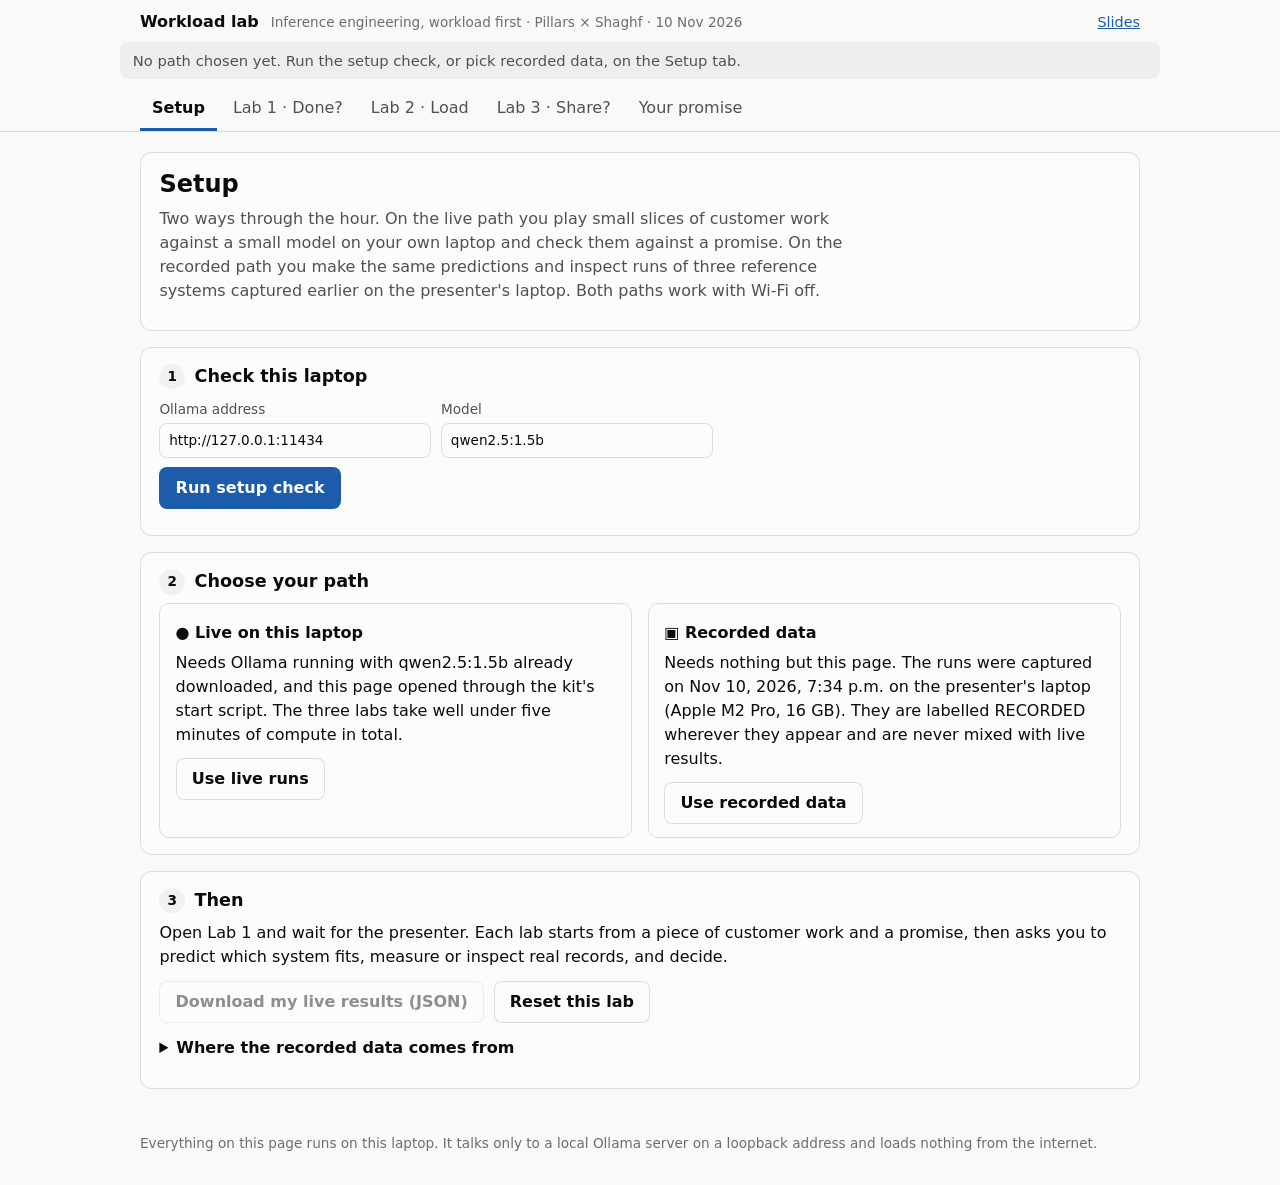
<file: reference/index.html>
<!doctype html>
<html lang="en">
<head>
<meta charset="utf-8">
<meta name="viewport" content="width=device-width, initial-scale=1">
<title>Workload lab · Pillars × Shaghf</title>
<link rel="stylesheet" href="lab.css">
</head>
<body>
<header class="top">
  <div class="top-row">
    <div class="brand">
      <strong>Workload lab</strong>
      <span class="muted">Inference engineering, workload first · Pillars × Shaghf · 10 Nov 2026</span>
    </div>
    <a class="quiet-link" href="../slides/index.html" target="_blank" rel="noopener">Slides</a>
  </div>
  <div id="mode-banner" class="banner" role="status"></div>
  <nav id="tabs" class="tabs" aria-label="Lab sections"></nav>
</header>
<main id="main"></main>
<footer class="foot muted">
  Everything on this page runs on this laptop. It talks only to a local Ollama server on a loopback address and loads nothing from the internet.
</footer>
<noscript><p style="padding:1rem">This lab needs JavaScript. The exercise text is also in <code>docs/EXERCISES.md</code>.</p></noscript>
<script src="data/recorded.js"></script>
<script src="core.js"></script>
<script src="workloads.js"></script>
<script src="charts.js"></script>
<script src="app.js"></script>
</body>
</html>
</file>
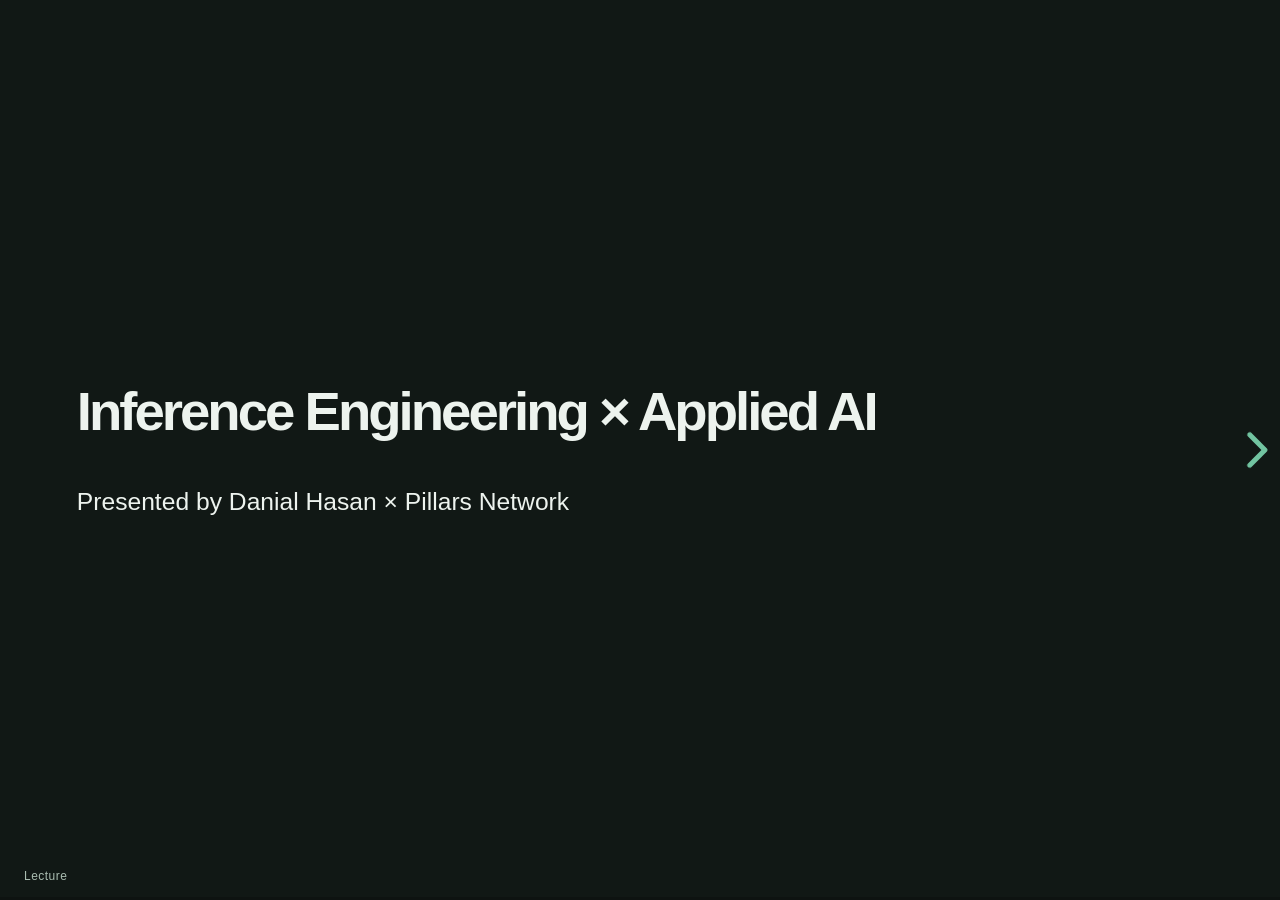
<file: slides/index.html>
<!doctype html>
<html lang="en">
<head>
  <meta charset="utf-8">
  <meta name="viewport" content="width=device-width,initial-scale=1">
  <title>Danial Hasan · Inference engineering</title>
  <link rel="stylesheet" href="vendor/reveal.css">
  <style>
    :root{color-scheme:dark;--paper:#111815;--ink:#edf3ee;--green:#7ed9b2;--muted:#a9bcb0;--line:#344a3f;--surface:#1c2922;--strong-surface:#235641}
    html,body,.reveal-viewport{background:var(--paper)}
    .reveal{font-family:ui-sans-serif,-apple-system,BlinkMacSystemFont,"Segoe UI",sans-serif;color:var(--ink);font-size:32px}
    .reveal .slides{text-align:left}
    .reveal h1{font-size:100px;line-height:1.05;font-weight:750;letter-spacing:-.055em;margin:0 0 35px}
    .reveal p{font-size:32px;line-height:1.5;margin:0}
    .reveal a{color:var(--green);text-decoration:none}
    .reveal .website{font-size:23px;margin-top:70px}
    .reveal .controls{color:var(--green)}
    .reveal .progress{color:var(--green)}
    .session-phase{position:fixed;left:24px;bottom:18px;z-index:20;color:var(--muted);font-family:ui-sans-serif,-apple-system,BlinkMacSystemFont,"Segoe UI",sans-serif;font-size:12px;letter-spacing:.04em;pointer-events:none}
    @media print{.session-phase{display:none}}
    .reveal .slides section,.reveal .slide-background,.reveal .progress span,.reveal .fragment{transition-duration:100ms}
    .reveal .bio h1{font-size:64px;margin-bottom:34px}
    .reveal .bio ul{display:grid;gap:22px;font-size:27px;line-height:1.4;margin:0;padding-left:30px}
    .reveal .bio strong{font-weight:700}
    .bio-layout{display:grid;grid-template-columns:1fr 1.15fr;gap:55px;align-items:center}
    .reveal .bio-layout img{display:block;width:100%;height:auto;margin:0}
    .reveal .bio-layout ul{font-size:29px;gap:30px}
    .bio-later{display:grid;grid-template-columns:1fr 1.05fr;gap:48px;align-items:center}
    .reveal .bio-later ul{font-size:26px;gap:26px}
    .bio-photos{display:grid;grid-template-columns:0.85fr 1.2fr;gap:14px;height:390px}
    .reveal .bio-photos img{width:100%;height:100%;object-fit:cover;object-position:center;margin:0}
    .reveal .title-slide h1{font-size:62px;line-height:1.12;white-space:nowrap}
    .reveal .title-slide p{font-size:28px;margin-top:48px}
    .reveal .fields h1{font-size:58px;margin-bottom:60px}
    .field-columns{display:grid;grid-template-columns:1fr 1fr;gap:90px}
    .reveal .fields h2{font-size:38px;margin:0 0 25px;letter-spacing:-.025em}
    .reveal .fields p{font-size:31px;line-height:1.5;margin-bottom:24px}
    .reveal .fields .example{font-size:24px;color:var(--green);margin-top:32px}
    .reveal .workloads h1{font-size:58px;margin-bottom:28px}
    .reveal .workload-table{width:100%;border-collapse:collapse;font-size:23px;line-height:1.25}
    .reveal .workload-table th{text-align:left;font-size:24px;font-weight:650;padding:0 16px 18px;border-bottom:2px solid var(--ink)}
    .reveal .workload-table td{padding:9px 16px;border-bottom:1px solid var(--line);vertical-align:middle}
    .reveal .workflow-companies .workload-table{font-size:23px;line-height:1.4;table-layout:fixed}
    .reveal .workflow-companies th:nth-child(1){width:18%}
    .reveal .workflow-companies th:nth-child(2){width:27%}
    .reveal .workflow-companies th:nth-child(3){width:27%}
    .reveal .workflow-companies th:nth-child(4){width:28%}
    .reveal .workflow-companies td{padding:16px 16px;vertical-align:top}
    .reveal .workflow-companies td small{display:block;font-size:20px;line-height:1.35;color:var(--muted);margin-top:7px}
    .company-brand{display:flex;align-items:center;gap:16px;font-weight:650;white-space:nowrap}
    .reveal .company-brand img{width:32px;height:32px;box-sizing:border-box;padding:4px;object-fit:contain;margin:0;background:#edf3ee;border-radius:5px}
    .reveal .workload-note{font-size:21px;color:var(--muted);margin-top:24px}
    .reveal .workload-bridge h1{font-size:68px;margin-bottom:48px}
    .bridge-flow{display:grid;grid-template-columns:1fr 50px 1fr 50px 1fr;gap:20px;align-items:start}
    .reveal .bridge-flow h2{font-size:34px;margin:0 0 22px;letter-spacing:-.025em}
    .reveal .bridge-flow p{font-size:28px;line-height:1.45}
    .bridge-arrow{font-size:40px;color:var(--green)}
    .reveal .book-quote{margin:56px 0 0;padding-top:28px;border-top:1px solid var(--line);font-size:29px;line-height:1.5}
    .reveal .book-cite{font-size:20px;margin-top:12px;color:var(--muted)}
    .reveal .workload-examples h1{font-size:62px;margin-bottom:28px}
    .reveal .examples-table{width:100%;border-collapse:collapse;font-size:24px;line-height:1.35}
    .reveal .examples-table th{text-align:left;font-size:23px;padding:10px 14px;border-bottom:2px solid var(--ink)}
    .reveal .examples-table td{padding:15px 14px;vertical-align:top;border-bottom:1px solid var(--line)}
    .reveal .examples-table small{display:block;font-size:19px;color:var(--muted);margin-top:5px}
    .reveal .audience-examples td{padding:10px 14px}
    .reveal .requirements h1,.reveal .sla h1{font-size:60px;margin-bottom:30px}
    .reveal .sla h1{font-size:52px}
    .reveal .requirements td{padding:15px 14px}
    .reveal .source-line{font-size:18px;color:var(--muted);margin-top:24px;line-height:1.4}
    .sla-columns{display:grid;grid-template-columns:1fr 1fr;gap:65px}
    .reveal .sla h2{font-size:31px;margin:0 0 20px}
    .reveal .sla p{font-size:27px;line-height:1.45;margin-bottom:20px}
    .reveal .sla .scenario{font-size:24px;margin-bottom:30px;color:var(--muted)}
    .reveal .sla .sla-foot{font-size:22px;margin-top:25px;padding-top:22px;border-top:1px solid var(--line)}
    .reveal .sla .source-line{font-size:18px;line-height:1.4}
    .time-budget{display:flex;height:52px;margin:24px 0 26px;gap:3px}
    .time-budget span{display:flex;align-items:center;justify-content:center;background:var(--surface);color:var(--ink);font-size:22px;font-weight:650}
    .time-budget .model-time{background:var(--strong-surface);color:#f2fff8}
    .time-budget .reserve-time{background:#343125}
    .reveal .budget-table td{padding:8px 14px}
    .reveal .budget-caption{font-size:24px;line-height:1.4;margin-bottom:15px}
    .workflow-scope{border:2px solid #527361;padding:22px 24px 18px;margin:25px 0 35px}
    .reveal .workflow-scope h2{font-size:28px;margin:0 0 22px}
    .workflow-stages{display:grid;grid-template-columns:1fr 1fr 1fr 1fr 1fr;gap:10px;align-items:stretch}
    .workflow-stages>div{text-align:center;padding:20px 8px;background:var(--surface);font-size:25px}
    .workflow-stages .inference-stage{background:var(--strong-surface);color:#f2fff8}
    .inference-scope{grid-column:3 / 5;border-bottom:3px solid var(--green);text-align:center;padding:12px 0 8px;font-size:24px;font-weight:650}
    .reveal .scope-levers h2{font-size:29px;margin:0 0 15px}
    .reveal .scope-levers p{font-size:25px;line-height:1.45}
    .system-flow{display:flex;gap:12px;align-items:center;margin:25px 0 32px}
    .system-flow .system-node{flex:1;border:1px solid #527361;padding:20px 12px;text-align:center;font-size:26px;line-height:1.3}
    .system-flow .system-arrow{font-size:30px;color:var(--green)}
    .reveal .ontology-table td{padding:13px 14px}
    .reveal .levers-table{font-size:23px}
    .reveal .levers-table td{padding:11px 14px}
    .reveal .slide-subheader{font-size:25px;line-height:1.4;margin:-10px 0 28px;color:var(--green)}
    .reveal .lever-kind{position:absolute;top:-30px;left:0;font-size:18px;font-weight:650;line-height:1.2;color:var(--green)}
    .reveal .lever-kind.applied-kind{color:#f3bb8d}
    .reveal .lever-detail h1,.reveal .hardware-detail h1{font-size:58px;margin-bottom:28px}
    .reveal .lever-intro{font-size:28px;line-height:1.45;margin-bottom:30px}
    .lever-panel{border:1px solid var(--line);padding:24px;margin:16px 0}
    .reveal .lever-panel h2{font-size:25px;margin:0 0 20px;color:var(--muted)}
    .operation-flow{display:flex;align-items:center;gap:14px;font-size:26px;line-height:1.35}
    .operation-flow .operation{padding:16px 20px;background:var(--strong-surface);color:#f2fff8;text-align:center;flex:1}
    .operation-flow .memory{padding:16px 18px;background:var(--surface);text-align:center;flex:1}
    .operation-flow .arrow{color:var(--green)}
    .reveal .lever-result{font-size:27px;line-height:1.45;margin-top:26px}
    .reveal .lever-tradeoff{font-size:23px;line-height:1.45;margin-top:15px;color:var(--muted)}
    .precision-number{font-size:42px;font-weight:650;color:var(--green);white-space:nowrap}
    .token-row{display:flex;gap:8px;align-items:center;font-size:28px;margin:14px 0;flex-wrap:wrap}
    .token-row .token{padding:14px 20px;background:var(--surface)}
    .token-row .shared,.token-row .accepted{background:var(--strong-surface);color:#f2fff8}
    .token-row .rejected{background:#59392c;color:#ffd2b6}
    .token-row .discarded{background:#17221c;color:var(--muted);text-decoration:line-through}
    .reveal .diagram-label{font-size:23px;color:var(--muted);margin:16px 0 8px}
    .batch-comparison{display:grid;grid-template-columns:1fr 1fr;gap:38px}
    .reveal .batch-comparison h2{font-size:29px;margin:0 0 15px}
    .batch-grid{display:grid;grid-template-columns:repeat(4,1fr);gap:7px;font-size:25px;text-align:center}
    .batch-grid span{padding:17px 6px;background:var(--surface)}
    .batch-grid .new-request{background:var(--strong-surface);color:#f2fff8}
    .batch-grid .empty-slot{background:#17221c;color:var(--muted)}
    .reveal .batch-caption{font-size:22px;margin-top:14px;line-height:1.4}
    .phase-budget td:nth-child(2){white-space:nowrap}
    .capacity-row{margin:22px 0}
    .reveal .capacity-label{font-size:25px;margin-bottom:12px}
    .capacity-bar{display:flex;height:60px;font-size:23px;text-align:center;align-items:stretch}
    .capacity-bar span{display:flex;align-items:center;justify-content:center}
    .capacity-bar .weights{background:var(--strong-surface);color:#f2fff8}
    .capacity-bar .free-memory{background:var(--surface)}
    .reveal .application-link{font-size:24px;line-height:1.45;padding-top:20px;margin-top:24px;border-top:1px solid var(--line);color:var(--green)}
    .reveal .lever-panel .example-copy{font-size:27px;line-height:1.5}
    .parallel-branches{display:grid;grid-template-columns:1fr 1fr 1fr;gap:12px;margin-bottom:18px}
    .parallel-branches span{padding:20px 10px;background:var(--strong-surface);color:#f2fff8;text-align:center;font-size:25px}
    .reveal .state-example{font-size:26px;line-height:1.6;margin:0}
    .reveal .contents h1{font-size:72px;margin-bottom:48px}
    .contents-grid{display:grid;grid-template-columns:1fr 1fr;gap:60px}
    .reveal .contents ol{margin:0;padding-left:42px;font-size:30px;line-height:1.4}
    .reveal .contents li{padding-left:8px;margin-bottom:22px}
    .reveal .contents li::marker{color:var(--green);font-weight:650}
    .reveal .contents a{color:inherit;text-decoration:none;text-underline-offset:6px}
    .reveal .contents a:hover,.reveal .contents a:focus-visible{color:var(--green);text-decoration:underline}
    .reveal .contents .workshop-next{font-size:27px;margin-top:32px;padding-top:24px;border-top:1px solid var(--line)}
    .reveal .metrics-slide h1,.reveal .ultrafast-question h1{font-size:60px;margin-bottom:30px}
    .reveal .metrics-definitions{display:grid;grid-template-columns:1fr 1fr;gap:50px;margin-bottom:28px}
    .reveal .metrics-definitions h2{font-size:32px;margin:0 0 12px}
    .reveal .metrics-definitions p{font-size:27px;line-height:1.4}
    .batch-why{display:grid;grid-template-columns:1fr 1fr;gap:48px;margin-top:28px}
    .reveal .batch-why h2{font-size:27px;line-height:1.25;margin:0 0 12px}
    .reveal .batch-why p{font-size:24px;line-height:1.4}
    .reveal .quiz-facts{font-size:27px;line-height:1.5;margin-bottom:34px}
    .reveal .quiz-line{font-size:30px;line-height:1.7;margin:18px 0}
    .quiz-slot{display:inline-grid;min-width:160px;text-align:center;border-bottom:2px solid var(--green);color:var(--green);font-weight:650}
    .quiz-slot>span{grid-area:1/1}
    .reveal .quiz-explanation{font-size:25px;line-height:1.4;margin-top:28px;padding-top:22px;border-top:1px solid var(--line)}
    .request-chips{display:grid;grid-template-columns:repeat(8,1fr);gap:8px;margin:12px 0 22px}
    .request-chips span{padding:12px 4px;background:var(--surface);text-align:center;font-size:23px}
    .reveal .hardware-batch h1,.reveal .disaggregation h1{font-size:56px}
    .reveal .hardware-batch .examples-table{font-size:23px}
    .reveal .disaggregation .lever-intro{font-size:26px;margin-bottom:22px}
    .reveal .disaggregation .lever-panel{padding:18px 22px}
    .reveal .disaggregation .lever-result{font-size:26px}
    .reveal .serving-sla h1{font-size:52px}
    .reveal .serving-sla .examples-table{font-size:24px}
    .reveal .serving-sla .examples-table td:first-child{font-weight:650;width:15%}
    .reveal .serving-sla .lever-result{font-size:26px}
    .reveal .serving-sla .workload-note{font-size:22px}
    .reveal .bitter-lesson h1{font-size:68px;margin-bottom:26px}
    .reveal .bitter-lesson blockquote{font-size:31px;line-height:1.45;margin:0;max-width:1120px}
    .reveal .bitter-lesson .bitter-principle{font-size:26px;line-height:1.4;margin-top:24px}
    .reveal .bitter-lesson h2{font-size:32px;letter-spacing:-.025em;margin:32px 0 20px}
    .reveal .bitter-lesson .system-flow{margin:0 0 26px;gap:10px}
    .reveal .bitter-lesson .system-node{font-size:23px;padding:22px 10px;background:var(--surface);border:0}
    .reveal .bitter-lesson .bitter-example{font-size:26px;line-height:1.45}
    .reveal .bitter-lesson .source-line{margin-top:14px}
    .reveal .bitter-lesson .bitter-role{font-size:27px;font-weight:650;color:var(--green);margin-top:22px;padding-top:18px;border-top:1px solid var(--line)}
    .reveal .workshop-setup h1{font-size:62px;margin-bottom:30px}
    .reveal .workshop-setup .repo-link{font-size:30px;font-weight:650;overflow-wrap:anywhere;margin-bottom:36px}
    .reveal .workshop-setup h2{font-size:28px;margin:0 0 18px}
    .reveal .workshop-setup blockquote{font-size:29px;line-height:1.5;margin:0;padding:22px 26px;background:var(--surface);border-left:4px solid var(--green)}
    .reveal .workshop-setup .setup-ready{font-size:24px;margin-top:28px}
      .reveal a:focus-visible{outline:2px solid var(--green);outline-offset:5px}
    ::selection{background:#365c48;color:#ffffff}
    #workshop-shared h2{font-size:32px;margin:0 0 18px}
    #workshop-shared .field-columns{gap:50px;margin:28px 0}
    #workshop-shared .field-columns p{font-size:27px;line-height:1.45;margin-bottom:18px}
    .closing-grid{display:grid;grid-template-columns:1fr 420px;gap:80px;align-items:center}
    .reveal .closing-slide .closing-eyebrow{font-size:21px;text-transform:uppercase;letter-spacing:.16em;color:var(--green);margin-bottom:25px}
    .reveal .closing-slide h1{font-size:86px;line-height:1.05;margin:0 0 24px}
    .reveal .closing-name{font-size:34px;margin-bottom:38px;color:var(--muted)}
    .closing-socials{display:grid;gap:20px}
    .reveal .closing-socials a{display:block;color:var(--ink);font-size:28px;line-height:1.4;padding:0 0 17px;border-bottom:1px solid var(--line)}
    .reveal .closing-socials small{display:block;font-size:18px;color:var(--green);margin-bottom:5px}
    .closing-qr{background:#fff;padding:28px;border-radius:22px;text-align:center}
    .reveal .closing-qr img{display:block;width:100%;height:auto;margin:0}
    .reveal .closing-qr p{font-size:25px;font-weight:650;color:#18352f;margin-top:12px}
  </style>
</head>
<body>
  <div class="reveal"><div class="slides">
    <section class="title-slide">
      <h1>Inference Engineering × Applied AI</h1>
      <p>Presented by Danial Hasan × Pillars Network</p>
    </section>
    <section>
      <h1>Danial Hasan</h1>
      <p>Member of Technical Staff · Appear</p>
    </section>
    <section class="bio">
      <h1>Who I am</h1>
      <div class="bio-layout"><div>
      <ul>
        <li>Started programming at <strong>13</strong>.</li>
        <li>Turned down a Waterloo offer to work full time at <strong>Compass Digital</strong>, building software for restaurant operators to manage logistics and operations.</li>
      </ul>
      </div><img src="assets/kitchen-display.jpg" alt="Restaurant worker using a kitchen display to manage orders"></div>
    </section>
    <section class="bio">
      <h1>Who I am</h1>
      <div class="bio-later"><div>
      <ul>
        <li>Moved to downtown Toronto about three years ago.</li>
        <li>Led workshops on Claude Code, agent orchestration, harness engineering, and mechanistic interpretability; collaborated with <strong>AWS in 2025</strong>.</li>
        <li>Built <strong>2 startups</strong>, started an <strong>AI consulting business</strong>.</li>
        <li>Now <strong>Member of Technical Staff at Appear</strong>, a growth engineering startup.</li>
      </ul>
      </div><div class="bio-photos">
        <img src="assets/rootly-workshop.webp" alt="Danial presenting Context Engineering for Agent Swarms at Rootly">
        <img src="assets/buildfuture-stage.webp" alt="Danial presenting Using Codex for Product and Harness Engineering at BuildFuture">
      </div></div>
      <aside class="notes">Career details supplied by Danial. Workshop history: https://luma.com/user/danialhasan . AWS collaboration: https://luma.com/m67l61pa . Rootly and BuildFuture photographs identified on https://www.danialh.com/ and selected by Danial.</aside>
    </section>
    <section class="contents">
      <h1>What we’ll cover</h1>
      <div class="contents-grid">
        <ol>
          <li><a href="#/workloads">Workloads</a></li>
          <li><a href="#/service-commitments">Service commitments ($$$)</a></li>
          <li><a href="#/ontologies">Ontologies</a></li>
          <li><a href="#/hardware">Hardware</a></li>
          <li><a href="#/prefill-and-decode">Prefill and decode</a></li>
        </ol>
        <ol start="6">
          <li><a href="#/inference-engineering-levers">Inference engineering levers</a></li>
          <li><a href="#/applied-ai-levers">Applied AI levers</a></li>
          <li><a href="#/putting-it-together">Putting it together</a></li>
          <li><a href="#/workshop">Workshop</a></li>
          <li><a href="#/connect">Stay in touch</a></li>
        </ol>
      </div>
    </section>
    <section id="workshop-setup" class="workshop-setup">
      <h1>Get ready before the lecture</h1>
      <p class="repo-link"><a href="https://github.com/danialhasan/inference-engineering-workshop">github.com/danialhasan/inference-engineering-workshop</a></p>
      <h2>Give your coding agent the repo and this instruction:</h2>
      <blockquote>“I’m at an inference engineering workshop. Read this repository and follow its setup instructions on this machine. Check that the local model and dashboard work, and fix any setup issues. Leave the exercises ready for me.”</blockquote>
      <p class="setup-ready">Ready means: Qwen2.5 1.5B runs locally, a live test finishes, and the dashboard is open.</p>
    </section>
    <section class="section-divider" data-phase="Lecture">
      <h1>Lecture</h1>
      <p>Workloads, systems, and engineering decisions.</p>
    </section>
    <section id="workloads" class="section-divider" data-subsection="Workloads">
      <h1>Workloads</h1>
      <p>The work people need done determines what the system must deliver.</p>
    </section>
    <section class="fields">
      <h1>Inference engineering and applied AI</h1>
      <div class="field-columns">
        <div>
          <h2>Inference engineering</h2>
          <p>Build the systems that run trained AI models.</p>
          <p>Make model responses fast, reliable, and efficient.</p>
          <p class="example">Example: the server that runs a model.</p>
        </div>
        <div>
          <h2>Applied AI</h2>
          <p>Use AI models to solve a problem.</p>
          <p>Build the application, connect its tools, and check its results.</p>
          <p class="example">Example: a coding agent.</p>
        </div>
      </div>
    </section>
    <section class="workloads">
      <h1>Inference engineering and applied AI</h1>
      <table class="workload-table">
        <thead><tr><th>Company</th><th>Inference engineering</th><th>Applied AI</th></tr></thead>
        <tbody>
          <tr><td><span class="company-brand"><img src="assets/logos/baseten.png" alt="">Baseten</span></td><td>Model serving</td><td>—</td></tr>
          <tr><td><span class="company-brand"><img src="assets/logos/modal.svg" alt="">Modal</span></td><td>GPU compute and model serving</td><td>—</td></tr>
          <tr><td><span class="company-brand"><img src="assets/logos/groq.svg" alt="">Groq</span></td><td>Inference hardware and API</td><td>—</td></tr>
          <tr><td><span class="company-brand"><img src="assets/logos/together.png" alt="">Together AI</span></td><td>Shared and dedicated model serving</td><td>—</td></tr>
          <tr><td><span class="company-brand"><img src="assets/logos/fireworks.ico" alt="">Fireworks</span></td><td>Model serving and optimization</td><td>—</td></tr>
          <tr><td><span class="company-brand"><img src="assets/logos/cursor.svg" alt="">Cursor</span></td><td>Composer serving</td><td>Editor and coding agent</td></tr>
          <tr><td><span class="company-brand"><img src="assets/logos/opencode.svg" alt="">OpenCode</span></td><td>Zen · managed model access</td><td>OpenCode · coding agent</td></tr>
          <tr><td><span class="company-brand"><img src="assets/logos/factory.svg" alt="">Factory</span></td><td>Managed inference</td><td>Droid · coding agent</td></tr>
          <tr><td><span class="company-brand"><img src="assets/logos/coderabbit.png" alt="">CodeRabbit</span></td><td>—</td><td>Code review</td></tr>
          <tr><td><span class="company-brand"><img src="assets/logos/harvey.png" alt="">Harvey</span></td><td>—</td><td>Legal research and document work</td></tr>
        </tbody>
      </table>
      <p class="workload-note">Selected workloads. One company can work in both areas.</p>
      <aside class="notes">Classify the illustrated workloads, not every activity in each company. Managed model access can route to external inference providers; it does not establish ownership of GPU infrastructure. OpenCode Zen describes itself as a gateway working with providers. Sources: https://opencode.ai/docs/zen/ ; https://docs.factory.com/models ; https://docs.factory.com/droid-cli/settings ; https://cursor.com/resources/Composer2.pdf ; https://www.baseten.co/ ; https://modal.com/ . Additional sources: https://groq.com/ ; https://www.together.ai/serverless-inference ; https://fireworks.ai/inference ; https://www.coderabbit.ai/ide ; https://www.harvey.ai/ . A dash means no workload example is shown in that column, not that the company does no work in that area. Logos are from the official company sites. Reviewed November 10, 2026.</aside>
    </section>
    <section class="workload-bridge">
      <h1>It's all about the workload</h1>
      <div class="bridge-flow">
        <div><h2>Applied AI</h2><p>Define the task.<br>Check the result.</p></div>
        <span class="bridge-arrow" aria-hidden="true">→</span>
        <div><h2>The workload</h2><p>What inputs?<br>How much output?<br>How many requests?</p></div>
        <span class="bridge-arrow" aria-hidden="true">→</span>
        <div><h2>Inference engineering</h2><p>Run that work within its time, cost, and quality requirements.</p></div>
      </div>
      <blockquote class="book-quote">“Every inference engineering decision you make will be downstream of your use case.”</blockquote>
      <p class="book-cite">Philip Kiely, <em>Inference Engineering</em> (2026), §1.2 “About Your App,” p. 27</p>
      <aside class="notes">Direct quote transcribed from the supplied book, printed page 27. The diagram is our explanation, not a quotation. Chapter 4 §4.5, pp. 112–113 expands workload characterization to sequence lengths, traffic volume and pattern, request contents, and input parameters. Distinguish the requests being processed from the time, quality and cost requirements imposed on the system. Source: Philip Kiely, Inference Engineering, Baseten Books, 2026.</aside>
    </section>
    <section class="workloads workflow-companies">
      <h1>Workloads in the industry</h1>
      <table class="workload-table">
        <thead><tr><th>Company</th><th>Workload</th><th>Input → output</th><th>What matters?</th></tr></thead>
        <tbody>
          <tr><td><span class="company-brand"><img src="assets/logos/baseten.png" alt="">Baseten</span></td><td><strong>Model serving</strong><small>An app asks a model to summarize a document.</small></td><td>Model requests → generated responses</td><td>Response time, capacity, and cost.</td></tr>
          <tr><td><span class="company-brand"><img src="assets/logos/modal.svg" alt="">Modal</span></td><td><strong>Batch inference</strong><small>Classify 10,000 support tickets overnight.</small></td><td>Many input records → model results</td><td>Finish by the deadline at a low cost.</td></tr>
          <tr><td><span class="company-brand"><img src="assets/logos/cursor.svg" alt="">Cursor</span></td><td><strong>Coding agent</strong><small>Fix a login bug and run the tests.</small></td><td>Task + code + tool results → code changes</td><td>Complete the task correctly across many calls.</td></tr>
          <tr><td><span class="company-brand"><img src="assets/logos/coderabbit.png" alt="">CodeRabbit</span></td><td><strong>Code review</strong><small>Check a proposed code change for bugs.</small></td><td>Code changes + context → review findings</td><td>Find real problems with few false alarms.</td></tr>
          <tr><td><span class="company-brand"><img src="assets/logos/harvey.png" alt="">Harvey</span></td><td><strong>Legal research</strong><small>Find when a customer can cancel a contract.</small></td><td>Question + sources → answer with citations</td><td>Use the right sources and support the answer.</td></tr>
        </tbody>
      </table>
      <p class="workload-note">One application workflow can make many model requests.</p>
      <aside class="notes">Illustrative workflows, not measured traffic or exhaustive descriptions of each company. Two inference-focused examples, two application-focused examples, and Cursor spanning both. A dash means no example is shown, not that the company does no work in that area. Baseten: https://docs.baseten.co/inference/model-apis/overview . Modal: https://modal.com/ . Cursor model and agent: https://cursor.com/resources/Composer2.pdf and https://cursor.com/ . CodeRabbit: https://www.coderabbit.ai/ . Harvey research: https://www.harvey.ai/ . Workload characterization: Philip Kiely, Inference Engineering (2026), §4.5, pp. 112–113. Reviewed November 10, 2026.</aside>
    </section>
    <section class="workload-examples audience-examples">
      <h1>Workloads in this room</h1>
      <table class="examples-table">
        <thead><tr><th>Audience project</th><th>Possible model workload</th><th>What matters?</th></tr></thead>
        <tbody>
          <tr><td>RAG pipeline on AWS</td><td>Question + retrieved text → answer</td><td>Relevant sources and response time</td></tr>
          <tr><td>Enterprise AI research</td><td>Documents → report with sources</td><td>Long inputs and supported claims</td></tr>
          <tr><td>UN contract scraper</td><td>Contract pages → structured fields</td><td>Accurate extraction at volume</td></tr>
          <tr><td>AI damage assessment</td><td>Images → damage assessment</td><td>Image detail and accuracy</td></tr>
          <tr><td>IDS anomaly detection</td><td>Network activity → anomaly score</td><td>Rare threats and false alarms</td></tr>
          <tr><td>Calendar, Notion, and home agents</td><td>Request + tool results → next action</td><td>Correct actions across repeated calls</td></tr>
        </tbody>
      </table>
      <p class="workload-note">MCP servers and the 900 GB streaming platform provide infrastructure.<br>Any model calls they make create an inference workload.</p>
      <aside class="notes">Source: organizer-provided audience summary, WhatsApp Image 2026-11-03 at 10.30.23.jpeg, based on 41 registrations. Project names are reported by the organizer. Model workloads and requirements here are proposed examples for discussion, not verified implementations. In particular the contract scraper may be deterministic, IDS need not use a language model, and a streaming platform or MCP server does not necessarily perform inference. Ask participants how their actual systems work. The reported $3k/month saving is not independently verified and is not reproduced here.</aside>
    </section>
    <section id="service-commitments" class="section-divider" data-subsection="Service commitments">
      <h1>Service commitments</h1>
      <p>Turn customer needs into measurable promises, costs, and consequences.</p>
    </section>
    <section class="sla">
      <h1>An example enterprise service level agreement</h1>
      <div class="sla-columns">
        <div>
          <h2>The work covered</h2>
          <p><strong>One request = one report job:</strong><br>one question + source documents → one report with citations.</p>
          <p>Each job: up to <strong>16,000 input tokens</strong> and <strong>1,000 output tokens</strong>.</p>
          <p>The application handles up to <strong>20 report jobs at once</strong>, including queued jobs.</p>
          <p>Example fee: <strong>US$20,000 per month</strong>.</p>
        </div>
        <div>
          <h2>The monthly commitments</h2>
          <p><strong>95%</strong> of eligible requests return a complete report within <strong>30 seconds</strong>.</p>
          <p><strong>99.9%</strong> of eligible requests succeed within the <strong>60-second timeout</strong>.</p>
          <p>If either target is missed, a <strong>5% service credit</strong> means <strong>US$1,000</strong> toward a future bill.</p>
        </div>
      </div>
      <p class="sla-foot">The measurement is the service level indicator (SLI), and its target is the service level objective (SLO).<br>The agreement and its consequences form the service level agreement (SLA).</p>
      <p class="source-line">Terminology: Google, <a href="https://sre.google/sre-book/service-level-objectives/">Site Reliability Engineering, chapter 4</a>. Terms and fee above are illustrative.</p>
      <aside class="notes">This simplified teaching example is not legal advice or an actual vendor SLA. Eligible means valid requests within the stated input, output and concurrency limits. Measure from receipt at the service boundary until the complete response is sent, including queueing, retrieval and inference; do not describe this as browser-observed latency. All eligible requests form the monthly denominator, including service rejections and failures. Failures count as latency misses. Success means a complete report response with citation fields and no service error within 60 seconds; it does not establish factual correctness. A result after 30 but within 60 seconds can pass the success target and miss the latency target. A single 5% credit applies if either or both targets are missed. Keep answer quality as a separate explicit release gate. A production contract would need fuller definitions and remedies. An internal SLO can be tighter than the contractual target; do not conflate them. Source for terminology, not numerical promises: https://sre.google/sre-book/service-level-objectives/ .</aside>
    </section>
    <section class="sla">
      <h1>Real prices and service credits</h1>
      <div class="sla-columns">
        <div>
          <h2>OpenAI · GPT-6.1 Sol</h2>
          <p><strong>Standard pricing per million tokens:</strong><br>US$2 input · US$10 output.</p>
          <p>Our 16,000-input + 1,000-output job:<br><strong>US$0.042 per report</strong>.</p>
          <p>100,000 reports per month:<br><strong>US$4,200 in model usage</strong>.</p>
        </div>
        <div>
          <h2>Baseten · published credit tiers</h2>
          <p>For an illustrative <strong>US$100,000 monthly bill</strong> for the affected service:</p>
          <table class="examples-table budget-table">
            <thead><tr><th>Monthly availability</th><th>Credit</th></tr></thead>
            <tbody>
              <tr><td>99.5% to below 99.9%</td><td><strong>US$10,000</strong> · 10%</td></tr>
              <tr><td>99.0% to below 99.5%</td><td><strong>US$15,000</strong> · 15%</td></tr>
              <tr><td>Below 99.0%</td><td><strong>US$30,000</strong> · 30%</td></tr>
            </tbody>
          </table>
        </div>
      </div>
      <p class="sla-foot">These are different providers' terms. Neither promises our complete application will respond in 30 seconds.</p>
      <p class="source-line">Sources: OpenAI <a href="https://developers.openai.com/api/docs/pricing">Standard pricing</a> · <a href="https://www.baseten.co/service-level-agreement">Baseten service level agreement</a>, checked November 10, 2026.<br>US dollars. Model-cost example excludes caching, tools, retries, taxes, and other application costs. Baseten bill size is assumed.</p>
      <aside class="notes">GPT-6.1 Sol Standard only. Published short-context rates are $2 per million input tokens and $10 per million output tokens. With one call per report, 16,000 uncached input tokens and 1,000 total billable output tokens, cost is 0.016*2+0.001*10=$0.042. At 100,000 identical reports this is $4,200 in model usage. Job count and token volumes are illustrative, not measured. Reasoning tokens, when generated, are billable output and must fit the assumed 1,000 total here; additional reasoning increases cost. Caching, tool calls, retries, retrieval, storage, networking, support and taxes are excluded. This is a usage estimate, not reserved capacity or an all-inclusive enterprise quote, and it does not guarantee the application's 30-second response. Source checked November 10, 2026: https://developers.openai.com/api/docs/pricing . Baseten's September 15, 2026 terms cover eligible managed Dedicated Inference and Model APIs, target 99.9% monthly system availability, and list credits of 10%, 15% and 30% in the shown bands. The $100,000 affected-service bill is assumed to translate percentages into dollars. Credits apply to future service, subject to exclusions and the claim process, including its 24-hour request window. Availability does not cover scaling beyond reserved capacity. These examples are separate provider terms. The preceding $20,000 application fee and 5% credit remain fictional.</aside>
    </section>
    <section class="workload-examples requirements">
      <h1>What does that promise require?</h1>
      <table class="examples-table">
        <thead><tr><th>Requirement</th><th>Engineering decision</th><th>Evidence we need</th></tr></thead>
        <tbody>
          <tr><td>A complete report in 30 seconds</td><td>Budget time for retrieval, queues, and generation.</td><td>End-to-end latency, including the slowest 5%.</td></tr>
          <tr><td>Long inputs and 20 requests in flight</td><td>Size memory and capacity; tune batching against queue delay.</td><td>A load test with these input and output sizes.</td></tr>
          <tr><td>99.9% successful responses</td><td>Plan spare capacity, failover, and bounded retries.</td><td>Failure tests and monthly service measurements.</td></tr>
          <tr><td>Supported answers at a viable cost</td><td>Evaluate model choice, retrieval, and caching together.</td><td>Answer quality and cost per successful report.</td></tr>
        </tbody>
      </table>
      <p class="workload-note">A faster model call helps only if the complete service meets its requirements.</p>
      <p class="source-line">Kiely, <em>Inference Engineering</em> (2026), §1.4.2, p. 37; §4.5, pp. 112–114.<br>Engineering choices are proposed responses to the fictional SLA, not measured guarantees.</p>
      <aside class="notes">Start with a measured baseline. Break down the 30-second service budget before choosing an optimization. Test the stated workload envelope and realistic arrival patterns, not only 20 synchronized requests once. Long inputs and concurrent sequences affect cache memory and capacity. Larger batches can improve throughput but increase waiting time, so measure whether they help this latency objective. A single benchmark does not prove a monthly 99.9% service commitment. Failure recovery must fit the timeout and preserve correctness; fallback models need separate quality evaluation. The book's §1.4.2 distinguishes inference-only and end-to-end time and says infrastructure deserves attention when generation is fast but end-to-end time is slow. §4.5 explains representative benchmarking. Supported answers and cost are additional product and business requirements in this example, not silently added SLA terms.</aside>
    </section>
    <section class="workload-examples requirements">
      <h1>Where do the 30 seconds go?</h1>
      <p class="budget-caption">An example budget: 24 seconds of work, with 6 seconds of headroom.</p>
      <div class="time-budget" role="img" aria-label="Example 30-second budget: retrieve sources 3, queue 2, process input 4, generate report 14, validate and send 1, headroom 6 seconds.">
        <span style="flex:3">3</span><span style="flex:2">2</span><span class="model-time" style="flex:4">4</span><span class="model-time" style="flex:14">14</span><span style="flex:1">1</span><span class="reserve-time" style="flex:6">6</span>
      </div>
      <table class="examples-table budget-table">
        <thead><tr><th>Stage</th><th>Budget</th><th>What happens</th></tr></thead>
        <tbody>
          <tr><td>Retrieve sources</td><td>3 seconds</td><td>Find the documents needed for the answer.</td></tr>
          <tr><td>Wait for model capacity</td><td>2 seconds</td><td>The request waits in a queue.</td></tr>
          <tr><td>Process the input</td><td>4 seconds</td><td>The model reads the prompt and sources: prefill.</td></tr>
          <tr><td>Generate the report</td><td>14 seconds</td><td>The model produces the output tokens: decode.</td></tr>
          <tr><td>Validate and send</td><td>1 second</td><td>Check the response format and return the report.</td></tr>
          <tr><td>Headroom</td><td>6 seconds</td><td>Allow for variation across requests.</td></tr>
        </tbody>
      </table>
      <p class="source-line">Illustrative allocation, not a measurement. Time runs from service receipt to complete response.<br>Kiely, <em>Inference Engineering</em> (2026), §1.4.2, p. 37.</p>
      <aside class="notes">Continue the same fictional document-research service: up to 16,000 input tokens, 1,000 output tokens and 20 requests in flight. Assume sources are already indexed and this request uses retrieval followed by one model call, with no agent tool loop. The numbers allocate a possible engineering budget and do not establish that any chosen model or hardware can meet it. Prefill and decode are simplified labels: tokenization, transfer, sampling and internal scheduler waits must be assigned consistently in the actual trace. The final one-second allowance covers format checking and response transmission to the service boundary, not proof of factual correctness or the user's network. Headroom is unused allowance, not an actual processing stage or permission to sleep. Stage percentile values do not add to an end-to-end percentile; trace whole requests and check the overall 95% target directly. A client could see the first streamed token much earlier while still waiting too long for the complete report. Book source: §1.4.2, p.37 on end-to-end measurement.</aside>
    </section>
    <section id="ontologies" class="section-divider" data-subsection="Ontologies">
      <h1>Ontologies</h1>
      <p>The parts of inference systems, AI applications, and the businesses around them.</p>
    </section>
    <section class="workload-examples requirements">
      <h1>Two layers, different levers</h1>
      <div class="workflow-scope">
        <h2>Applied AI owns the complete application workflow</h2>
        <div class="workflow-stages">
          <div>Retrieve<br>sources</div><div>Wait for<br>capacity</div><div class="inference-stage">Process<br>input</div><div class="inference-stage">Generate<br>report</div><div>Validate<br>and send</div>
          <span class="inference-scope">Inference engineering runs the model</span>
        </div>
      </div>
      <div class="field-columns scope-levers">
        <div><h2>Applied AI levers</h2><p>Choose sources, shape the prompt, coordinate calls, and check the result.</p></div>
        <div><h2>Inference engineering levers</h2><p>Manage model memory, reuse computation, tune batching, and improve execution.</p></div>
      </div>
      <p class="workload-note">Both affect the 30-second result. Queue time also depends on serving capacity.</p>
      <aside class="notes">This is a teaching view of two overlapping layers, not an exclusive division of engineering jobs. Applied AI includes the full application flow, including how it calls the model and consumes its result. Inference engineering specializes in executing that model workload and serving it at the required quality, speed, reliability and cost. Input processing and generation are highlighted as the model execution stages. Serving capacity, scheduling, batching and warm workers also influence waiting time, so the unhighlighted queue is not outside inference engineering's remit. Prompt length and output requirements are set at the application layer but directly affect execution cost and latency. Retrieval may itself use embedding or reranking inference; the simplified diagram treats retrieval as one application stage without claiming it contains no models. Based on the prior illustrative 30-second workflow. Framing is our explanation, not a direct book quote; see Philip Kiely, Inference Engineering (2026), §1.2, pp.27–30; §1.4.2, p.37.</aside>
    </section>
    <section class="workload-examples requirements">
      <h1>Inside an inference system</h1>
      <div class="system-flow">
        <div class="system-node">Requests</div><span class="system-arrow">→</span><div class="system-node">Queue and<br>scheduler</div><span class="system-arrow">→</span><div class="system-node">Model execution</div><span class="system-arrow">→</span><div class="system-node">Outputs</div>
      </div>
      <table class="examples-table ontology-table">
        <thead><tr><th>Part</th><th>How it connects</th></tr></thead>
        <tbody>
          <tr><td>Model</td><td>Its learned weights define the computation needed for a response.</td></tr>
          <tr><td>Runtime</td><td>Runs that computation using optimized operations on the hardware.</td></tr>
          <tr><td>Hardware and memory</td><td>Hold model weights and request state, and perform the computation.</td></tr>
          <tr><td>Cache</td><td>Stores reusable computation, which can reduce repeated work.</td></tr>
          <tr><td>Serving system</td><td>Routes requests across model replicas and manages available capacity.</td></tr>
        </tbody>
      </table>
      <p class="source-line">Kiely, <em>Inference Engineering</em> (2026), chapters 2–5 and 7.<br>A simplified map of the parts and their relationships.</p>
      <aside class="notes">This is an ontology in the practical sense: what things exist and how they relate. Distinguish model (weights and architecture), runtime (software that executes the model), hardware (compute and memory), transient per-request state, cache and serving deployment. A replica is another running copy of a model service, not a different trained model. Scheduling chooses which waiting requests participate in an execution step; batching groups work. Routing chooses a replica. Measurements across these components identify the bottleneck before selecting a lever. The pipeline is simplified: scheduling and execution interleave during generation. Book references: chapters 2 neural networks, 3 hardware, 4 software, 5 techniques, 7 production.</aside>
    </section>
    <section class="workload-examples requirements">
      <h1>Inside an applied AI system</h1>
      <div class="system-flow">
        <div class="system-node">User task</div><span class="system-arrow">→</span><div class="system-node">Context and<br>instructions</div><span class="system-arrow">→</span><div class="system-node">Model calls<br>and tools</div><span class="system-arrow">→</span><div class="system-node">Checked result</div>
      </div>
      <table class="examples-table ontology-table">
        <thead><tr><th>Part</th><th>How it connects</th></tr></thead>
        <tbody>
          <tr><td>Task and success criteria</td><td>Define the useful outcome and how to judge it.</td></tr>
          <tr><td>Context</td><td>Supplies instructions, retrieved sources, and working history.</td></tr>
          <tr><td>Tools and state</td><td>Read or change external systems and retain progress.</td></tr>
          <tr><td>Orchestration</td><td>Coordinates model calls, tool results, retries, and stopping.</td></tr>
          <tr><td>Evaluation and controls</td><td>Check result quality and constrain which actions are allowed.</td></tr>
        </tbody>
      </table>
      <p class="source-line">Examples: Cursor, OpenCode, and Factory coordinate coding work; CodeRabbit reviews code; Harvey supports legal work.<br>Product examples from the earlier company slide; this system map is our explanation.</p>
      <aside class="notes">The application uses the inference system from the previous slide as a component, potentially through a provider API. The flow may loop: a tool result becomes context for the next model call. State can include code changes, a calendar event or the application's own stored progress. Evaluation judges the useful task outcome; a successful HTTP response does not prove that outcome. Tool permissions and approvals belong to application controls. The exact internal architectures of these named companies are not asserted. Sources are the official product pages in the earlier company slide. The conceptual framing extends Kiely §1.2, pp.27–30, and is not a direct book quote.</aside>
    </section>
    <section class="workload-examples requirements">
      <h1>Where the businesses fit</h1>
      <div class="system-flow">
        <div class="system-node">Customer</div><span class="system-arrow">→</span><div class="system-node">AI product</div><span class="system-arrow">→</span><div class="system-node">Model service</div><span class="system-arrow">→</span><div class="system-node">Compute</div>
      </div>
      <table class="examples-table ontology-table">
        <thead><tr><th>What is supplied</th><th>Examples from our company table</th><th>What the buyer needs</th></tr></thead>
        <tbody>
          <tr><td>A useful application</td><td>Cursor · OpenCode · Factory Droid<br>CodeRabbit · Harvey</td><td>The work completed well.</td></tr>
          <tr><td>Managed model access</td><td>OpenCode Zen · Factory managed inference</td><td>Access to models through a service.</td></tr>
          <tr><td>Model serving</td><td>Baseten · Together AI · Fireworks · Groq</td><td>Reliable model responses at the required scale.</td></tr>
          <tr><td>Compute and infrastructure</td><td>Modal · Groq</td><td>Capacity to run the workload.</td></tr>
        </tbody>
      </table>
      <p class="workload-note">One company can supply several layers. Cursor combines an application with its own model and serving work.</p>
      <p class="source-line">Selected product roles, not exclusive company categories. Sources: official product pages cited on the company slide.</p>
      <aside class="notes">Read the arrows as dependencies and service relationships, not a claim that every product buys from the next named company. Products can self-host, consume a provider API, or combine both. OpenCode is also an open-source product; using it does not imply paying for the software. Managed access may route to another provider and does not prove ownership of inference hardware. Modal supplies compute and supports serving; Groq supplies inference hardware and a hosted service. A model developer is another possible business role; Cursor's Composer is one example already present in the deck. The customer contract applies to the delivered service, while supplier commitments cover components and do not automatically guarantee the application's end-to-end promise. Sources: https://cursor.com/resources/Composer2.pdf ; https://opencode.ai/docs/zen/ ; https://docs.factory.com/models ; https://docs.factory.com/droid-cli/settings ; https://www.baseten.co/ ; https://modal.com/ ; https://groq.com/ ; https://www.together.ai/serverless-inference ; https://fireworks.ai/inference ; https://www.coderabbit.ai/ide ; https://www.harvey.ai/ .</aside>
    </section>
    <section id="hardware" class="section-divider" data-subsection="Hardware">
      <h1>Hardware</h1>
      <p>How compute, memory, and bandwidth shape what a system can do.</p>
    </section>
    <section class="hardware-detail">
      <h1>What is a GPU?</h1>
      <p class="lever-intro">A graphics processing unit is a processor built to do many similar calculations at the same time. That makes it useful for the matrix operations in AI models.</p>
      <div class="lever-panel">
        <h2>One operation, many pieces of data</h2>
        <div class="operation-flow"><span class="memory">2</span><span class="memory">4</span><span class="memory">6</span></div>
        <div class="parallel-branches" style="margin:14px 0"><span>× 3</span><span>× 3</span><span>× 3</span></div>
        <div class="operation-flow"><span class="memory">6</span><span class="memory">12</span><span class="memory">18</span></div>
      </div>
      <p class="lever-result"><strong>Compute</strong> is the calculation capacity: how much arithmetic the processor can perform per second.</p>
      <p class="lever-tradeoff">A central processing unit (CPU) handles general program logic; a GPU accelerates large amounts of parallel arithmetic.</p>
      <p class="source-line">Kiely, <em>Inference Engineering</em> (2026), §§3.1–3.1.1, pp. 74–75.<br>Illustrative arithmetic, not a chip diagram or benchmark.</p>
      <aside class="notes">The book describes GPUs as performing a uniform operation over many independent data items and connects that ability to matrix multiplication in inference. Three lanes illustrate parallel work, not a literal GPU core count or timing claim. CPUs also support parallel and vector operations; this is a difference in specialization, not an absolute division. Modern GPUs include specialized matrix arithmetic units. Compute is often specified as floating-point operations per second, abbreviated FLOPS; compare the same number format and dense or sparse assumptions before comparing specifications. Do not equate more advertised compute with faster performance for every workload.</aside>
    </section>
    <section class="hardware-detail">
      <h1>Memory: does the work fit?</h1>
      <p class="lever-intro">The model's weights are the numbers learned during training. Memory must hold those weights and the working state of active requests.</p>
      <div class="lever-panel">
        <h2>Illustration: a model with 7 billion weights, stored at 16 bits each</h2>
        <div class="operation-flow"><span class="memory">7 billion<br>weights</span><span class="arrow">×</span><span class="memory">2 bytes<br>per weight</span><span class="arrow">=</span><span class="operation">About 14 GB<br>for weights alone</span></div>
      </div>
      <div class="lever-panel"><div class="operation-flow"><span class="memory">Model weights</span><span class="arrow">+</span><span class="memory">Active request state</span><span class="arrow">+</span><span class="memory">Runtime workspace</span><span class="arrow">→</span><span class="operation">Total memory<br>needed</span></div></div>
      <p class="lever-result">Longer context and more simultaneous requests need more working memory.</p>
      <p class="lever-tradeoff">More memory can hold a larger batch, but the batch must still meet each user’s time limit.</p>
      <p class="source-line">Adapted from the book's sizing rule: Kiely, <em>Inference Engineering</em> (2026), §3.1.2, pp. 76–77; §5.4, p. 142.<br>The 14 GB estimate excludes request state, workspace, and storage overhead.</p>
      <aside class="notes">One byte contains eight bits, so 16-bit weights use two bytes per value. Seven billion times two bytes is 14 billion bytes, or 14 decimal GB. This is an illustrative model size, not a named model specification. The book gives the related rule that a billion 8-bit parameters requires about one GB for weights. Request state includes cached attention values used during generation. Actual memory sizing also includes activations, workspaces, metadata and fragmentation. A particular workload may fail or slow down even if its weights fit. Apple silicon shares physical memory across the system, unlike the separate onboard memory on the datacenter GPUs discussed here, so do not treat installed Mac memory as wholly available to one model.</aside>
    </section>
    <section class="hardware-detail">
      <h1>Bandwidth: can data arrive fast enough?</h1>
      <p class="lever-intro">Memory capacity tells us how much fits. Memory bandwidth tells us how many bytes can move between memory and computation each second.</p>
      <div class="lever-panel"><div class="operation-flow"><span class="memory">Weights and<br>request state</span><span class="arrow">→</span><span class="operation">Memory bandwidth<br>carries the data</span><span class="arrow">→</span><span class="memory">Compute units<br>use the data</span></div></div>
      <table class="examples-table">
        <thead><tr><th>The book's example</th><th>H100</th><th>H200</th></tr></thead>
        <tbody>
          <tr><td>Memory capacity</td><td>80 GB</td><td>141 GB</td></tr>
          <tr><td>Memory bandwidth</td><td>3.35 TB per second</td><td>4.8 TB per second</td></tr>
          <tr><td>8-bit dense compute</td><td>1,979 trillion operations per second</td><td>1,979 trillion operations per second</td></tr>
        </tbody>
      </table>
      <p class="lever-result">More bandwidth can speed up each request; batching can reuse weight reads to serve more requests.</p>
      <p class="source-line">Kiely, <em>Inference Engineering</em> (2026), §3.1.2, pp. 76–77; §3.2.1, p. 79.<br>Book configuration specifications, not measured model speeds. GB = gigabytes; TB = terabytes.</p>
      <aside class="notes">These numbers reproduce the book's H100/H200 table for 8-bit floating-point dense tensor compute, not every hardware variant sold under these names. Peak memory bandwidth is distinct from achieved bandwidth, and neither is network bandwidth. The table intentionally shows equal listed compute alongside higher capacity and bandwidth. That can help a workload limited by memory movement, but does not guarantee an application speedup. A faster connection does not enlarge memory, and larger memory does not necessarily make that connection faster.</aside>
    </section>
    <section id="prefill-and-decode" class="section-divider" data-subsection="Prefill and decode">
      <h1>Prefill and decode</h1>
      <p>How the model processes an input and produces an answer.</p>
    </section>
    <section class="hardware-detail">
      <h1>Prefill: process the input</h1>
      <p class="lever-intro">Before answering, the model processes the question and source documents. It can work on many input tokens together.</p>
      <div class="lever-panel">
        <div class="operation-flow"><span class="memory">Question +<br>source documents</span><span class="arrow">→</span><span class="operation">Model computation<br>using its weights</span><span class="arrow">→</span><span class="memory">Stored input state<br>+ first output token</span></div>
      </div>
      <table class="examples-table">
        <thead><tr><th>Resource</th><th>What prefill needs</th></tr></thead>
        <tbody>
          <tr><td>Compute</td><td>Many calculations across the input tokens.</td></tr>
          <tr><td>Memory</td><td>Room for the weights, working data, and key-value cache.</td></tr>
          <tr><td>Bandwidth</td><td>Movement of weights and working data through memory.</td></tr>
        </tbody>
      </table>
      <p class="lever-result">The key-value cache stores intermediate state that generation can reuse.</p>
      <p class="source-line">Kiely, <em>Inference Engineering</em> (2026), §2.2, pp. 47–49; §2.4.2, pp. 63–66.<br>Prefill is often compute-limited; the actual workload and implementation determine the bottleneck.</p>
      <aside class="notes">Tokenization converts the question, instructions and documents into model input tokens before this phase. Prefill processes their representations through the trained model and builds the key-value cache, which holds attention state rather than a ready-made answer. Causal attention still restricts which positions can use other positions; processing input positions in parallel does not mean ignoring token order. The final prompt position supplies the distribution used to select the first output token, although engine accounting of that sampling step can vary. Weights are already resident on the accelerator in steady-state serving; do not confuse a forward pass with loading the model from disk. Prefix-cache hits can skip recomputation for reusable input. Larger uncached inputs create more work and state, but time does not scale by one universal formula.</aside>
    </section>
    <section class="hardware-detail">
      <h1>Decode: produce the answer</h1>
      <p class="lever-intro">After the first output token, ordinary generation repeats: use the existing context, choose the next token, and extend the stored state.</p>
      <div class="lever-panel">
        <div class="operation-flow"><span class="memory">Weights +<br>cached context</span><span class="arrow">→</span><span class="operation">Compute and select<br>the next token</span><span class="arrow">→</span><span class="memory">Add the token<br>and update state</span></div>
        <p class="batch-caption">Repeat until the answer ends or a limit is reached.</p>
      </div>
      <table class="examples-table">
        <thead><tr><th>Resource</th><th>What decode needs</th></tr></thead>
        <tbody>
          <tr><td>Compute</td><td>Run the model for each new token.</td></tr>
          <tr><td>Memory</td><td>Keep the weights and growing state of active requests.</td></tr>
          <tr><td>Bandwidth</td><td>Keep supplying weights and cached state to the computation.</td></tr>
        </tbody>
      </table>
      <p class="lever-result">At small batch sizes, moving data can dominate. Larger batches reuse weights, but each request keeps its own state.</p>
      <p class="source-line">Kiely, <em>Inference Engineering</em> (2026), §2.2, pp. 48–49; §2.4.2, pp. 63–66.<br>Batching and speculative decoding change how much useful work each execution step does.</p>
      <aside class="notes">For one ordinary autoregressive sequence, a newly chosen token becomes input to the next generation step, creating a sequential dependency. The model's learned weights remain unchanged. Cached attention state lets it avoid recomputing the entire earlier sequence, but reading that state still costs bandwidth. Repeated weight reads refer to accelerator memory traffic, not downloading or reloading the model from disk for each token. Batching shares execution across sequences and improves reuse; speculation can commit several verified output tokens per target-model pass. The claim about bandwidth applies especially to low-batch steady-state decode, not every model or hardware configuration.</aside>
    </section>
    <section id="hardware-batching" class="hardware-detail hardware-batch">
      <h1>One GPU, many requests</h1>
      <p class="lever-intro">Batching lets one graphics processing unit (GPU) work on several requests together.</p>
      <div class="lever-panel">
        <h2>One generation step for eight active requests</h2>
        <div class="request-chips"><span>A</span><span>B</span><span>C</span><span>D</span><span>E</span><span>F</span><span>G</span><span>H</span></div>
        <div class="operation-flow"><span class="memory">Read shared<br>model weights</span><span class="arrow">→</span><span class="operation">Compute for<br>all eight requests</span><span class="arrow">→</span><span class="memory">One next token<br>per request</span></div>
      </div>
      <table class="examples-table">
        <thead><tr><th>Hardware resource</th><th>What batching changes</th><th>Effect on the service</th></tr></thead>
        <tbody>
          <tr><td>Compute and bandwidth</td><td>Reuse weights across more calculations.</td><td>More total tokens per second.</td></tr>
          <tr><td>Memory capacity</td><td>Keep separate state for every request.</td><td>Limits how large the batch can be.</td></tr>
          <tr><td>Time per step</td><td>Do more work before the step finishes.</td><td>Each user can receive tokens more slowly.</td></tr>
        </tbody>
      </table>
      <p class="source-line">Simplified decode example, not a benchmark. Kiely, <em>Inference Engineering</em> (2026), §2.4, pp. 61–66; §7.2.1, pp. 186–188.</p>
      <aside class="notes">This batches requests on one GPU; it does not mean combining GPUs. The same principle applies inside a multi-GPU serving group. Ordinary autoregressive decode produces one next token for each active sequence in a step; speculative decoding is a later exception. Model weights are shared, while attention state and outputs belong to each sequence. Batched matrix operations can reuse weight data and improve arithmetic intensity, increasing aggregate throughput. Reads are a conceptual simplification, not a claim that all weights are loaded in one physical transaction. Step time can rise with batch size; it need not rise in direct proportion, and small increases in batch size may barely change it. Separate waiting to form a batch from execution time. More context and more active sequences increase memory pressure. Measure throughput at the required per-request latency and quality; maximum throughput alone does not satisfy our 30-second report promise.</aside>
    </section>
    <section class="hardware-detail">
      <h1>Find what the processor is waiting for</h1>
      <p class="lever-intro">The useful lever depends on whether the workload needs more calculation, faster data movement, or more space.</p>
      <table class="examples-table">
        <thead><tr><th>Limit</th><th>What happens</th><th>Relevant levers</th></tr></thead>
        <tbody>
          <tr><td>Compute</td><td>The arithmetic units are busy.</td><td>Efficient kernels, lower precision, or more suitable compute.</td></tr>
          <tr><td>Memory bandwidth</td><td>Arithmetic waits for data to arrive.</td><td>Reduce data movement, reuse work, or improve bandwidth.</td></tr>
          <tr><td>Memory capacity</td><td>Weights and active requests do not fit.</td><td>Reduce memory use or spread the model across devices.</td></tr>
        </tbody>
      </table>
      <div class="lever-panel"><div class="operation-flow"><span class="memory">Process input<br><strong>Prefill</strong></span><span class="arrow">→</span><span class="operation">Generate output<br><strong>Decode</strong></span></div><p class="batch-caption">Prefill often needs substantial compute. Decode at low batch sizes often waits on memory bandwidth.</p></div>
      <p class="lever-tradeoff">These are starting hypotheses. Measure the actual model, hardware, context, and request load.</p>
      <p class="source-line">Kiely, <em>Inference Engineering</em> (2026), §2.4, pp. 61–66; §3.1, pp. 74–77.</p>
      <aside class="notes">The book connects typical prefill to compute limits and typical low-to-moderate-batch decode to memory-bandwidth limits. These are not universal laws. Input length, model architecture, batch size, cache hits, hardware and implementation can change the bottleneck. Increasing batching may improve reuse and make computation more limiting while increasing per-request delay or memory requirements. Queueing, network and tool waits are separate service-level bottlenecks: if the processor is idle while a request waits elsewhere, buying a faster processor may not address the cause. This slide supplies the causal foundation for the levers that follow.</aside>
    </section>
    <section class="workload-examples requirements">
      <h1>Both phases sit inside our 30 seconds</h1>
      <table class="examples-table phase-budget">
        <thead><tr><th>Our example budget</th><th>Time</th><th>Which levers matter?</th></tr></thead>
        <tbody>
          <tr><td>Retrieve, queue, validate, and send</td><td>6 seconds</td><td>Retrieval, orchestration, ready capacity, and application code.</td></tr>
          <tr><td>Prefill: process the input</td><td>4 seconds</td><td>Relevant context, prefix reuse, and efficient computation.</td></tr>
          <tr><td>Decode: generate the report</td><td>14 seconds</td><td>Required output length, memory bandwidth, batching, and speculation.</td></tr>
          <tr><td>Headroom for variation</td><td>6 seconds</td><td>Check slow requests and the full workload under load.</td></tr>
        </tbody>
      </table>
      <p class="workload-note">Producing about 1,000 tokens in 14 seconds requires about <strong>71 tokens per second</strong> for that response.<br>A quick first token is useful, but our promise concerns the <strong>complete report</strong>.</p>
      <p class="source-line">Illustrative budget, not measured performance. 6 + 4 + 14 = 24 seconds of work, plus 6 seconds of headroom.<br>Kiely, <em>Inference Engineering</em> (2026), §1.4, pp. 35–37; §2.4, pp. 61–66.</p>
      <aside class="notes">This preserves our original allocation: retrieval 3 seconds, serving queue 2 seconds, input processing 4 seconds, generation 14 seconds, validation/transmission 1 second. The first and last stages total six seconds. The model stages total eighteen seconds, and six more seconds remain before the thirty-second threshold. Approximately 1,000/14=71.4 tokens per second; the first token can be accounted to prefill, so this is a rounded planning estimate rather than an exact engine metric. All generated tokens, including any reasoning tokens, must fit the output-work assumption; a visible 1,000-token report plus additional reasoning needs a larger budget. Test this per-response rate with up to twenty report jobs in progress, realistic context and output distributions, and both cache hits and misses. A sum of stage budgets does not prove that 95% of complete requests will finish within thirty seconds. Prefix caching mainly reduces prefill work; it does not eliminate generation. Retain quality checks while changing either phase.</aside>
    </section>
    <section id="inference-engineering-levers" class="section-divider" data-subsection="Inference engineering levers">
      <h1>Inference engineering levers</h1>
      <p>Change how the model runs while preserving useful results.</p>
    </section>
    <section id="inference-optimization" class="workload-examples requirements">
      <h1>Optimize model serving</h1>
      <p class="slide-subheader">This is called inference optimization, and it is in high demand.<br>As AI usage grows, products need fast, reliable responses at a sustainable cost.</p>
      <table class="examples-table">
        <thead><tr><th>Where time is spent</th><th>What we can change</th><th>What we must check</th></tr></thead>
        <tbody>
          <tr><td>Waiting for capacity</td><td>Keep workers ready; tune routing and batching.</td><td>Queue delay under normal and peak demand.</td></tr>
          <tr><td>Processing the input</td><td>Reuse cached prefixes; improve input-processing efficiency.</td><td>Input-processing time on cache hits and misses.</td></tr>
          <tr><td>Generating the report</td><td>Test efficient runtimes, precision, and speculative decoding.</td><td>Generation time and quality at the agreed load.</td></tr>
        </tbody>
      </table>
      <p class="workload-note">1,000 output tokens in 14 seconds requires about <strong>71 tokens per second per response</strong>.<br>We must test that rate while serving the agreed workload.</p>
      <p class="source-line">Kiely, <em>Inference Engineering</em> (2026), preface, pp. 12–13; §1.4, pp. 35–37; §4.5, pp. 112–114.<br>These are changes to test, not guaranteed savings.</p>
      <aside class="notes">The demand statement is our qualitative interpretation of the book, not a measured hiring statistic. In the preface, pp.12–13, Kiely connects wider production adoption of AI to the need for control over latency, availability and economics. Page 25 states: “Inference engineering adds speed and scale to AI products by optimizing production serving of generative models.” Do not repeat the preface’s vendor-specific uptime or percentage cost comparisons as universal current facts. Inference engineering directly addresses model processing, serving queues, runtime efficiency and capacity. The examples on this slide are serving-side changes. Selecting sources, defining the output, retrieval and application validation are covered under applied AI levers. Reuse of prompt computation refers to prefix caching, not returning a previous answer to a different question. It only helps when the exact reusable prefix is available in cache; test cold and warm paths. 1,000 / 14 = 71.43 output tokens per second for an individual response, not total server throughput. Do not assume 20 requests in flight means 20 simultaneous decode streams, or multiply this rate into a proven capacity claim. Measure mixed prefill and decode under realistic arrivals. Tune batching against both throughput and queueing, preserving per-response latency. More hardware is not automatically the first intervention; use the measured bottleneck and cost budget. Compare full-request traces before and after each change, including slow requests. Do not sum per-stage 95th percentiles and claim the sum is the end-to-end 95th percentile.</aside>
    </section>
    <section id="latency-throughput" class="metrics-slide">
      <h1>Latency and throughput</h1>
      <div class="metrics-definitions">
        <div><h2>Latency</h2><p>How long one request takes.<br>For streaming, also measure when tokens arrive.</p></div>
        <div><h2>Throughput</h2><p>How much work the whole system completes per second.</p></div>
      </div>
      <table class="examples-table">
        <thead><tr><th>Same processor capacity</th><th>Tokens per second, per user</th><th>Tokens per second, total</th></tr></thead>
        <tbody>
          <tr><td>Serve 1 request at a time</td><td>100</td><td>100</td></tr>
          <tr><td>Serve 8 requests together</td><td>40</td><td>320</td></tr>
        </tbody>
      </table>
      <div class="batch-why">
        <div><h2>Why each user gets tokens more slowly</h2><p>A larger batch does more work in each generation step, so the step can take longer.</p></div>
        <div><h2>Why the system produces more tokens</h2><p>One read of the model weights serves several requests. Each step produces a token for each request.</p></div>
      </div>
      <p class="source-line">Illustrative numbers, not a benchmark. Kiely, <em>Inference Engineering</em> (2026), §1.2.2, pp. 29–30; §1.4, pp. 35–37.</p>
      <aside class="notes">The same allocated processor capacity is assumed in both constructed examples. Compare generation rate after the first token: one active request at 100 tokens/s versus eight active requests at 40 each, totaling 320. This is a teaching example, not a guarantee that batching produces this ratio. With the same output length, slower per-user generation increases generation time, but total request latency also includes queueing, prefill and application work. More batching can improve weight reuse and aggregate throughput while increasing per-user delay; hardware, runtime, model and workload determine the result. At a fixed processor cost, higher useful throughput can reduce infrastructure cost per token. Faster kernels can improve both latency and throughput, so they are not always opposing outcomes. Requests in flight is concurrency, not requests per second. Connect the definitions to the 30-second complete-report requirement.</aside>
    </section>
    <section class="workload-examples requirements">
      <h1>One user: response time and quality</h1>
      <p class="budget-caption">Does this person get a useful result soon enough?</p>
      <table class="examples-table">
        <thead><tr><th>Workload</th><th>What the user needs</th><th>What we measure</th></tr></thead>
        <tbody>
          <tr><td>Code completion</td><td>A useful suggestion before they type past it.</td><td>Time to a complete suggestion; acceptance rate.</td></tr>
          <tr><td>Chat</td><td>A correct answer that starts promptly and streams smoothly.</td><td>Time to first token; gaps between tokens; answer quality.</td></tr>
          <tr><td>Coding agent</td><td>A correct code change that passes the checks.</td><td>Total task time; task success.</td></tr>
          <tr><td>Document research</td><td>A supported report within 30 seconds.</td><td>Complete-report time; source support.</td></tr>
        </tbody>
      </table>
      <p class="workload-note">Follow one request from start to useful result.</p>
      <p class="source-line">Kiely, <em>Inference Engineering</em> (2026), §1.4, pp. 35–37. Examples adapted to our workloads.</p>
      <aside class="notes">This slide takes the user's perspective on the same four workloads that appear on the next slide. Latency can mean time to first token, gaps between tokens, or time to a complete useful result, depending on the task. Quality still matters: a fast incorrect result is not success. The 30-second report is our illustrative service requirement, not a measured vendor guarantee. A coding task can contain several model and tool calls.</aside>
    </section>
    <section class="workload-examples requirements">
      <h1 style="font-size:52px">Many users: throughput, reliability, and cost</h1>
      <p class="budget-caption">Can we deliver the same experience as demand grows?</p>
      <table class="examples-table">
        <thead><tr><th>Same workload</th><th>What the service must do</th><th>What we measure across requests</th></tr></thead>
        <tbody>
          <tr><td>Code completion</td><td>Keep suggestions fast during busy periods.</td><td>Useful suggestions per second; response-time percentiles; cost.</td></tr>
          <tr><td>Chat</td><td>Keep many conversations responsive at once.</td><td>Total output tokens per second; delays; errors; cost per conversation.</td></tr>
          <tr><td>Coding agent</td><td>Complete many tasks without long queues.</td><td>Successful tasks per hour; queue time; failure rate; cost per task.</td></tr>
          <tr><td>Document research</td><td>Keep the 30-second promise as requests arrive.</td><td>Reports per minute; share within 30 seconds; failure rate; cost per report.</td></tr>
        </tbody>
      </table>
      <p class="workload-note">More work per second helps only if users still get correct results on time.</p>
      <p class="source-line">Kiely, <em>Inference Engineering</em> (2026), §1.2.2, pp. 29–30; §1.4, pp. 35–37; §4.5, pp. 112–114.</p>
      <aside class="notes">Use exactly the same four workloads as the previous slide to change perspective, not topic. Throughput is completed work per unit of time; concurrency is work in progress and is not a throughput measurement. Measure throughput together with per-request response-time distributions, quality, failures and cost under representative load. Percentiles describe a distribution across requests; one fast request does not prove service performance. Useful suggestions, successful tasks and supported reports are application outcomes, while total output tokens per second is a model-serving measure. Increasing batching may increase total token throughput while increasing individual delays. This leads into business promises and the illustrative enterprise service level agreement.</aside>
    </section>
    <section class="workload-examples requirements">
      <h1>The levers of inference engineering</h1>
      <table class="examples-table levers-table">
        <thead><tr><th>Lever</th><th>What it changes</th><th>What can limit the benefit</th></tr></thead>
        <tbody>
          <tr><td>Runtime and kernels</td><td>How efficiently the hardware executes operations.</td><td>Model and hardware support.</td></tr>
          <tr><td>Numerical precision</td><td>Memory use and computation through quantization.</td><td>Quality loss and hardware support.</td></tr>
          <tr><td>Caching</td><td>How much existing computation can be reused.</td><td>Cache misses and memory pressure.</td></tr>
          <tr><td>Batching and scheduling</td><td>Which requests run together and when.</td><td>Queue delay and memory limits.</td></tr>
          <tr><td>Speculative decoding</td><td>Drafts tokens, then verifies them with the target model.</td><td>Rejected drafts and verification overhead.</td></tr>
          <tr><td>Hardware and model placement</td><td>Compute, memory, and how work is split across devices.</td><td>Cost and communication between devices.</td></tr>
          <tr><td>Prefill/decode disaggregation</td><td>Run the two phases on separate workers.</td><td>State transfer, extra capacity, and queues.</td></tr>
          <tr><td>Replicas and routing</td><td>Serving capacity and where each request runs.</td><td>Startup time, idle cost, and load imbalance.</td></tr>
        </tbody>
      </table>
      <p class="source-line">Kiely, <em>Inference Engineering</em> (2026), chapters 3–5 and 7.<br>Choose a lever for a measured bottleneck, then check quality, time, and cost again.</p>
      <aside class="notes">Introduce names and purposes here; deeper token mechanics can follow when needed to explain one lever. Quantization reduces precision and may reduce memory and execution cost, but quality and actual speed must be measured. Prefix caching reuses matching prompt computation, not arbitrary answers. Speculative decoding drafts candidates and verifies them with the target model; it may not accelerate every workload. Model parallelism splits a model across devices; replicas run separate copies for capacity. Disaggregation can place input processing and generation on different workers, introducing another placement and communication tradeoff. Batching can improve aggregate throughput while harming per-request waiting time. Model selection, prompt/context design and output length span the applied AI and inference boundary rather than belonging exclusively to one. Source sections: §4.1 kernels, §4.3 runtimes, §5.1 quantization, §5.2 speculative decoding, §5.3 caching, §5.4 parallelism, §5.5 disaggregation, chapter 7 production. No universal speedup is claimed.</aside>
    </section>
    <section class="lever-detail">
      <p class="lever-kind">Levers of inference engineering</p>
      <h1>Runtime and kernels: move less data</h1>
      <p class="lever-intro">A kernel performs an operation on the processor. Kernel fusion combines operations so intermediate results do not need a round trip to memory.</p>
      <div class="lever-panel">
        <h2>Separate operations</h2>
        <div class="operation-flow"><span class="memory">Read</span><span class="arrow">→</span><span class="operation">× 2</span><span class="arrow">→</span><span class="memory">Write + read</span><span class="arrow">→</span><span class="operation">× 3</span><span class="arrow">→</span><span class="memory">Write</span></div>
      </div>
      <div class="lever-panel">
        <h2>One fused operation</h2>
        <div class="operation-flow"><span class="memory">Read</span><span class="arrow">→</span><span class="operation">× 6</span><span class="arrow">→</span><span class="memory">Write</span></div>
      </div>
      <p class="lever-result">The book's example has the same result: [1, 2, 3] → [6, 12, 18].</p>
      <p class="lever-tradeoff">What changes: memory traffic and execution overhead. Check that the runtime supports the model and hardware.</p>
      <p class="source-line">Kiely, <em>Inference Engineering</em> (2026), §4.1.3, pp. 100–101. Diagram redrawn from the book's example.</p>
      <aside class="notes">Introduce the runtime as the software that runs the model and chooses implementations of its operations. A kernel is a processor function for one or more operations. The book's toy example multiplies an input vector by two then by three; fusion replaces the intermediate memory write and read with multiply by six. This illustrates eliminating memory traffic, not reducing the required mathematical result. Real fusion involves more complex operations such as matrix multiplication, bias and activation. No measured speedup is claimed. Hardware-specific optimization still requires numerical correctness checks.</aside>
    </section>
    <section class="lever-detail">
      <p class="lever-kind">Levers of inference engineering</p>
      <h1>Quantization: use fewer bits</h1>
      <p class="lever-intro">Represent model values with fewer bits, so they take less memory and can require less data movement.</p>
      <div class="lever-panel">
        <h2>The book illustrates the risk with repeated multiplication</h2>
        <div class="operation-flow"><span class="precision-number">3.14159</span><span class="arrow">→</span><span class="memory">Cube the number</span><span class="arrow">→</span><span class="precision-number">31.006198</span></div>
        <div class="operation-flow" style="margin-top:24px"><span class="precision-number">3.14</span><span class="arrow">→</span><span class="memory">Cube the number</span><span class="arrow">→</span><span class="precision-number">30.959144</span></div>
      </div>
      <p class="lever-result">Small precision errors can grow through repeated computation.</p>
      <p class="lever-tradeoff">What changes: model size, memory traffic, and supported arithmetic.<br>Compare answer quality and speed with the original model before adopting it.</p>
      <p class="source-line">Kiely, <em>Inference Engineering</em> (2026), §5.1, pp. 120–121; §5.1.3, p. 128.<br>Decimal rounding illustrates error; it is not a diagram of an actual quantized number format.</p>
      <aside class="notes">The two cube values are rounded as printed in the book's table. Actual quantization maps weights and possibly activations or cached values to lower-precision representations with scaling and other format-specific details. It is not simply truncating decimal digits. For an intuition about storage, moving from 16 to 8 bits halves the raw storage per value, before metadata; it does not guarantee a twofold speedup or half of total server memory. Benefits depend on kernels, hardware, workload and numerical quality. Use the same task-specific evaluations and comparable traffic against the original precision.</aside>
    </section>
    <section class="lever-detail">
      <p class="lever-kind">Levers of inference engineering</p>
      <h1>Caching: reuse a shared beginning</h1>
      <p class="lever-intro">Prefix caching reuses work for the identical beginning of a prompt.</p>
      <div class="lever-panel">
        <h2>First request: process the full prompt and retain its state</h2>
        <div class="token-row"><span class="token shared">Weather in</span><span class="token">Toronto?</span></div>
        <h2 style="margin-top:28px">Next request: reuse the shared prefix, then process what changed</h2>
        <div class="token-row"><span class="token shared">Weather in</span><span class="token">Waterloo?</span></div>
      </div>
      <p class="lever-result">For our research service, shared instructions or document context can avoid repeated input processing.</p>
      <p class="lever-tradeoff">What changes: work done before generation starts.<br>The matching prefix must be cached; changed input and cache misses still need processing.</p>
      <p class="source-line">Kiely, <em>Inference Engineering</em> (2026), §5.3.1, pp. 136–138.<br>Adapted from the book's “Weather in” example; boxes show text segments, not exact tokens.</p>
      <aside class="notes">The book shows weather prompts sharing the first two tokens and explains that a match ends at the first different token, even if later text matches. We adapt the place names for this audience without asserting tokenizer boundaries. A prefix cache stores reusable attention state, not a previously generated answer. Shared system instructions, code or source documents can make the saved prefix much longer than this toy example. Cache memory is finite; requests must reach a replica with the needed state or access a shared cache. Respect isolation and cache eligibility rules. Measure both cold and warm cases so a cache-hit demo does not stand in for the whole service objective.</aside>
    </section>
    <section class="lever-detail">
      <p class="lever-kind">Levers of inference engineering</p>
      <h1>Batching: fill slots as work finishes</h1>
      <p class="lever-intro">The processor can serve several requests together. Continuous batching lets new requests join when a slot becomes free.</p>
      <div class="batch-comparison">
        <div class="lever-panel"><h2>Fixed batch</h2><div class="batch-grid" role="img" aria-label="Three request lanes over four steps. A ends after step two, C after step three, B after step four; finished slots stay empty."><span>A</span><span>A</span><span class="empty-slot">—</span><span class="empty-slot">—</span><span>B</span><span>B</span><span>B</span><span>B</span><span>C</span><span>C</span><span>C</span><span class="empty-slot">—</span></div><p class="batch-caption">New requests wait for the batch to finish.</p></div>
        <div class="lever-panel"><h2>Continuous batch</h2><div class="batch-grid" role="img" aria-label="The same lanes and steps, with new request D replacing completed request A and E replacing completed request C."><span>A</span><span>A</span><span class="new-request">D</span><span class="new-request">D</span><span>B</span><span>B</span><span>B</span><span>B</span><span>C</span><span>C</span><span>C</span><span class="new-request">E</span></div><p class="batch-caption">D and E enter the freed slots.</p></div>
      </div>
      <p class="lever-result">Each row is a request slot; each column is an execution step.</p>
      <p class="lever-tradeoff">What changes: how requests share the processor.<br>More work per second can come with slower responses for each user.</p>
      <p class="source-line">Kiely, <em>Inference Engineering</em> (2026), §7.2.1, pp. 186–188.<br>Simplified illustration of the book's fixed and continuous batching examples; no measured times.</p>
      <aside class="notes">A, B and C have different output lengths. Static batching also waits for the batch to fill before it starts; this diagram focuses on empty slots after shorter requests finish. Dynamic batching uses a timeout for filling a batch. Continuous batching schedules at the token level, so completed requests can be replaced. The fixed grid is illustrative, not a trace or guarantee of equal-duration steps, and real engines also manage input processing and memory limits. More active requests consume more cached state. Measure total throughput and per-user latency together at the intended concurrency, including queue time.</aside>
    </section>
    <section class="lever-detail">
      <p class="lever-kind">Levers of inference engineering</p>
      <h1>Speculation: draft, then verify</h1>
      <p class="lever-intro">A cheaper draft process proposes several tokens. The target model verifies the draft in one pass.</p>
      <div class="lever-panel">
        <p class="diagram-label">Draft proposal</p>
        <div class="token-row"><span class="token">The</span><span class="token">cat</span><span class="token">ran</span><span class="token">home</span></div>
        <p class="diagram-label">Target accepts the beginning, rejects the next token, and replaces it</p>
        <div class="token-row"><span class="token accepted">The</span><span class="token accepted">cat</span><span class="token rejected">ran</span><span class="token discarded">home</span><span style="padding:0 12px">→</span><span class="token accepted">The cat sat</span></div>
      </div>
      <p class="lever-result">The book compares generating a token to solving a puzzle, and verification to checking a solution.</p>
      <p class="lever-tradeoff">What changes: how many tokens each target-model pass can commit.<br>The draft must be cheap and accepted often enough to repay its overhead.</p>
      <p class="source-line">Kiely, <em>Inference Engineering</em> (2026), §5.2, pp. 129–132.<br>Toy text illustrates the book's draft-and-verify mechanism.</p>
      <aside class="notes">The book uses a Sudoku analogy for generation versus verification. This token sequence is our illustration, not quoted model output. After a rejection, later draft tokens must be discarded because they depend on the rejected token. The target supplies a corrected token, and drafting continues from the committed prefix. Verification checks consistency with the target model's generation distribution; it does not fact-check whether a sentence is true. Exact speculative sampling uses acceptance and correction rules to preserve that distribution. This illustration is a simple deterministic case. Benefit depends on draft cost, accepted prefix length and available compute. Measure accepted tokens and end-to-end generation time; do not assume more proposed tokens always help.</aside>
    </section>
    <section class="lever-detail">
      <p class="lever-kind">Levers of inference engineering</p>
      <h1>Model placement: make room to work</h1>
      <p class="lever-intro">A model needs memory for both its weights and the state of active requests. Splitting it across processors can provide more room.</p>
      <div class="lever-panel">
        <div class="capacity-row"><p class="capacity-label">Book example: four B200 processors · 720 GB total memory</p><div class="capacity-bar"><span class="weights" style="width:93.2%">About 671 GB of weights</span><span class="free-memory" style="width:6.8%"></span></div></div>
        <div class="capacity-row"><p class="capacity-label">Eight B200 processors · 1,440 GB total memory</p><div class="capacity-bar"><span class="weights" style="width:46.6%">Same weights</span><span class="free-memory" style="width:53.4%">More room for request state</span></div></div>
      </div>
      <p class="lever-result">The book's DeepSeek-V3.1 example fits the weights on four processors, but uses eight to serve a practical workload.</p>
      <p class="lever-tradeoff">What changes: memory capacity and how computation is shared.<br>Processors must exchange results; communication can erase the speed benefit.</p>
      <p class="source-line">Kiely, <em>Inference Engineering</em> (2026), §5.4, pp. 142–145.<br>Book example at 8-bit weight precision; remaining memory must also cover runtime overhead.</p>
      <aside class="notes">The book's concrete example is DeepSeek-V3.1 with 671 billion parameters at approximately one byte per weight and B200 processors with 180 GB each. The totals use the book's decimal GB convention and are approximate, not a measured deployment plan. Bars are fractions of each configuration's own total, not equal absolute scales. Remaining space is not all usable request cache: activations, workspaces, communication buffers and fragmentation also need room. Tensor parallelism divides work within model layers across processors, with communication to combine results; the book illustrates this on pp.144–145. Separate copies of the whole model are replicas; separating its prefill and decode phases is another placement choice. A smaller model may fit on one processor and gain nothing from splitting.</aside>
    </section>
    <section id="disaggregation" class="lever-detail disaggregation">
      <p class="lever-kind">Levers of inference engineering</p>
      <h1>Disaggregation: separate the two phases</h1>
      <p class="lever-intro">Under heavy load, a new long prompt can compete with requests already generating answers. Separate workers can reduce that interference.</p>
      <div class="lever-panel">
        <h2>Shared workers</h2>
        <div class="operation-flow"><span class="memory">New prompts</span><span class="arrow">→</span><span class="operation">Prefill + decode<br>share the same resources</span><span class="arrow">→</span><span class="memory">Streaming answers</span></div>
      </div>
      <div class="lever-panel">
        <h2>Separate workers</h2>
        <div class="operation-flow"><span class="operation">Prefill workers<br>process inputs</span><span class="arrow">→</span><span class="memory">Transfer cached<br>attention state</span><span class="arrow">→</span><span class="operation">Decode workers<br>generate answers</span></div>
      </div>
      <p class="lever-result">Tune and scale each pool separately to protect response times while serving more requests.</p>
      <p class="lever-tradeoff">The cost: extra workers and state transfer. It can lose to shared workers at low load or with short, cached inputs.</p>
      <p class="source-line">Kiely, <em>Inference Engineering</em> (2026), §5.5, pp. 148–151.<br>Book example: many coding-assistant requests with large code contexts.</p>
      <aside class="notes">Prefill/decode disaggregation places the two phases in separate inference engines on separate GPUs or nodes. Both use the same model, but can use different parallelism, batching and resource allocations. Prefill computes the first output token and cached key/value attention state; that state is transferred over an interconnect to the decode worker, which produces subsequent tokens. Separating phases can reduce interference and let each pool scale independently, but transfer consumes time and bandwidth and two pools can be underutilized. Prefill queues and decode memory can become new bottlenecks. The book recommends this especially for high traffic, large models and long uncached inputs; its numerical rules of thumb are not universal thresholds. Conditional disaggregation can keep short or already-cached inputs on decode workers. Its coding-assistant example does not establish a particular company's deployment. For our report service, test the whole path under mixed arrivals: transfer and new queues must fit the existing 30-second budget. Do not assume twenty in-flight report jobs justify disaggregation or that gains will exceed overhead. This is distinct from splitting model layers across GPUs and from adding full-service replicas.</aside>
    </section>
    <section class="lever-detail">
      <p class="lever-kind">Levers of inference engineering</p>
      <h1>Replicas and routing: send work wisely</h1>
      <p class="lever-intro">A replica is another running copy of the model. Routing decides which copy gets each request.</p>
      <div class="batch-comparison">
        <div class="lever-panel"><h2>Replica A · four requests</h2><div class="operation-flow"><span class="memory">4 × 100<br>input tokens</span></div><p class="batch-caption">400 input tokens to process.</p></div>
        <div class="lever-panel"><h2>Replica B · four requests</h2><div class="operation-flow"><span class="operation">3 × 100 + 10,000<br>input tokens</span></div><p class="batch-caption">10,300 input tokens to process.</p></div>
      </div>
      <p class="lever-result">Equal request counts do not mean equal work. Route with workload size, queue state, and cached context in mind.</p>
      <p class="lever-tradeoff">What changes: where requests run and how much capacity is available.<br>New replicas take time to start, and idle replicas still cost money.</p>
      <p class="source-line">Kiely, <em>Inference Engineering</em> (2026), §7.2, pp. 183–191; §5.3.3, pp. 140–141.<br>Adapted from the book's four-request and 100-versus-10,000-token routing example.</p>
      <aside class="notes">The book warns that three replicas with twelve requests are not necessarily balanced by placing four on each, because request sizes vary. The displayed 400 and 10,300 sums make that example concrete; input tokens alone are still an incomplete work estimate because output lengths, cache hits and model behavior matter. Cache-aware routing can prefer a replica holding a matching prompt prefix, while avoiding overloading that replica. Autoscaling changes how many copies are running as demand changes. The book's cold-start stages include hardware allocation, image loading, weight loading and runtime startup. For the 30-second service, capacity must be ready in time; adding a replica after its queue has already exhausted the budget does not rescue those requests. Balance latency, availability and idle capacity cost.</aside>
    </section>
    <section id="applied-ai-levers" class="section-divider" data-subsection="Applied AI levers">
      <h1>Applied AI levers</h1>
      <p>Change the work the application asks the model to do.</p>
    </section>
    <section class="lever-detail">
      <p class="lever-kind applied-kind">Levers of applied AI</p>
      <h1>Evaluation: check the useful outcome</h1>
      <p class="lever-intro">Define what success means, then test changes against it before judging speed or cost.</p>
      <div class="lever-panel"><div class="operation-flow"><span class="memory">Representative<br>tasks</span><span class="arrow">→</span><span class="operation">Candidate<br>application</span><span class="arrow">→</span><span class="memory">Check results<br>and evidence</span><span class="arrow">→</span><span class="memory">Compare with<br>baseline</span></div></div>
      <table class="examples-table ontology-table"><thead><tr><th>Task</th><th>What success requires</th></tr></thead><tbody><tr><td>Contract research</td><td>The correct deadline, supported by the applicable clause.</td></tr><tr><td>Book a meeting</td><td>The intended event exists with the correct people and time.</td></tr><tr><td>Review code</td><td>Real issues found, with acceptable false alarms.</td></tr></tbody></table>
      <p class="application-link">Inference connection: a quality baseline lets us test smaller models, quantization, and other optimizations without silently breaking the task.</p>
      <p class="source-line">Kiely, <em>Inference Engineering</em> (2026), §1.3.1, pp. 31–32; §5.1.3, p. 128.<br>Task criteria are workshop examples; a successful response alone is not proof of a successful action.</p>
      <aside class="notes">Evaluate on representative and difficult cases, keeping held-out cases separate from prompt development where possible. Use the appropriate evidence: source review for a claim, tests and human assessment for code, and authoritative system readback for actions. Format checks are useful but do not establish semantic correctness. Production controls can block invalid actions or route uncertain cases for review; those controls must be enforced in application code, not only requested in the prompt. Count retries, failed attempts and review work in task time and cost. Compare quality as well as latency distributions at representative load.</aside>
    </section>
    <section class="lever-detail">
      <p class="lever-kind applied-kind">Levers of applied AI</p>
      <h1>Model choice: match the task</h1>
      <p class="lever-intro">Choose a model that meets the quality requirement, then compare how much it costs to run.</p>
      <div class="lever-panel"><h2>The book's example: turn a question into a database query</h2><div class="operation-flow"><span class="memory">Question +<br>database structure</span><span class="arrow">→</span><span class="operation">Task-specific<br>model</span><span class="arrow">→</span><span class="memory">Database query</span></div></div>
      <div class="lever-panel"><div class="operation-flow"><span class="memory">General model</span><span class="arrow">→</span><span class="operation">Same task tests</span><span class="arrow">←</span><span class="memory">Smaller model<br>tuned for the task</span></div><p class="batch-caption">Compare both candidates on representative questions and difficult cases.</p></div>
      <p class="lever-result">The book describes a small, fine-tuned model matching a much larger model on a narrow text-to-query task.</p>
      <p class="application-link">Inference connection: model size and architecture change memory needs, compute, and available optimizations.</p>
      <p class="source-line">Kiely, <em>Inference Engineering</em> (2026), §§1.3–1.3.2, pp. 31–33.<br>The book's narrow-task example does not establish that a small model fits every workload.</p>
      <aside class="notes">The book uses text-to-SQL, where SQL means Structured Query Language. Fine-tuning adapts model weights using task data; it is different from adding examples to a prompt and different from serving-time quantization. Use separate training and evaluation examples to test generalization. The model-choice lever belongs at the boundary between application quality and inference cost. If a smaller candidate fails the quality requirement, faster serving does not make it an acceptable replacement. For actions against a real database, read-only access and query validation would be separate application controls.</aside>
    </section>
    <section class="lever-detail">
      <p class="lever-kind applied-kind">Levers of applied AI</p>
      <h1>Context: send the useful evidence</h1>
      <p class="lever-intro">Choose which information reaches the model. Retrieval finds relevant material before the model writes its answer.</p>
      <div class="lever-panel"><h2>Send everything</h2><div class="operation-flow"><span class="memory">50 contracts</span><span class="arrow">→</span><span class="operation">Model</span><span class="arrow">→</span><span class="memory">Answer</span></div></div>
      <div class="lever-panel"><h2>Retrieve for the question</h2><div class="operation-flow"><span class="memory">50 contracts</span><span class="arrow">→</span><span class="memory">Find relevant<br>passages</span><span class="arrow">→</span><span class="operation">Model</span><span class="arrow">→</span><span class="memory">Answer</span></div></div>
      <p class="lever-result">Example: a question about cancellation needs the applicable cancellation terms and their source references.</p>
      <p class="application-link">Inference connection: fewer input tokens can reduce input processing and memory use. Missing evidence can still make the answer wrong.</p>
      <p class="source-line">Illustrative contract example. Context selection: Anthropic, <a href="https://www.anthropic.com/research/effective-context-engineering-for-ai-agents">Effective context engineering for AI agents</a>.<br>Workload effects: Kiely, <em>Inference Engineering</em> (2026), §4.5, pp. 112–114.</p>
      <aside class="notes">Fifty contracts is an invented teaching example, not a measured benchmark. Context selection determines the information supplied to a particular call. Retrieval introduces its own work and latency, and must preserve permissions, applicable versions, exceptions and citations. The right comparison is task quality and complete response time, not input length alone. Embedding or reranking models, if used, add inference workloads of their own. Prompt caching can reuse a stable common prefix; it cannot recover evidence the application omitted.</aside>
    </section>
    <section class="lever-detail">
      <p class="lever-kind applied-kind">Levers of applied AI</p>
      <h1>Instructions: define the result needed</h1>
      <p class="lever-intro">State the task, the evidence to use, and the output the application needs.</p>
      <div class="batch-comparison">
        <div class="lever-panel"><h2>Vague request</h2><p class="example-copy">“Tell me about this contract.”</p><p class="batch-caption">The model must guess the scope and level of detail.</p></div>
        <div class="lever-panel"><h2>Task-specific request</h2><p class="example-copy">“Find the cancellation deadline. Cite the clause. If it is absent, say ‘not found.’”</p><p class="batch-caption">The application asks for a result it can use and check.</p></div>
      </div>
      <p class="lever-result">What changes: the requested behavior, answer shape, and stopping point.</p>
      <p class="application-link">Inference connection: output length changes generation work. Stable instructions can also form a reusable prompt prefix.</p>
      <p class="source-line">Illustrative prompts. Anthropic, <a href="https://www.anthropic.com/research/effective-context-engineering-for-ai-agents">Effective context engineering for AI agents</a>.<br>Prefix reuse: Kiely, <em>Inference Engineering</em> (2026), §5.3.1, pp. 136–138.</p>
      <aside class="notes">This example makes an already chosen task explicit; it does not claim the two prompts serve identical user intentions. If the customer needs a full report, a short field extraction is not a substitute. Examples and output structures can clarify expected behavior, but task-specific evaluation must confirm the effect. Structured-output constraints can enforce a schema; neither a schema nor a citation field establishes factual correctness. An output token cap should prevent runaway generation without cutting off necessary content. Stable instructions only benefit prefix caching when matching computation is available on the selected serving path.</aside>
    </section>
    <section class="lever-detail">
      <p class="lever-kind applied-kind">Levers of applied AI</p>
      <h1>Tools: do precise work outside the model</h1>
      <p class="lever-intro">Give the model a clear operation that retrieves or changes exactly what the task needs.</p>
      <div class="lever-panel"><h2>Return a whole address book</h2><div class="operation-flow"><span class="memory">Find Sam</span><span class="arrow">→</span><span class="memory">List every<br>contact</span><span class="arrow">→</span><span class="operation">Model searches<br>the returned text</span></div></div>
      <div class="lever-panel"><h2>Search in the tool</h2><div class="operation-flow"><span class="memory">Find Sam</span><span class="arrow">→</span><span class="operation">Search contacts<br>by name</span><span class="arrow">→</span><span class="memory">Matching<br>records</span></div></div>
      <p class="lever-result">What changes: where filtering happens and how much information returns to the model.</p>
      <p class="application-link">Inference connection: focused tool results can reduce the next prompt. Clear tool interfaces can also reduce failed calls and retries.</p>
      <p class="source-line">Adapted from the address-book example in Anthropic, <a href="https://www.anthropic.com/research/writing-tools-for-agents">Writing effective tools for agents</a>.<br>Input workload effects: Kiely, <em>Inference Engineering</em> (2026), §4.5, pp. 112–114.</p>
      <aside class="notes">Tools can filter data before returning relevant records rather than sending an entire collection to the model. Sam is an invented name. Handle multiple matches explicitly instead of assuming a unique person. Return identifiers needed for subsequent operations as well as enough information to select the right record. Distinguish read operations from external mutations; changing or messaging a contact needs the product's authorization rules. Clear parameter definitions, error messages and bounded results should be evaluated against realistic tasks. Time spent inside the tool remains part of the total application latency.</aside>
    </section>
    <section class="lever-detail">
      <p class="lever-kind applied-kind">Levers of applied AI</p>
      <h1>State: preserve progress between calls</h1>
      <p class="lever-intro">Store completed work and its evidence so the next call can continue from the right place.</p>
      <div class="batch-comparison">
        <div class="lever-panel"><h2>Repeat the full history</h2><p class="example-copy">Old prompts, repeated searches, raw documents, and every intermediate response.</p><p class="batch-caption">The next call must find the current task state again.</p></div>
        <div class="lever-panel"><h2>Keep a task record and source links</h2><p class="state-example">Completed: contracts A and B<br>Pending: contract C<br>Evidence: clause references<br>Next: compare the deadlines</p></div>
      </div>
      <p class="lever-result">What changes: the information carried forward and the work that must be repeated.</p>
      <p class="application-link">Inference connection: a focused working context can reduce input processing. Preserve critical facts and measure cache reuse after changes.</p>
      <p class="source-line">Illustrative task record. State and compaction: Anthropic, <a href="https://www.anthropic.com/research/effective-context-engineering-for-ai-agents">Effective context engineering for AI agents</a>.<br>Cache behavior: Kiely, <em>Inference Engineering</em> (2026), §5.3.1, pp. 136–138.</p>
      <aside class="notes">A durable application record and a model's prompt context serve different purposes. Store authoritative results and source references outside the context window, then supply relevant facts and recent observations for the next call. Summary or compaction can lose important details; retain original evidence and a way to retrieve it. A note claiming an action completed is not proof that the external system changed. This application state is not the inference engine's attention cache. Changing the prompt prefix may reduce prefix-cache reuse, so shorter context and cache savings must be considered together rather than assumed additive.</aside>
    </section>
    <section class="lever-detail">
      <p class="lever-kind applied-kind">Levers of applied AI</p>
      <h1>Orchestration: change the order of work</h1>
      <p class="lever-intro">Run independent steps together. Keep a step sequential when it needs an earlier result.</p>
      <div class="lever-panel"><h2>Sequential document summaries</h2><div class="operation-flow"><span class="operation">Document A</span><span class="arrow">→</span><span class="operation">Document B</span><span class="arrow">→</span><span class="operation">Document C</span><span class="arrow">→</span><span class="memory">Combine</span></div></div>
      <div class="lever-panel"><h2>Independent summaries in parallel</h2><div class="parallel-branches"><span>Document A</span><span>Document B</span><span>Document C</span></div><div class="operation-flow"><span class="arrow">↓</span><span class="memory">Combine after all three finish</span><span class="arrow">↓</span></div></div>
      <p class="lever-result">What changes: the longest chain of dependent work, not necessarily the number of model calls.</p>
      <p class="application-link">Inference connection: parallel calls create more simultaneous demand. Queueing can consume the time you hoped to save.</p>
      <p class="source-line">Illustrative document workflow. Pattern: Anthropic, <a href="https://www.anthropic.com/research/building-effective-agents">Building effective agents</a>, “Parallelization.”<br>Serving tradeoff: Kiely, <em>Inference Engineering</em> (2026), §7.2.1, pp. 186–188.</p>
      <aside class="notes">Independent model calls can run in parallel, with their outputs combined afterwards. This example assumes each document can be summarized independently before cross-document synthesis; tasks requiring intermediate results cannot be parallelized this way. Without contention, the sequential summary time is approximately the sum of the three calls while parallel summary time follows the slowest, before combination and coordination costs. There is no promised speedup. Both workflows still make three summary calls and a combination call. Test under the same serving capacity and quality criteria. Bound concurrency to avoid overload.</aside>
    </section>
    <section id="putting-it-together" class="section-divider" data-subsection="Putting it together">
      <h1>Putting it together</h1>
      <p>Use both sets of levers to meet the same time, quality, and cost requirements.</p>
    </section>
    <section class="workload-examples requirements">
      <h1>Back to the 30-second promise</h1>
      <p class="budget-caption">Suppose a request takes 32 seconds. Where should we intervene?</p>
      <table class="examples-table budget-table">
        <thead><tr><th>Stage</th><th>Example time</th><th>What we investigate</th></tr></thead>
        <tbody>
          <tr><td>Retrieve sources</td><td>3 seconds</td><td>Did we find the evidence the report needs?</td></tr>
          <tr><td>Wait for capacity</td><td>7 seconds</td><td>Were workers busy or still starting?</td></tr>
          <tr><td>Process the input</td><td>6 seconds</td><td>How much context was sent? Was any prefix reused?</td></tr>
          <tr><td>Generate the report</td><td>15 seconds</td><td>How much output was needed? How fast did it arrive?</td></tr>
          <tr><td>Validate and send</td><td>1 second</td><td>Was the report complete and correctly formed?</td></tr>
        </tbody>
      </table>
      <p class="workload-note">A 32-second request misses the latency target. One request does not determine the monthly result.</p>
      <p class="source-line">Illustrative timings, not benchmark data. Same service limits: 16,000 input tokens, 1,000 output tokens, 20 requests in flight.<br>Kiely, <em>Inference Engineering</em> (2026), §1.4, pp. 35–37; §4.5, pp. 112–114.</p>
      <aside class="notes">This is a constructed trace for teaching, not a measurement from the local labs or a real customer. It totals 32 seconds: 3+7+6+15+1. The earlier 24-second allocation remains our candidate operating budget with six seconds of headroom. Under the fictional SLA, 95% of all eligible requests must complete within 30 seconds each month and 99.9% must succeed within 60 seconds. A single 32-second success is a latency miss, not an availability failure. We first capture traces across the workload, including slow requests, before concluding which stage is a recurring bottleneck. Do not add independently calculated stage percentiles to infer an end-to-end percentile.</aside>
    </section>
    <section id="paired-levers" class="workload-examples requirements">
      <h1>Pair the two sets of levers</h1>
      <p class="budget-caption">Applied AI shapes the workload; inference engineering changes how it runs.</p>
      <table class="examples-table">
        <thead><tr><th>Problem</th><th>Applied AI change</th><th>Inference engineering change</th></tr></thead>
        <tbody>
          <tr><td>Too much input work</td><td>Retrieve relevant clauses; put stable instructions before changing content.</td><td>Reuse matching prefixes and profile input processing.</td></tr>
          <tr><td>Long queue waits</td><td>Remove redundant calls; limit simultaneous internal calls.</td><td>Keep enough capacity ready; tune routing and batching.</td></tr>
          <tr><td>Slow report generation</td><td>Define the required report; evaluate smaller models on the same task.</td><td>Test efficient runtimes, precision, and speculative decoding.</td></tr>
          <tr><td>Fast but unreliable answers</td><td>Check source support, missing facts, and actual task success.</td><td>Reject optimizations that break the quality baseline.</td></tr>
        </tbody>
      </table>
      <p class="workload-note">Change one cause at a time, then test quality, time, and cost across the full workflow.</p>
      <p class="source-line">Worked example using Kiely, <em>Inference Engineering</em> (2026), §§1.3–1.4, chapters 4–5, and §7.2.</p>
      <aside class="notes">This table reconnects application decisions to the serving system and the business promise. The dependency runs both ways: measured capacity and latency can constrain which application workflow is viable. Avoid optimizing each layer in isolation and assuming the gains add together. More focused prompts can change cache hit rates; parallel calls can create queueing; added quality checks can introduce more model calls. Test full-task quality, end-to-end time, failures and total cost under the agreed demand. These are causal relationships and proposed measurement points, not benchmark results. The application determines the useful work and the serving system executes it. Context selection and prefix reuse interact, so their savings are not independent. Internal fan-out is the number of downstream calls spawned by an application request; bounding it must not evade the contract's external concurrency commitment. This example still admits the same 20 eligible requests in flight. If the current application makes only one model call, removing internal fan-out is not an available improvement; use the measured trace, not every lever listed. A concise report must still meet the same customer need. Model changes require evaluation of the same task, and precision or speculation requires matching runtime support. Parallel work may worsen serving contention. Candidate changes are hypotheses until measured.</aside>
    </section>
    <section id="batching-sla" class="workload-examples requirements serving-sla">
      <h1>Batching within the 30-second promise</h1>
      <p class="budget-caption"><strong>Use when:</strong> several report jobs overlap and the processor has room to serve them together.</p>
      <table class="examples-table">
        <thead><tr><th>Measure</th><th>What can improve</th><th>What can go wrong</th></tr></thead>
        <tbody>
          <tr><td>Latency</td><td>Higher capacity can shorten the queue.</td><td>Waiting to fill a batch or slower generation can delay each report.</td></tr>
          <tr><td>Throughput</td><td>Shared weight reads can produce more tokens per second overall.</td><td>A batch that is too large can exhaust memory or miss the time limit.</td></tr>
          <tr><td>Cost</td><td>More completed reports per processor-hour can lower cost per report.</td><td>Extra retries or late reports can erase the saving.</td></tr>
        </tbody>
      </table>
      <p class="lever-result">Start with continuous batching, then tune the active batch and queue limits under the agreed load.</p>
      <p class="workload-note"><strong>Our check:</strong> retain the 24-second operating target and 6-second margin; measure complete reports with up to 20 jobs in flight.</p>
      <p class="source-line">Candidate strategy, not measured savings. Kiely, <em>Inference Engineering</em> (2026), §1.4, pp. 35–37; §7.2.1, pp. 186–188.</p>
      <aside class="notes">Return to the same fictional service: up to 16,000 input tokens, 1,000 total output tokens and 20 report jobs in flight. Concurrency is not a required batch size: do not wait for all 20 jobs before serving them. Continuous batching replaces finished sequences with waiting work at scheduling boundaries. It can increase useful throughput by reusing weights, but active batch size changes execution time, memory use and queue behavior. A higher-capacity configuration can reduce queue delay even if its per-sequence token rate is lower, so compare complete-request latency rather than token rate alone. Baseline budget remains retrieval 3 + queue 2 + prefill 4 + decode 14 + validate/send 1 = 24 seconds, with 6 seconds headroom. Batch waiting and slower generation must fit the whole budget; independent stage percentiles do not add. Select the highest useful throughput configuration that preserves quality, the 95% within 30 seconds target and 99.9% success within 60 seconds. Cost savings refer to infrastructure cost per successful report when managing serving; batching does not automatically change hosted API token prices. The provider controls batching on our GPT-6.1 Sol Standard API example.</aside>
    </section>
    <section id="disaggregation-sla" class="workload-examples requirements serving-sla">
      <h1>When would we separate prefill and decode?</h1>
      <p class="budget-caption"><strong>Use when:</strong> long new inputs repeatedly slow ongoing generation, and traffic is high enough to keep both worker pools useful.</p>
      <table class="examples-table">
        <thead><tr><th>Measure</th><th>What can improve</th><th>What can go wrong</th></tr></thead>
        <tbody>
          <tr><td>Latency</td><td>Protect the report’s generation from competing input processing.</td><td>State transfer and two queues can add more time than they save.</td></tr>
          <tr><td>Throughput</td><td>Batch, tune, and scale each phase for its share of the work.</td><td>Too few workers in either pool can limit the whole service.</td></tr>
          <tr><td>Cost</td><td>Better use of busy workers can lower cost per report at scale.</td><td>Extra workers, idle capacity, and data transfer can cost more.</td></tr>
        </tbody>
      </table>
      <p class="lever-result">Our 4-second prefill and 14-second decode budgets must also absorb the new transfer and queues.</p>
      <p class="workload-note"><strong>Decision:</strong> compare shared workers against separate pools under the same traffic. Twenty jobs in flight alone is not a reason to split.</p>
      <p class="source-line">Kiely, <em>Inference Engineering</em> (2026), §5.5, pp. 148–151. With a hosted model, compare provider offerings; these are serving-side controls.</p>
      <aside class="notes">Disaggregation and batching are complementary, not mutually exclusive: each prefill and decode pool can batch work. Use measured contention under representative input lengths, output lengths, cache hit rates and arrival patterns to decide whether splitting is worthwhile. Long uncached input is a stronger candidate than short input or frequent prefix-cache hits. Retain one total 30-second service boundary; transfer is not outside the promise. Reallocate stage budgets if needed without quietly enlarging the total. A possible gain in decode stability does not establish that prefill queue time, state transfer and end-to-end tail latency improve. Retain the 95% within 30 seconds, 99.9% success within 60 seconds and quality criteria. Match pool capacity and monitor memory on decode workers. Compare total hardware and transfer cost per successful, on-time report. The book recommends high-volume, large-model, prefill-heavy cases; its specific sizing rules are not universal break-even thresholds. On the hosted GPT-6.1 Sol Standard example we cannot directly configure these pools or claim savings against the $4,200 API bill. We can evaluate a provider/deployment offering that exposes the appropriate service properties. Use this slide to connect architecture choices to the same customer promise, not to claim the fictional service must be self-hosted.</aside>
    </section>
    <section class="workload-examples requirements">
      <h1>Aim for 24 seconds, then test</h1>
      <table class="examples-table budget-table">
        <thead><tr><th>Stage</th><th>Slow example</th><th>Candidate budget</th></tr></thead>
        <tbody>
          <tr><td>Retrieve sources</td><td>3 seconds</td><td>3 seconds</td></tr>
          <tr><td>Wait for capacity</td><td>7 seconds</td><td>2 seconds</td></tr>
          <tr><td>Process the input</td><td>6 seconds</td><td>4 seconds</td></tr>
          <tr><td>Generate the report</td><td>15 seconds</td><td>14 seconds</td></tr>
          <tr><td>Validate and send</td><td>1 second</td><td>1 second</td></tr>
          <tr><td><strong>Total</strong></td><td><strong>32 seconds</strong></td><td><strong>24 seconds + 6 seconds of headroom</strong></td></tr>
        </tbody>
      </table>
      <p class="workload-note">Test representative inputs, cache hits and misses, and demand up to the agreed limit.<br>Keep answer quality intact, then monitor the monthly 95% and 99.9% commitments.</p>
      <p class="source-line">Illustrative budget, not a claimed speedup. A passing load test supports readiness; monthly measurements determine compliance.<br>Kiely, <em>Inference Engineering</em> (2026), §4.5, pp. 112–114; §7.4, pp. 199–203.</p>
      <aside class="notes">The candidate times reproduce the earlier operating budget. They are targets for testing, not measured post-optimization times or predicted savings from particular techniques. We cannot say the SLA is met based on this table. Load-test the full service with representative input/output distributions, up to 16,000 input and 1,000 output tokens, the agreed concurrency, real arrival patterns, cold starts and cache misses. Measure whole-request latency and success, plus task-specific answer quality and cost per useful report. For the contract, include every eligible request in the denominator, including errors and rejected requests. At least 95% must finish within 30 seconds, and at least 99.9% must succeed within 60 seconds over the month. Headroom does not mathematically guarantee a tail percentile. Measure the combined configuration and keep monitoring after release; changes in traffic or cache hit rate can invalidate an earlier benchmark.</aside>
    </section>
    <section class="workload-examples requirements">
      <h1>Reduce cost with both sets of levers</h1>
      <p class="budget-caption">Same GPT-6.1 Sol model, 100,000 reports per month, and 1,000 output tokens per report.</p>
      <div class="system-flow">
        <div class="system-node"><strong>US$4,200</strong><br>Original input</div><span class="system-arrow">→</span><div class="system-node"><strong>US$2,600</strong><br>Focused input</div><span class="system-arrow">→</span><div class="system-node"><strong>US$1,604</strong><br>Reused prefix</div>
      </div>
      <table class="examples-table">
        <thead><tr><th>Step</th><th>What changes</th><th>Lever</th></tr></thead>
        <tbody>
          <tr><td>Original request</td><td>16,000 input tokens for every report.</td><td>Our pricing baseline.</td></tr>
          <tr><td>Keep relevant evidence</td><td>8,000 input tokens, with the same required answer.</td><td>Applied AI: retrieval and context design.</td></tr>
          <tr><td>Reuse a shared beginning</td><td>6,000 stable tokens + 2,000 changing tokens; 90% of requests reuse the prefix.</td><td>Applied AI arranges the prompt; inference serving reuses its computation.</td></tr>
        </tbody>
      </table>
      <p class="workload-note">Potential model-usage saving: <strong>US$2,596 per month</strong>. The report still has to be correct and on time.</p>
      <p class="source-line">Illustrative workload and cache reuse, not measured savings. Includes 30-minute cache writes.<br>Rates: <a href="https://developers.openai.com/api/docs/pricing">OpenAI Standard pricing</a> · <a href="https://developers.openai.com/api/docs/guides/prompt-caching">Prompt caching</a>, checked November 10, 2026.</p>
      <aside class="notes">This is a conditional model-usage estimate, not a claim that the service has been optimized or that reducing context preserves quality. Keep one call and 1,000 total billable output tokens per report, including any reasoning tokens. Baseline: 100,000*(16,000*2+1,000*10)/1,000,000=$4,200. Focused context without caching: 100,000*(8,000*2+1,000*10)/1,000,000=$2,600. Cache case assumes an exact 6,000-token common prefix, 2,000 changing tokens, 90,000 prefix reads and 10,000 prefix writes at the 30-minute rate, with no other cache writes. Monthly cache reads: 540 million tokens at $0.10/million=$54. Writes: 60 million at $2.50/million=$150. Changing input: 200 million at $2/million=$400. Output: 100 million at $10/million=$1,000. Total=$1,604; saving=$2,596. This assumes cache eligibility and reuse within each permitted account/context boundary. Use an eligible prefix boundary and avoid writing the changing suffix; exact billing depends on real usage counters. Storage, retrieval, tools, retries, hosting, taxes and implementation effort are excluded. A different hit rate changes the savings. Sources: https://developers.openai.com/api/docs/pricing ; https://developers.openai.com/api/docs/guides/prompt-caching .</aside>
    </section>
    <section class="workload-examples requirements">
      <h1>Keep the 30-second commitment</h1>
      <table class="examples-table">
        <thead><tr><th>Cost-saving change</th><th>What could go wrong</th><th>What we test</th></tr></thead>
        <tbody>
          <tr><td>Retrieve less context</td><td>A needed clause or exception is omitted.</td><td>The same report-quality checks, plus retrieval time.</td></tr>
          <tr><td>Reuse a cached prefix</td><td>The cache is cold or the shared content changes.</td><td>Complete-report latency on both cache hits and misses.</td></tr>
          <tr><td>Coordinate simultaneous calls</td><td>A burst creates a long queue.</td><td>Up to 20 report jobs at once, including the largest allowed inputs.</td></tr>
        </tbody>
      </table>
      <p class="workload-note"><strong>Keep the same promise:</strong> 95% complete within 30 seconds; 99.9% succeed within 60 seconds.<br>Accept savings only when quality and the complete service still meet their requirements.</p>
      <p class="source-line">With a hosted model, we control the application and service choice; the provider controls the underlying model execution.<br>Kiely, <em>Inference Engineering</em> (2026), §1.3.1, pp. 31–32; §4.5, pp. 112–114.</p>
      <aside class="notes">The cost example changes the assumed typical input, not the contractual maximum: still support up to 16,000 input and 1,000 output tokens and 20 report jobs in progress. Load-test the full path, including retrieval, queueing, generation and validation, under realistic arrivals and cache reuse. If exactly 90% of requests hit cache, the remaining 10% can still determine whether the 95% latency target passes, so do not test only warm cache. Do not change the denominator by silently rejecting valid work. Count errors and retries, and add non-model costs before claiming total savings. On hosted Standard pricing, kernel fusion, hardware placement and provider batching do not automatically lower our per-token price; they affect our costs only through published pricing, service choice, or a different deployment model. In self-hosted serving, those provider-side levers instead affect capacity and infrastructure cost directly. A passing pre-release test is readiness evidence; monthly operational measurements establish whether the fictional agreement was met.</aside>
    </section>
    <section id="workshop" class="section-divider" data-phase="Workshop">
      <h1>Workshop</h1>
      <p>Test a workload, change one lever, and measure the result.</p>
    </section>
    <section id="bitter-lesson" class="bitter-lesson">
      <h1>The Bitter Lesson</h1>
      <blockquote>“We want AI agents that can discover like we can, not which contain what we have discovered.”</blockquote>
      <p class="source-line">Richard Sutton, <a href="https://bitterlesson.ai/">The Bitter Lesson</a>, March 13, 2019.</p>
      <p class="bitter-principle">General search and learning methods can improve with more computation.</p>
      <h2>If the agent can write the code, what is your role?</h2>
      <div class="system-flow">
        <div class="system-node">Define the goal<br>and success checks</div><span class="system-arrow">→</span><div class="system-node">Give the agent<br>tools and context</div><span class="system-arrow">→</span><div class="system-node">Let it try<br>and test a change</div><span class="system-arrow">→</span><div class="system-node">Use feedback<br>to try again ↻</div>
      </div>
      <p class="bitter-example"><strong>Example:</strong> give the agent a reproducible login bug, expected behavior, and a test runner. Let it find and check the fix.</p>
      <p class="bitter-role">You define the problem, design the system, and verify that it works for the user.</p>
      <aside class="notes">Sutton's original claim concerns general search and learning methods that scale with computation, compared with approaches built around hand-encoded domain knowledge. The quotation is exact from the essay's final paragraph. The coding-agent loop is our workshop application, not a direct claim from the 2019 essay or proof that every agent workflow is more effective than manual work. Shift effort toward a reusable environment where an agent can explore, execute, receive evidence and revise its approach. Avoid prescribing a brittle sequence of exact edits when the goal and checks can guide search. Domain understanding remains useful for defining the problem, recognizing bad tests and judging the result. Passing one test does not prove correctness: include relevant regression checks and inspect the change. Iteration during a coding task is not necessarily model training or a change to model weights. Bound runtime, cost and permissions; more attempts help only if feedback is useful. Connect to the earlier lecture: inference engineering makes repeated attempts practical within time and cost limits; applied AI supplies tools, context and evaluation. Source: Richard Sutton, The Bitter Lesson, March 13, 2019, original https://incompleteideas.net/IncIdeas/BitterLesson.html . Read from https://bitterlesson.ai/ , which identifies itself as reproduced with permission; original host returned an error at retrieval.</aside>
    </section>
    <section id="ultrafast-question" class="ultrafast-question">
      <h1>Same model. Why pay for speed?</h1>
      <p class="quiz-facts">GPT-6 Astra Ultrafast: up to <strong>8× faster token generation</strong> in Codex.<br><strong>8× included allowance</strong>, or <strong>6× paid credits</strong>, compared with Standard.</p>
      <p class="quiz-line">If we serve fewer requests together, per-user latency can
        <span class="quiz-slot"><span class="fragment fade-out" data-fragment-index="0">_____</span><span class="fragment fade-in" data-fragment-index="0">decrease</span></span>.</p>
      <p class="quiz-line">Throughput per processor can
        <span class="quiz-slot"><span class="fragment fade-out" data-fragment-index="0">_____</span><span class="fragment fade-in" data-fragment-index="0">decrease</span></span>, so cost per token can
        <span class="quiz-slot"><span class="fragment fade-out" data-fragment-index="0">_____</span><span class="fragment fade-in" data-fragment-index="0">increase</span></span>.</p>
      <p class="quiz-explanation fragment" data-fragment-index="1">Smaller batches can share memory reads across fewer requests.<br>This is one possible tradeoff, not a confirmed account of OpenAI’s implementation.</p>
      <p class="source-line">Published speed and usage: <a href="https://learn.chatgpt.com/docs/agent-configuration/speed">OpenAI, Speed</a> · <a href="https://learn.chatgpt.com/docs/pricing">Pricing</a>, checked November 10, 2026.</p>
      <aside class="notes">Ask the audience why the same model can be faster and more expensive, then invite answers for the three blanks. Advance once to reveal decrease, decrease, increase; advance again for the mechanism and limitation. The smaller-batch scenario is conditional: in bandwidth-limited decode, each step can distribute weight-reading cost over fewer sequences, giving a request a faster step but reducing total tokens per processor-second. This is lower serving efficiency per token, not necessarily a less busy GPU. Faster hardware, optimized kernels, speculative decoding, different parallelism and reserved headroom are other possible contributors. Do not claim OpenAI uses a particular batching or GPU strategy: the cited public documentation does not establish its implementation or cost breakdown. Price is not proof of provider cost. OpenAI publishes up to 8x token generation speed for GPT-6 Astra, not a guarantee of 8x faster whole tasks or the same speedup for GPT-6.1 Sol. Both support Ultrafast; included usage multiplier is 8x, purchased credits and Enterprise pay-as-you-go 6x; API rates are separate and also 6x Standard for these models. General tradeoff source: Kiely, Inference Engineering, §1.2.2 pp.29–30, §1.4 pp.35–37, §7.2.1 pp.186–188.</aside>
    </section>
<!-- Workshop exercise contracts from the revised guided lab. -->
    <section id="workshop-plan" class="workload-examples requirements">
      <h1>Three experiments, real measurements</h1>
      <p class="budget-caption">Run Qwen2.5 1.5B on your own hardware. Use your coding agent to inspect and change the system.</p>
      <table class="examples-table">
        <thead><tr><th>Experiment</th><th>Customer need</th><th>What we investigate</th></tr></thead>
        <tbody>
          <tr><td>What counts as done?</td><td>A useful answer, suggestion, or completed action.</td><td>Speed and correctness are separate checks.</td></tr>
          <tr><td>The service gets busy</td><td>The same experience as more people arrive.</td><td>Request concurrency, serving capacity, and queues.</td></tr>
          <tr><td>Two workloads share hardware</td><td>Finish the batch while keeping chat responsive.</td><td>Throughput, interference, and cost per correct result.</td></tr>
        </tbody>
      </table>
      <p class="workload-note">Open the dashboard your coding agent prepared. Use its complete local URL.<br>Standard runs use 100 requests; the calendar experiment uses 40 tasks.</p>
    </section>
    <section id="workshop-method" class="workload-examples requirements">
      <h1>Make one change, then measure</h1>
      <div class="system-flow">
        <div class="system-node">Read the promise</div><span class="system-arrow">→</span><div class="system-node">Predict the result</div><span class="system-arrow">→</span><div class="system-node">Run a baseline</div>
      </div>
      <div class="system-flow">
        <div class="system-node">Change one lever</div><span class="system-arrow">→</span><div class="system-node">Run the same work</div><span class="system-arrow">→</span><div class="system-node">Compare and explain</div>
      </div>
      <p class="lever-result">Check the output as well as the timing. A faster wrong result still fails the task.</p>
      <p class="workload-note">Keep the model and workload fixed when testing a serving change. Save the baseline so you can explain what improved and what got worse.</p>
    </section>
    <section id="workshop-done" class="workload-examples requirements">
      <h1>What counts as done?</h1>
      <table class="examples-table">
        <thead><tr><th>Workload</th><th>Time target</th><th>Quality target</th></tr></thead>
        <tbody>
          <tr><td>Support chat</td><td>95% start within 1 second.</td><td>At least 90% use the correct source fact.</td></tr>
          <tr><td>Code completion</td><td>95% finish within 250 milliseconds.</td><td>At least 90% contain the correct code.</td></tr>
          <tr><td>Calendar agent</td><td>90% finish within 3.5 seconds.</td><td>At least 90% save the correct calendar event.</td></tr>
        </tbody>
      </table>
      <p class="lever-result">Run a baseline. Change the agent prompt or enable the final-state check, then compare the actual calendar outcomes.</p>
      <p class="workload-note">These are targets across the run. A model saying “done” is not proof that the event exists.</p>
    </section>
    <section id="workshop-load" class="workload-examples requirements">
      <h1>The service gets busy</h1>
      <p class="lever-intro">At four users, 95% of answers should start within 1 second, and at least 90% should contain the correct source fact.</p>
      <div class="system-flow"><div class="system-node">One user</div><span class="system-arrow">→</span><div class="system-node">Two users</div><span class="system-arrow">→</span><div class="system-node">Four users</div></div>
      <table class="examples-table">
        <thead><tr><th>Change one thing</th><th>Compare</th></tr></thead>
        <tbody><tr><td>Increase users from one to four.</td><td>First-token time and complete-answer time.</td></tr><tr><td>Keep four users; increase serving slots from one to four.</td><td>Response times, total throughput, and correctness.</td></tr></tbody>
      </table>
      <p class="workload-note">Client concurrency sends more work. Server slots determine how much work can run together. They are different controls.</p>
    </section>
    <section id="workshop-shared" class="workload-examples requirements">
      <h1>Two workloads share the hardware</h1>
      <div class="field-columns">
        <div><h2>Procurement team</h2><p>Extract the reference, agency, and deadline from 100 notices.</p><p>Finish within 30 seconds, with at least 90% fully correct.</p></div>
        <div><h2>Chat user</h2><p>Keep 95% of answers starting within 1 second.</p><p>The promise still applies while the batch runs.</p></div>
      </div>
      <p class="lever-result">Change worker count, shared versus separate work, or JSON output. Change one control per run and compare both workloads.</p>
      <p class="workload-note">Cost target: at most US$0.12 per 1,000 correct notices, using an assumed US$1.20 per machine-hour. Check cost and both service promises.</p>
    </section>
    <section id="workshop-your-promise" class="workload-examples requirements">
      <h1>Write the promise for your project</h1>
      <table class="examples-table">
        <thead><tr><th>Define</th><th>Make it specific</th></tr></thead>
        <tbody>
          <tr><td>The useful outcome</td><td>Who needs it, and what counts as correct?</td></tr>
          <tr><td>The workload</td><td>Inputs, outputs, calls per task, and demand.</td></tr>
          <tr><td>The target</td><td>What is measured, where, over what period, and under what load?</td></tr>
          <tr><td>The agreement</td><td>Who receives the promise, and what happens if it is missed?</td></tr>
          <tr><td>The next experiment</td><td>Which lever will you change, and what would show that it helped?</td></tr>
        </tbody>
      </table>
      <p class="workload-note">Explain your baseline, one change, and its tradeoff to the person next to you.</p>
    </section>

    <section id="connect" class="closing-slide">
      <div class="closing-grid">
        <div>
          <p class="closing-eyebrow">Thank you</p>
          <h1>Stay in touch</h1>
          <p class="closing-name">Danial Hasan</p>
          <div class="closing-socials">
            <a href="https://www.linkedin.com/in/dhasandev"><small>LinkedIn</small>linkedin.com/in/dhasandev</a>
            <a href="https://x.com/danialhasan"><small>X / Twitter</small>x.com/danialhasan</a>
          </div>
        </div>
        <div class="closing-qr">
          <a href="https://danial-hasan-socials.dev717443.chatgpt.site" aria-label="Open Danial Hasan’s social links"><img src="assets/socials-qr.png" alt="QR code to Danial Hasan’s LinkedIn and X links"></a>
          <p>Scan for both</p>
        </div>
      </div>
    </section>
  </div></div>
  <div class="session-phase" aria-label="Current session portion" aria-live="polite">Lecture</div>
  <script src="vendor/reveal.js"></script>
  <script src="vendor/notes.js"></script>
  <script>
    Reveal.initialize({width:1280,height:720,margin:0.12,hash:true,controls:true,controlsLayout:'edges',controlsTutorial:false,progress:true,transition:'slide',navigationMode:'default',scrollActivationWidth:null,plugins:[RevealNotes]});
    const phaseLabel = document.querySelector('.session-phase');
    function updatePhaseLabel() {
      const currentSlide = Reveal.getCurrentSlide();
      const slides = [...document.querySelectorAll('.slides > section')];
      const sectionStart = slides.slice(0, slides.indexOf(currentSlide) + 1).reverse().find(slide => slide.dataset.phase);
      phaseLabel.textContent = currentSlide?.closest('[data-phase]')?.dataset.phase || sectionStart?.dataset.phase || 'Lecture';
    }
    Reveal.on('ready', updatePhaseLabel);
    Reveal.on('slidechanged', updatePhaseLabel);
  </script>
</body>
</html>
</file>
<file: reference/lab.css>
:root {
  color-scheme: light;
  --page: #f9f9f7;
  --surface-1: #fcfcfb;
  --text-primary: #0b0b0b;
  --text-secondary: #52514e;
  --text-muted: #6f6d68;
  --grid: #e1e0d9;
  --axis: #c3c2b7;
  --border: rgba(11, 11, 11, 0.12);
  --series-1: #2a78d6;
  --series-2: #eb6834;
  --series-3: #1baf7a;
  --accent: #1c5cab;
  --accent-ink: #ffffff;
  --live-bg: #e6f4e6;
  --live-ink: #0b4f0b;
  --rec-bg: #fdf0d2;
  --rec-ink: #5c3d00;
  --err-bg: #fbe6e6;
  --err-ink: #7a1414;
  --wash: rgba(11, 11, 11, 0.045);
}
@media (prefers-color-scheme: dark) {
  :root {
    color-scheme: dark;
    --page: #0d0d0d;
    --surface-1: #1a1a19;
    --text-primary: #f0efec;
    --text-secondary: #c3c2b7;
    --text-muted: #9b9992;
    --grid: #2c2c2a;
    --axis: #383835;
    --border: rgba(255, 255, 255, 0.14);
    --series-1: #3987e5;
    --series-2: #d95926;
    --series-3: #199e70;
    --accent: #86b6ef;
    --accent-ink: #0b0b0b;
    --live-bg: #10300f;
    --live-ink: #bfe8bf;
    --rec-bg: #3a2a05;
    --rec-ink: #f6dc9b;
    --err-bg: #3d1414;
    --err-ink: #f6c4c4;
    --wash: rgba(255, 255, 255, 0.06);
  }
}

* { box-sizing: border-box; }
html { -webkit-text-size-adjust: 100%; }
body {
  margin: 0;
  background: var(--page);
  color: var(--text-primary);
  font: 16px/1.5 system-ui, -apple-system, "Segoe UI", sans-serif;
}
code, pre, .mono { font-family: ui-monospace, SFMono-Regular, Menlo, Consolas, monospace; font-size: 0.9em; }
pre { background: var(--wash); padding: 0.7rem 0.85rem; border-radius: 8px; overflow-x: auto; margin: 0.5rem 0; white-space: pre-wrap; word-break: break-word; }
code { background: var(--wash); padding: 0.08em 0.32em; border-radius: 4px; }
pre code { background: none; padding: 0; }
a { color: var(--accent); }
.muted { color: var(--text-muted); }
h1, h2, h3 { line-height: 1.25; margin: 0 0 0.5rem; }
h1 { font-size: 1.5rem; }
h2 { font-size: 1.1rem; }
h3 { font-size: 1rem; }
p { margin: 0.4rem 0 0.7rem; }
ul, ol { margin: 0.4rem 0 0.7rem; padding-left: 1.3rem; }
li { margin: 0.2rem 0; }

.top { position: sticky; top: 0; z-index: 10; background: var(--page); border-bottom: 1px solid var(--border); }
.top-row { display: flex; justify-content: space-between; align-items: baseline; gap: 1rem; padding: 0.6rem 1.25rem 0.3rem; max-width: 1040px; margin: 0 auto; }
.brand { display: flex; gap: 0.75rem; align-items: baseline; flex-wrap: wrap; }
.brand .muted { font-size: 0.85rem; }
.quiet-link { font-size: 0.9rem; white-space: nowrap; }

.banner { max-width: 1040px; margin: 0.25rem auto; padding: 0.45rem 0.8rem; border-radius: 8px; font-size: 0.92rem; display: flex; gap: 0.6rem; align-items: center; flex-wrap: wrap; }
.banner { margin-left: auto; margin-right: auto; width: calc(100% - 2.5rem); }
.banner.live { background: var(--live-bg); color: var(--live-ink); }
.banner.recorded { background: var(--rec-bg); color: var(--rec-ink); }
.banner.none { background: var(--wash); color: var(--text-secondary); }
.banner strong { letter-spacing: 0.04em; }

.tabs { display: flex; gap: 0.25rem; max-width: 1040px; margin: 0 auto; padding: 0.3rem 1.25rem 0; overflow-x: auto; }
.tabs button { appearance: none; border: 0; background: none; color: var(--text-secondary); font: inherit; padding: 0.5rem 0.75rem; border-bottom: 3px solid transparent; cursor: pointer; white-space: nowrap; }
.tabs button:hover { color: var(--text-primary); }
.tabs button[aria-current="page"] { color: var(--text-primary); border-bottom-color: var(--accent); font-weight: 600; }
.tabs .done-mark { color: var(--text-muted); margin-left: 0.3rem; font-size: 0.85em; }

main { max-width: 1040px; margin: 0 auto; padding: 1.25rem; }
.foot { max-width: 1040px; margin: 0 auto; padding: 0.5rem 1.25rem 2rem; font-size: 0.85rem; }

.card { background: var(--surface-1); border: 1px solid var(--border); border-radius: 12px; padding: 1rem 1.15rem; margin: 0 0 1rem; }
.card > h2 { display: flex; align-items: center; gap: 0.6rem; flex-wrap: wrap; }
.step-no { display: inline-flex; width: 1.6rem; height: 1.6rem; border-radius: 50%; background: var(--wash); align-items: center; justify-content: center; font-size: 0.85rem; font-weight: 600; flex: none; }
.lead { color: var(--text-secondary); max-width: 68ch; }
.time-chip { font-size: 0.8rem; font-weight: 500; color: var(--text-secondary); background: var(--wash); border-radius: 99px; padding: 0.1rem 0.6rem; }

button.btn { appearance: none; font: inherit; font-weight: 600; border-radius: 8px; padding: 0.5rem 0.95rem; cursor: pointer; border: 1px solid var(--border); background: var(--surface-1); color: var(--text-primary); }
button.btn.primary { background: var(--accent); color: var(--accent-ink); border-color: transparent; }
button.btn:disabled { opacity: 0.45; cursor: not-allowed; }
button.btn:focus-visible, .tabs button:focus-visible, input:focus-visible, select:focus-visible { outline: 2px solid var(--accent); outline-offset: 2px; }
button.link { appearance: none; border: 0; background: none; color: var(--accent); font: inherit; text-decoration: underline; cursor: pointer; padding: 0; }
.row { display: flex; gap: 0.6rem; align-items: center; flex-wrap: wrap; margin: 0.6rem 0; }

fieldset.q { border: 0; padding: 0; margin: 0.6rem 0 0.9rem; }
fieldset.q legend { font-weight: 600; padding: 0; margin-bottom: 0.35rem; }
fieldset.q label { display: flex; gap: 0.5rem; align-items: baseline; padding: 0.3rem 0.5rem; border-radius: 6px; cursor: pointer; }
fieldset.q label:hover { background: var(--wash); }
fieldset.q[disabled] label { cursor: default; }
.verdict { margin: 0.25rem 0 0.75rem; padding: 0.5rem 0.75rem; border-radius: 8px; background: var(--wash); }
.verdict b { font-weight: 600; }

label.field { display: inline-flex; flex-direction: column; gap: 0.2rem; font-size: 0.85rem; color: var(--text-secondary); }
input[type="text"], input[type="number"], select { font: inherit; padding: 0.4rem 0.55rem; border: 1px solid var(--border); border-radius: 8px; background: var(--surface-1); color: var(--text-primary); }
input[type="text"] { min-width: 17rem; }
input[type="number"] { width: 7.5rem; }

.source { display: inline-flex; align-items: center; gap: 0.4rem; font-size: 0.8rem; font-weight: 700; letter-spacing: 0.05em; border-radius: 6px; padding: 0.15rem 0.55rem; }
.source.live { background: var(--live-bg); color: var(--live-ink); }
.source.recorded { background: var(--rec-bg); color: var(--rec-ink); }
.source-line { font-size: 0.88rem; color: var(--text-secondary); margin: 0.35rem 0 0.75rem; }
.result-block { border-left: 4px solid var(--axis); padding-left: 0.9rem; margin: 0.5rem 0 1rem; }
.result-block.live { border-left-color: #0ca30c; }
.result-block.recorded { border-left-color: #fab219; }

.seg { display: inline-flex; border: 1px solid var(--border); border-radius: 8px; overflow: hidden; flex-wrap: wrap; }
.seg button { appearance: none; border: 0; background: none; color: var(--text-secondary); font: inherit; font-size: 0.88rem; padding: 0.35rem 0.7rem; cursor: pointer; }
.seg button[aria-pressed="true"] { background: var(--wash); color: var(--text-primary); font-weight: 600; }

.progress { height: 6px; background: var(--wash); border-radius: 3px; overflow: hidden; margin: 0.5rem 0; }
.progress > div { height: 100%; width: 0; background: var(--accent); transition: width 0.2s; }
.stream { min-height: 3.4em; max-height: 6.5em; overflow: hidden; color: var(--text-secondary); font-size: 0.82rem; }

.alert { border-radius: 8px; padding: 0.7rem 0.85rem; margin: 0.6rem 0; }
.alert.error { background: var(--err-bg); color: var(--err-ink); }
.alert.info { background: var(--wash); }
.alert.ok { background: var(--live-bg); color: var(--live-ink); }
.alert.rec { background: var(--rec-bg); color: var(--rec-ink); }
.alert h3 { margin-bottom: 0.25rem; }
.alert pre { background: rgba(0, 0, 0, 0.08); }

ul.checks { list-style: none; padding: 0; margin: 0.6rem 0; }
ul.checks li { display: grid; grid-template-columns: 1.6rem 1fr; gap: 0.25rem 0.4rem; padding: 0.35rem 0; border-bottom: 1px solid var(--grid); }
ul.checks li:last-child { border-bottom: 0; }
ul.checks .ico { font-weight: 700; }
ul.checks .detail { grid-column: 2; font-size: 0.88rem; color: var(--text-secondary); }
ul.checks li.fail .ico { color: #d03b3b; }
ul.checks li.ok .ico { color: #0ca30c; }

table.data { border-collapse: collapse; width: 100%; font-size: 0.88rem; margin: 0.5rem 0 0.25rem; }
table.data th, table.data td { text-align: right; padding: 0.3rem 0.55rem; border-bottom: 1px solid var(--grid); font-variant-numeric: tabular-nums; white-space: nowrap; }
table.data th:first-child, table.data td:first-child { text-align: left; }
table.data th { color: var(--text-secondary); font-weight: 600; }
.table-wrap { overflow-x: auto; }
.note { font-size: 0.85rem; color: var(--text-secondary); }

.facts { display: grid; grid-template-columns: repeat(auto-fit, minmax(190px, 1fr)); gap: 0.6rem; margin: 0.75rem 0; }
.fact { background: var(--wash); border-radius: 8px; padding: 0.55rem 0.7rem; }
.fact .v { font-size: 1.35rem; font-weight: 600; }
.fact .k { font-size: 0.82rem; color: var(--text-secondary); }

details { margin: 0.5rem 0; }
details > summary { cursor: pointer; font-weight: 600; padding: 0.25rem 0; }
details .inner { padding: 0.25rem 0 0.25rem 1rem; border-left: 2px solid var(--grid); }

.grid-2 { display: grid; grid-template-columns: repeat(auto-fit, minmax(300px, 1fr)); gap: 1rem; }
.path-card { border: 1px solid var(--border); border-radius: 10px; padding: 0.8rem 0.95rem; }
.path-card.chosen { outline: 2px solid var(--accent); }
.scenario { border: 1px solid var(--border); border-radius: 10px; padding: 0.8rem 0.95rem; }

/* charts */
.viz { margin: 0.75rem 0 0.5rem; }
.viz svg { display: block; width: 100%; height: auto; max-width: 760px; }
.viz-title { font-weight: 600; font-size: 0.95rem; margin-bottom: 0.3rem; }
.viz-legend { display: flex; flex-wrap: wrap; gap: 0.3rem 1rem; font-size: 0.84rem; color: var(--text-secondary); margin-bottom: 0.2rem; }
.viz-legend-item { display: inline-flex; align-items: center; gap: 0.35rem; }
.viz-swatch { width: 10px; height: 10px; border-radius: 2px; display: inline-block; }
.viz-grid { stroke: var(--grid); stroke-width: 1; }
.viz-axis { stroke: var(--axis); stroke-width: 1; }
.viz-cross { stroke: var(--axis); stroke-width: 1; }
.viz-target { stroke: var(--text-primary); stroke-width: 1.5; }
.viz-target-label { fill: var(--text-primary); font-size: 12px; font-weight: 600; }
.viz-tick { fill: var(--text-muted); font-size: 12px; font-variant-numeric: tabular-nums; }
.viz-label { fill: var(--text-secondary); font-size: 13px; }
.viz-value { fill: var(--text-primary); font-size: 13px; font-weight: 600; }
.viz-dot { stroke: var(--surface-1); stroke-width: 2; }
.viz-tip { position: fixed; display: none; z-index: 50; pointer-events: none; background: var(--text-primary); color: var(--surface-1); border-radius: 6px; padding: 0.35rem 0.55rem; font-size: 0.8rem; line-height: 1.35; box-shadow: 0 2px 10px rgba(0, 0, 0, 0.25); max-width: 300px; }
.viz-tip-head { font-weight: 600; }

@media (max-width: 640px) {
  main { padding: 0.75rem; }
  .brand .muted { display: none; }
  input[type="text"] { min-width: 0; width: 100%; }
}
@media print {
  .top { position: static; }
  button { display: none !important; }
}

/* workload-first additions */
dl.chain { display: grid; grid-template-columns: minmax(150px, 220px) 1fr; gap: 0.45rem 1rem; margin: 0.6rem 0 0.4rem; }
dl.chain dt { font-weight: 600; color: var(--text-secondary); }
dl.chain dd { margin: 0; max-width: 72ch; }
.badge { display: inline-block; font-size: 0.78rem; font-weight: 700; letter-spacing: 0.04em; border-radius: 6px; padding: 0.12rem 0.5rem; white-space: nowrap; }
.badge.met { background: var(--live-bg); color: var(--live-ink); }
.badge.missed { background: var(--err-bg); color: var(--err-ink); }
.badge.none { background: var(--wash); color: var(--text-secondary); }
.thin { font-size: 0.78rem; color: var(--text-secondary); white-space: nowrap; }
.cellnote { font-size: 0.82rem; color: var(--text-secondary); }
.scorecard table.data td:first-child, table.matrix td:first-child { white-space: normal; min-width: 16rem; }
.scorecard table.data td, .scorecard table.data th, table.matrix td, table.matrix th { text-align: left; }
h3 { margin-top: 0.4rem; }
.sheet-field { display: flex; flex-direction: column; gap: 0.15rem; margin: 0.8rem 0; }
.sheet-label { font-weight: 600; }
textarea { font: inherit; padding: 0.45rem 0.6rem; border: 1px solid var(--border); border-radius: 8px; background: var(--surface-1); color: var(--text-primary); resize: vertical; width: 100%; }
textarea:focus-visible { outline: 2px solid var(--accent); outline-offset: 2px; }
@media (max-width: 640px) { dl.chain { grid-template-columns: 1fr; } }
</file>
<file: slides/vendor/reveal.css>
.reveal .stretch,.reveal .r-stretch{max-width:none;max-height:none}.reveal pre.stretch code,.reveal pre.r-stretch code{box-sizing:border-box;height:100%;max-height:100%}.reveal .r-fit-text{white-space:nowrap;display:inline-block}.reveal .r-stack{grid-template-rows:100%;display:grid}.reveal .r-stack>*{grid-area:1/1;margin:auto}.reveal .r-vstack,.reveal .r-hstack{display:flex}.reveal .r-vstack img,.reveal .r-vstack video,.reveal .r-hstack img,.reveal .r-hstack video{object-fit:contain;min-width:0;min-height:0}.reveal .r-vstack{flex-direction:column;justify-content:center;align-items:center}.reveal .r-hstack{flex-direction:row;justify-content:center;align-items:center}.reveal .items-stretch{align-items:stretch}.reveal .items-start{align-items:flex-start}.reveal .items-center{align-items:center}.reveal .items-end{align-items:flex-end}.reveal .justify-between{justify-content:space-between}.reveal .justify-around{justify-content:space-around}.reveal .justify-start{justify-content:flex-start}.reveal .justify-center{justify-content:center}.reveal .justify-end{justify-content:flex-end}html.reveal-full-page{width:100%;height:100vh;height:calc(var(--vh,1vh) * 100);height:100dvh;overflow:hidden}.reveal-viewport{color:#000;--r-controls-spacing:12px;--r-overlay-header-height:40px;--r-overlay-margin:0px;--r-overlay-padding:6px;--r-overlay-gap:5px;background-color:#fff;height:100%;margin:0;line-height:1;position:relative;overflow:hidden}@media screen and (width<=1024px),(height<=768px){.reveal-viewport{--r-overlay-header-height:26px}}.reveal-viewport:fullscreen{width:100%!important;height:100%!important;top:0!important;left:0!important;transform:none!important}.reveal .fragment{transition:all .2s}.reveal .fragment:not(.custom){opacity:0;visibility:hidden;will-change:opacity}.reveal .fragment.visible{opacity:1;visibility:inherit}.reveal .fragment.disabled{transition:none}.reveal .fragment.grow{opacity:1;visibility:inherit}.reveal .fragment.grow.visible{transform:scale(1.3)}.reveal .fragment.shrink{opacity:1;visibility:inherit}.reveal .fragment.shrink.visible{transform:scale(.7)}.reveal .fragment.zoom-in{transform:scale(.1)}.reveal .fragment.zoom-in.visible{transform:none}.reveal .fragment.fade-out{opacity:1;visibility:inherit}.reveal .fragment.fade-out.visible{opacity:0;visibility:hidden}.reveal .fragment.semi-fade-out{opacity:1;visibility:inherit}.reveal .fragment.semi-fade-out.visible{opacity:.5;visibility:inherit}.reveal .fragment.strike{opacity:1;visibility:inherit}.reveal .fragment.strike.visible{text-decoration:line-through}.reveal .fragment.fade-up{transform:translateY(40px)}.reveal .fragment.fade-up.visible{transform:translate(0)}.reveal .fragment.fade-down{transform:translateY(-40px)}.reveal .fragment.fade-down.visible{transform:translate(0)}.reveal .fragment.fade-right{transform:translate(-40px)}.reveal .fragment.fade-right.visible{transform:translate(0)}.reveal .fragment.fade-left{transform:translate(40px)}.reveal .fragment.fade-left.visible{transform:translate(0)}.reveal .fragment.fade-in-then-out,.reveal .fragment.current-visible{opacity:0;visibility:hidden}.reveal .fragment.fade-in-then-out.current-fragment,.reveal .fragment.current-visible.current-fragment{opacity:1;visibility:inherit}.reveal .fragment.fade-in-then-semi-out{opacity:0;visibility:hidden}.reveal .fragment.fade-in-then-semi-out.visible{opacity:.5;visibility:inherit}.reveal .fragment.fade-in-then-semi-out.current-fragment,.reveal .fragment.highlight-red,.reveal .fragment.highlight-current-red,.reveal .fragment.highlight-green,.reveal .fragment.highlight-current-green,.reveal .fragment.highlight-blue,.reveal .fragment.highlight-current-blue{opacity:1;visibility:inherit}.reveal .fragment.highlight-red.visible{color:#ff2c2d}.reveal .fragment.highlight-green.visible{color:#17ff2e}.reveal .fragment.highlight-blue.visible{color:#1b91ff}.reveal .fragment.highlight-current-red.current-fragment{color:#ff2c2d}.reveal .fragment.highlight-current-green.current-fragment{color:#17ff2e}.reveal .fragment.highlight-current-blue.current-fragment{color:#1b91ff}.reveal:after{content:"";font-style:italic}.reveal iframe{z-index:1}.reveal a{position:relative}@keyframes bounce-right{0%,10%,25%,40%,50%{transform:translate(0)}20%{transform:translate(10px)}30%{transform:translate(-5px)}}@keyframes bounce-left{0%,10%,25%,40%,50%{transform:translate(0)}20%{transform:translate(-10px)}30%{transform:translate(5px)}}@keyframes bounce-down{0%,10%,25%,40%,50%{transform:translateY(0)}20%{transform:translateY(10px)}30%{transform:translateY(-5px)}}.reveal .controls{top:auto;bottom:var(--r-controls-spacing);right:var(--r-controls-spacing);z-index:11;color:#000;pointer-events:none;font-size:10px;display:none;position:absolute;left:auto}.reveal .controls button{cursor:pointer;color:currentColor;z-index:2;pointer-events:auto;font-size:inherit;visibility:hidden;opacity:0;-webkit-appearance:none;-webkit-tap-highlight-color:#0000;background-color:#0000;border:0;outline:0;padding:0;transition:color .2s,opacity .2s,transform .2s;position:absolute;transform:scale(.9999)}.reveal .controls .controls-arrow:before,.reveal .controls .controls-arrow:after{content:"";transform-origin:.2em;will-change:transform;background-color:currentColor;border-radius:.25em;width:2.6em;height:.5em;transition:all .15s,background-color .8s;position:absolute;top:0;left:0}.reveal .controls .controls-arrow{width:3.6em;height:3.6em;position:relative}.reveal .controls .controls-arrow:before{transform:translate(.5em)translateY(1.55em)rotate(45deg)}.reveal .controls .controls-arrow:after{transform:translate(.5em)translateY(1.55em)rotate(-45deg)}.reveal .controls .controls-arrow:hover:before{transform:translate(.5em)translateY(1.55em)rotate(40deg)}.reveal .controls .controls-arrow:hover:after{transform:translate(.5em)translateY(1.55em)rotate(-40deg)}.reveal .controls .controls-arrow:active:before{transform:translate(.5em)translateY(1.55em)rotate(36deg)}.reveal .controls .controls-arrow:active:after{transform:translate(.5em)translateY(1.55em)rotate(-36deg)}.reveal .controls .navigate-left{bottom:3.2em;right:6.4em;transform:translate(-10px)}.reveal .controls .navigate-left.highlight{animation:2s ease-out 50 both bounce-left}.reveal .controls .navigate-right{bottom:3.2em;right:0;transform:translate(10px)}.reveal .controls .navigate-right .controls-arrow{transform:rotate(180deg)}.reveal .controls .navigate-right.highlight{animation:2s ease-out 50 both bounce-right}.reveal .controls .navigate-up{bottom:6.4em;right:3.2em;transform:translateY(-10px)}.reveal .controls .navigate-up .controls-arrow{transform:rotate(90deg)}.reveal .controls .navigate-down{padding-bottom:1.4em;bottom:-1.4em;right:3.2em;transform:translateY(10px)}.reveal .controls .navigate-down .controls-arrow{transform:rotate(-90deg)}.reveal .controls .navigate-down.highlight{animation:2s ease-out 50 both bounce-down}.reveal .controls[data-controls-back-arrows=faded] .navigate-up.enabled{opacity:.3}.reveal .controls[data-controls-back-arrows=faded] .navigate-up.enabled:hover{opacity:1}.reveal .controls[data-controls-back-arrows=hidden] .navigate-up.enabled{opacity:0;visibility:hidden}.reveal .controls .enabled{visibility:visible;opacity:.9;cursor:pointer;transform:none}.reveal .controls .enabled.fragmented{opacity:.5}.reveal .controls .enabled:hover,.reveal .controls .enabled.fragmented:hover{opacity:1}.reveal:not(.rtl) .controls[data-controls-back-arrows=faded] .navigate-left.enabled{opacity:.3}.reveal:not(.rtl) .controls[data-controls-back-arrows=faded] .navigate-left.enabled:hover{opacity:1}.reveal:not(.rtl) .controls[data-controls-back-arrows=hidden] .navigate-left.enabled{opacity:0;visibility:hidden}.reveal.rtl .controls[data-controls-back-arrows=faded] .navigate-right.enabled{opacity:.3}.reveal.rtl .controls[data-controls-back-arrows=faded] .navigate-right.enabled:hover{opacity:1}.reveal.rtl .controls[data-controls-back-arrows=hidden] .navigate-right.enabled{opacity:0;visibility:hidden}.reveal[data-navigation-mode=linear].has-horizontal-slides .navigate-up,.reveal[data-navigation-mode=linear].has-horizontal-slides .navigate-down{display:none}.reveal[data-navigation-mode=linear].has-horizontal-slides .navigate-left,.reveal:not(.has-vertical-slides) .controls .navigate-left{bottom:1.4em;right:5.5em}.reveal[data-navigation-mode=linear].has-horizontal-slides .navigate-right,.reveal:not(.has-vertical-slides) .controls .navigate-right{bottom:1.4em;right:.5em}.reveal:not(.has-horizontal-slides) .controls .navigate-up{bottom:5em;right:1.4em}.reveal:not(.has-horizontal-slides) .controls .navigate-down{bottom:.5em;right:1.4em}.reveal.has-dark-background .controls{color:#fff}.reveal.has-light-background .controls{color:#000}.reveal.no-hover .controls .controls-arrow:hover:before,.reveal.no-hover .controls .controls-arrow:active:before{transform:translate(.5em)translateY(1.55em)rotate(45deg)}.reveal.no-hover .controls .controls-arrow:hover:after,.reveal.no-hover .controls .controls-arrow:active:after{transform:translate(.5em)translateY(1.55em)rotate(-45deg)}@media screen and (width>=500px){.reveal-viewport{--r-controls-spacing:.8em}.reveal .controls[data-controls-layout=edges]{inset:0}.reveal .controls[data-controls-layout=edges] .navigate-left,.reveal .controls[data-controls-layout=edges] .navigate-right,.reveal .controls[data-controls-layout=edges] .navigate-up,.reveal .controls[data-controls-layout=edges] .navigate-down{bottom:auto;right:auto}.reveal .controls[data-controls-layout=edges] .navigate-left{top:50%;left:var(--r-controls-spacing);margin-top:-1.8em}.reveal .controls[data-controls-layout=edges] .navigate-right{top:50%;right:var(--r-controls-spacing);margin-top:-1.8em}.reveal .controls[data-controls-layout=edges] .navigate-up{top:var(--r-controls-spacing);margin-left:-1.8em;left:50%}.reveal .controls[data-controls-layout=edges] .navigate-down{bottom:calc(var(--r-controls-spacing) - 1.4em + .3em);margin-left:-1.8em;left:50%}}.reveal .progress{z-index:10;color:#fff;background-color:#0003;width:100%;height:3px;display:none;position:absolute;bottom:0;left:0}.reveal .progress:after{content:"";width:100%;height:10px;display:block;position:absolute;top:-10px}.reveal .progress span{transform-origin:0 0;background-color:currentColor;width:100%;height:100%;transition:transform .8s cubic-bezier(.26,.86,.44,.985);display:block;transform:scaleX(0)}.reveal .slide-number{z-index:31;color:#fff;background-color:#0006;padding:5px;font-family:Helvetica,sans-serif;font-size:12px;line-height:1;display:block;position:absolute;bottom:8px;right:8px}.reveal .slide-number a{color:currentColor}.reveal .slide-number-delimiter{margin:0 3px}.reveal{touch-action:pinch-zoom;width:100%;height:100%;position:relative;overflow:hidden}.reveal.embedded{touch-action:pan-y}.reveal.embedded.is-vertical-slide{touch-action:none}.reveal .slides{pointer-events:none;z-index:1;text-align:center;perspective:600px;perspective-origin:50% 40%;width:100%;height:100%;margin:auto;position:absolute;inset:0;overflow:visible}.reveal .slides>section{perspective:600px}.reveal .slides>section,.reveal .slides>section>section{pointer-events:auto;z-index:10;transform-style:flat;width:100%;transition:transform-origin .8s cubic-bezier(.26,.86,.44,.985),transform .8s cubic-bezier(.26,.86,.44,.985),visibility .8s cubic-bezier(.26,.86,.44,.985),opacity .8s cubic-bezier(.26,.86,.44,.985);display:none;position:absolute}.reveal[data-transition-speed=fast] .slides section{transition-duration:.4s}.reveal[data-transition-speed=slow] .slides section{transition-duration:1.2s}.reveal .slides section[data-transition-speed=fast]{transition-duration:.4s}.reveal .slides section[data-transition-speed=slow]{transition-duration:1.2s}.reveal .slides>section.stack{pointer-events:none;height:100%;padding-top:0;padding-bottom:0}.reveal .slides>section.present,.reveal .slides>section>section.present{z-index:11;opacity:1;display:block}.reveal .slides>section:empty,.reveal .slides>section>section:empty,.reveal .slides>section[data-background-interactive],.reveal .slides>section>section[data-background-interactive]{pointer-events:none}.reveal.center,.reveal.center .slides,.reveal.center .slides section{min-height:0!important}.reveal .slides>section:not(.present),.reveal .slides>section>section:not(.present){pointer-events:none}.reveal.overview .slides>section,.reveal.overview .slides>section>section{pointer-events:auto}.reveal .slides>section.past,.reveal .slides>section.future,.reveal .slides>section.past>section,.reveal .slides>section.future>section,.reveal .slides>section>section.past,.reveal .slides>section>section.future{opacity:0}.reveal .slides>section[data-transition=slide].past,.reveal .slides>section[data-transition~=slide-out].past,.reveal.slide .slides>section:not([data-transition]).past{transform:translate(-150%)}.reveal .slides>section[data-transition=slide].future,.reveal .slides>section[data-transition~=slide-in].future,.reveal.slide .slides>section:not([data-transition]).future{transform:translate(150%)}.reveal .slides>section>section[data-transition=slide].past,.reveal .slides>section>section[data-transition~=slide-out].past,.reveal.slide .slides>section>section:not([data-transition]).past{transform:translateY(-150%)}.reveal .slides>section>section[data-transition=slide].future,.reveal .slides>section>section[data-transition~=slide-in].future,.reveal.slide .slides>section>section:not([data-transition]).future{transform:translateY(150%)}.reveal .slides>section[data-transition=linear].past,.reveal .slides>section[data-transition~=linear-out].past,.reveal.linear .slides>section:not([data-transition]).past{transform:translate(-150%)}.reveal .slides>section[data-transition=linear].future,.reveal .slides>section[data-transition~=linear-in].future,.reveal.linear .slides>section:not([data-transition]).future{transform:translate(150%)}.reveal .slides>section>section[data-transition=linear].past,.reveal .slides>section>section[data-transition~=linear-out].past,.reveal.linear .slides>section>section:not([data-transition]).past{transform:translateY(-150%)}.reveal .slides>section>section[data-transition=linear].future,.reveal .slides>section>section[data-transition~=linear-in].future,.reveal.linear .slides>section>section:not([data-transition]).future{transform:translateY(150%)}.reveal .slides section[data-transition=default].stack,.reveal.default .slides section.stack{transform-style:preserve-3d}.reveal .slides>section[data-transition=default].past,.reveal .slides>section[data-transition~=default-out].past,.reveal.default .slides>section:not([data-transition]).past{transform:translate(-100%)rotateY(-90deg)translate(-100%)}.reveal .slides>section[data-transition=default].future,.reveal .slides>section[data-transition~=default-in].future,.reveal.default .slides>section:not([data-transition]).future{transform:translate(100%)rotateY(90deg)translate(100%)}.reveal .slides>section>section[data-transition=default].past,.reveal .slides>section>section[data-transition~=default-out].past,.reveal.default .slides>section>section:not([data-transition]).past{transform:translateY(-300px)rotateX(70deg)translateY(-300px)}.reveal .slides>section>section[data-transition=default].future,.reveal .slides>section>section[data-transition~=default-in].future,.reveal.default .slides>section>section:not([data-transition]).future{transform:translateY(300px)rotateX(-70deg)translateY(300px)}.reveal .slides section[data-transition=convex].stack,.reveal.convex .slides section.stack{transform-style:preserve-3d}.reveal .slides>section[data-transition=convex].past,.reveal .slides>section[data-transition~=convex-out].past,.reveal.convex .slides>section:not([data-transition]).past{transform:translate(-100%)rotateY(-90deg)translate(-100%)}.reveal .slides>section[data-transition=convex].future,.reveal .slides>section[data-transition~=convex-in].future,.reveal.convex .slides>section:not([data-transition]).future{transform:translate(100%)rotateY(90deg)translate(100%)}.reveal .slides>section>section[data-transition=convex].past,.reveal .slides>section>section[data-transition~=convex-out].past,.reveal.convex .slides>section>section:not([data-transition]).past{transform:translateY(-300px)rotateX(70deg)translateY(-300px)}.reveal .slides>section>section[data-transition=convex].future,.reveal .slides>section>section[data-transition~=convex-in].future,.reveal.convex .slides>section>section:not([data-transition]).future{transform:translateY(300px)rotateX(-70deg)translateY(300px)}.reveal .slides section[data-transition=concave].stack,.reveal.concave .slides section.stack{transform-style:preserve-3d}.reveal .slides>section[data-transition=concave].past,.reveal .slides>section[data-transition~=concave-out].past,.reveal.concave .slides>section:not([data-transition]).past{transform:translate(-100%)rotateY(90deg)translate(-100%)}.reveal .slides>section[data-transition=concave].future,.reveal .slides>section[data-transition~=concave-in].future,.reveal.concave .slides>section:not([data-transition]).future{transform:translate(100%)rotateY(-90deg)translate(100%)}.reveal .slides>section>section[data-transition=concave].past,.reveal .slides>section>section[data-transition~=concave-out].past,.reveal.concave .slides>section>section:not([data-transition]).past{transform:translateY(-80%)rotateX(-70deg)translateY(-80%)}.reveal .slides>section>section[data-transition=concave].future,.reveal .slides>section>section[data-transition~=concave-in].future,.reveal.concave .slides>section>section:not([data-transition]).future{transform:translateY(80%)rotateX(70deg)translateY(80%)}.reveal .slides section[data-transition=zoom],.reveal.zoom .slides section:not([data-transition]){transition-timing-function:ease}.reveal .slides>section[data-transition=zoom].past,.reveal .slides>section[data-transition~=zoom-out].past,.reveal.zoom .slides>section:not([data-transition]).past{visibility:hidden;transform:scale(16)}.reveal .slides>section[data-transition=zoom].future,.reveal .slides>section[data-transition~=zoom-in].future,.reveal.zoom .slides>section:not([data-transition]).future{visibility:hidden;transform:scale(.2)}.reveal .slides>section>section[data-transition=zoom].past,.reveal .slides>section>section[data-transition~=zoom-out].past,.reveal.zoom .slides>section>section:not([data-transition]).past{transform:scale(16)}.reveal .slides>section>section[data-transition=zoom].future,.reveal .slides>section>section[data-transition~=zoom-in].future,.reveal.zoom .slides>section>section:not([data-transition]).future{transform:scale(.2)}.reveal.cube .slides{perspective:1300px}.reveal.cube .slides section{backface-visibility:hidden;box-sizing:border-box;min-height:700px;transform-style:preserve-3d;padding:30px}.reveal.center.cube .slides section{min-height:0}.reveal.cube .slides section:not(.stack):before{content:"";background:#0000001a;border-radius:4px;width:100%;height:100%;display:block;position:absolute;top:0;left:0;transform:translateZ(-20px)}.reveal.cube .slides section:not(.stack):after{content:"";z-index:1;background:0 0;border-radius:4px;width:90%;height:30px;display:block;position:absolute;bottom:0;left:5%;transform:translateZ(-90px)rotateX(65deg);box-shadow:0 95px 25px #0003}.reveal.cube .slides>section.stack{background:0 0;padding:0}.reveal.cube .slides>section.past{transform-origin:100% 0;transform:translate(-100%)rotateY(-90deg)}.reveal.cube .slides>section.future{transform-origin:0 0;transform:translate(100%)rotateY(90deg)}.reveal.cube .slides>section>section.past{transform-origin:0 100%;transform:translateY(-100%)rotateX(90deg)}.reveal.cube .slides>section>section.future{transform-origin:0 0;transform:translateY(100%)rotateX(-90deg)}.reveal.page .slides{perspective-origin:0%;perspective:3000px}.reveal.page .slides section{box-sizing:border-box;min-height:700px;transform-style:preserve-3d;padding:30px}.reveal.page .slides section.past{z-index:12}.reveal.page .slides section:not(.stack):before{content:"";background:#0000001a;width:100%;height:100%;display:block;position:absolute;top:0;left:0;transform:translateZ(-20px)}.reveal.page .slides section:not(.stack):after{content:"";z-index:1;background:0 0;border-radius:4px;width:90%;height:30px;display:block;position:absolute;bottom:0;left:5%;transform:translateZ(-90px)rotateX(65deg);box-shadow:0 95px 25px #0003}.reveal.page .slides>section.stack{background:0 0;padding:0}.reveal.page .slides>section.past{transform-origin:0 0;transform:translate(-40%)rotateY(-80deg)}.reveal.page .slides>section.future{transform-origin:100% 0;transform:translate(0,0)}.reveal.page .slides>section>section.past{transform-origin:0 0;transform:translateY(-40%)rotateX(80deg)}.reveal.page .slides>section>section.future{transform-origin:0 100%;transform:translate(0,0)}.reveal .slides section[data-transition=fade],.reveal.fade .slides section:not([data-transition]),.reveal.fade .slides>section>section:not([data-transition]){transition:opacity .5s;transform:none}.reveal.fade.overview .slides section,.reveal.fade.overview .slides>section>section{transition:none}.reveal .slides section[data-transition=none],.reveal.none .slides section:not([data-transition]){transition:none;transform:none}.reveal .pause-overlay{visibility:hidden;opacity:0;z-index:100;background:#000;width:100%;height:100%;transition:all 1s;position:absolute;top:0;left:0}.reveal .pause-overlay .resume-button{color:#ccc;cursor:pointer;background:0 0;border:2px solid #ccc;border-radius:2px;padding:6px 14px;font-size:16px;position:absolute;bottom:20px;right:20px}.reveal .pause-overlay .resume-button:hover{color:#fff;border-color:#fff}.reveal.paused .pause-overlay{visibility:visible;opacity:1}.reveal .no-transition,.reveal .no-transition *,.reveal .slides.disable-slide-transitions section{transition:none!important}.reveal .slides.disable-slide-transitions section{transform:none!important}.reveal .backgrounds{perspective:600px;width:100%;height:100%;position:absolute;top:0;left:0}.reveal .slide-background{opacity:0;visibility:hidden;background-color:#0000;width:100%;height:100%;transition:all .8s cubic-bezier(.26,.86,.44,.985);display:none;position:absolute;overflow:hidden}.reveal .slide-background-content{background-position:50%;background-repeat:no-repeat;background-size:cover;width:100%;height:100%;position:absolute}.reveal .slide-background.stack{display:block}.reveal .slide-background.present{opacity:1;visibility:visible;z-index:2}.print-pdf .reveal .slide-background{opacity:1!important;visibility:visible!important}.reveal .slide-background video{object-fit:cover;width:100%;max-width:none;height:100%;max-height:none;position:absolute;top:0;left:0}.reveal .slide-background[data-background-size=contain] video{object-fit:contain}.reveal[data-background-transition=none]>.backgrounds .slide-background:not([data-background-transition]),.reveal>.backgrounds .slide-background[data-background-transition=none]{transition:none}.reveal[data-background-transition=slide]>.backgrounds .slide-background:not([data-background-transition]),.reveal>.backgrounds .slide-background[data-background-transition=slide]{opacity:1}.reveal[data-background-transition=slide]>.backgrounds .slide-background.past:not([data-background-transition]),.reveal>.backgrounds .slide-background.past[data-background-transition=slide]{transform:translate(-100%)}.reveal[data-background-transition=slide]>.backgrounds .slide-background.future:not([data-background-transition]),.reveal>.backgrounds .slide-background.future[data-background-transition=slide]{transform:translate(100%)}.reveal[data-background-transition=slide]>.backgrounds .slide-background>.slide-background.past:not([data-background-transition]),.reveal>.backgrounds .slide-background>.slide-background.past[data-background-transition=slide]{transform:translateY(-100%)}.reveal[data-background-transition=slide]>.backgrounds .slide-background>.slide-background.future:not([data-background-transition]),.reveal>.backgrounds .slide-background>.slide-background.future[data-background-transition=slide]{transform:translateY(100%)}.reveal[data-background-transition=convex]>.backgrounds .slide-background.past:not([data-background-transition]),.reveal>.backgrounds .slide-background.past[data-background-transition=convex]{opacity:0;transform:translate(-100%)rotateY(-90deg)translate(-100%)}.reveal[data-background-transition=convex]>.backgrounds .slide-background.future:not([data-background-transition]),.reveal>.backgrounds .slide-background.future[data-background-transition=convex]{opacity:0;transform:translate(100%)rotateY(90deg)translate(100%)}.reveal[data-background-transition=convex]>.backgrounds .slide-background>.slide-background.past:not([data-background-transition]),.reveal>.backgrounds .slide-background>.slide-background.past[data-background-transition=convex]{opacity:0;transform:translateY(-100%)rotateX(90deg)translateY(-100%)}.reveal[data-background-transition=convex]>.backgrounds .slide-background>.slide-background.future:not([data-background-transition]),.reveal>.backgrounds .slide-background>.slide-background.future[data-background-transition=convex]{opacity:0;transform:translateY(100%)rotateX(-90deg)translateY(100%)}.reveal[data-background-transition=concave]>.backgrounds .slide-background.past:not([data-background-transition]),.reveal>.backgrounds .slide-background.past[data-background-transition=concave]{opacity:0;transform:translate(-100%)rotateY(90deg)translate(-100%)}.reveal[data-background-transition=concave]>.backgrounds .slide-background.future:not([data-background-transition]),.reveal>.backgrounds .slide-background.future[data-background-transition=concave]{opacity:0;transform:translate(100%)rotateY(-90deg)translate(100%)}.reveal[data-background-transition=concave]>.backgrounds .slide-background>.slide-background.past:not([data-background-transition]),.reveal>.backgrounds .slide-background>.slide-background.past[data-background-transition=concave]{opacity:0;transform:translateY(-100%)rotateX(-90deg)translateY(-100%)}.reveal[data-background-transition=concave]>.backgrounds .slide-background>.slide-background.future:not([data-background-transition]),.reveal>.backgrounds .slide-background>.slide-background.future[data-background-transition=concave]{opacity:0;transform:translateY(100%)rotateX(90deg)translateY(100%)}.reveal[data-background-transition=zoom]>.backgrounds .slide-background:not([data-background-transition]),.reveal>.backgrounds .slide-background[data-background-transition=zoom]{transition-timing-function:ease}.reveal[data-background-transition=zoom]>.backgrounds .slide-background.past:not([data-background-transition]),.reveal>.backgrounds .slide-background.past[data-background-transition=zoom]{opacity:0;visibility:hidden;transform:scale(16)}.reveal[data-background-transition=zoom]>.backgrounds .slide-background.future:not([data-background-transition]),.reveal>.backgrounds .slide-background.future[data-background-transition=zoom]{opacity:0;visibility:hidden;transform:scale(.2)}.reveal[data-background-transition=zoom]>.backgrounds .slide-background>.slide-background.past:not([data-background-transition]),.reveal>.backgrounds .slide-background>.slide-background.past[data-background-transition=zoom]{opacity:0;visibility:hidden;transform:scale(16)}.reveal[data-background-transition=zoom]>.backgrounds .slide-background>.slide-background.future:not([data-background-transition]),.reveal>.backgrounds .slide-background>.slide-background.future[data-background-transition=zoom]{opacity:0;visibility:hidden;transform:scale(.2)}.reveal[data-transition-speed=fast]>.backgrounds .slide-background{transition-duration:.4s}.reveal[data-transition-speed=slow]>.backgrounds .slide-background{transition-duration:1.2s}.reveal [data-auto-animate-target^=unmatched]{will-change:opacity}.reveal section[data-auto-animate]:not(.stack):not([data-auto-animate=running]) [data-auto-animate-target^=unmatched]{opacity:0}.reveal.overview{perspective-origin:50%;perspective:700px}.reveal.overview .slides section{cursor:pointer;box-sizing:border-box;height:100%;overflow:hidden;opacity:1!important;visibility:visible!important;top:0!important}.reveal.overview .slides section:hover,.reveal.overview .slides section.present{outline-offset:10px;outline:10px solid #96969699}.reveal.overview .slides section.present{outline:10px solid var(--r-link-color)}.reveal.overview .slides section .fragment{opacity:1;transition:none}.reveal.overview .slides section:after,.reveal.overview .slides section:before{display:none!important}.reveal.overview .slides>section.stack{background:0 0;outline:none;padding:0;overflow:visible;top:0!important}.reveal.overview .backgrounds{perspective:inherit}.reveal.overview .backgrounds .slide-background{opacity:1;visibility:visible;outline-offset:10px;outline:10px solid #9696961a}.reveal.overview .backgrounds .slide-background.stack{overflow:visible}.reveal.overview .slides section,.reveal.overview-deactivating .slides section,.reveal.overview .backgrounds .slide-background,.reveal.overview-deactivating .backgrounds .slide-background{transition:none}.reveal.rtl .slides,.reveal.rtl .slides h1,.reveal.rtl .slides h2,.reveal.rtl .slides h3,.reveal.rtl .slides h4,.reveal.rtl .slides h5,.reveal.rtl .slides h6{direction:rtl;font-family:sans-serif}.reveal.rtl pre,.reveal.rtl code{direction:ltr}.reveal.rtl ol,.reveal.rtl ul{text-align:right}.reveal.rtl .progress span{transform-origin:100% 0}.reveal.has-parallax-background .backgrounds{transition:all .8s}.reveal.has-parallax-background[data-transition-speed=fast] .backgrounds{transition-duration:.4s}.reveal.has-parallax-background[data-transition-speed=slow] .backgrounds{transition-duration:1.2s}@keyframes fade-in{0%{opacity:0}to{opacity:1}}@keyframes scale-up{0%{transform:scale(.95)}to{transform:scale(1)}}.reveal [data-preview-image],.reveal [data-preview-video],.reveal [data-preview-link]:not(a):not([data-preview-link=false]){cursor:zoom-in}.r-overlay{top:var(--r-overlay-margin);right:var(--r-overlay-margin);bottom:var(--r-overlay-margin);left:var(--r-overlay-margin);border-radius:min(var(--r-overlay-margin), 6px);z-index:99;-webkit-backdrop-filter:blur(10px);backdrop-filter:blur(10px);color:#fff;background:#000000f2;font-family:ui-sans-serif,system-ui,-apple-system,Helvetica,sans-serif;transition:all .3s;animation:.3s fade-in;position:absolute}.r-overlay-viewport{top:var(--r-overlay-padding);right:var(--r-overlay-padding);bottom:var(--r-overlay-padding);left:var(--r-overlay-padding);gap:var(--r-overlay-gap);flex-direction:column;display:flex;position:absolute}.r-overlay-header{z-index:2;box-sizing:border-box;height:var(--r-overlay-header-height);justify-content:flex-end;align-items:center;gap:6px;display:flex}.r-overlay-header .r-overlay-header-button{all:unset;min-width:var(--r-overlay-header-height);min-height:var(--r-overlay-header-height);padding:0 calc(var(--r-overlay-header-height) / 4);opacity:1;cursor:pointer;box-sizing:border-box;border-radius:6px;justify-content:center;align-items:center;gap:8px;font-size:18px;display:flex}.r-overlay-header .r-overlay-header-button:hover{opacity:1;background-color:#ffffff26}.r-overlay-header .icon{background-position:50%;background-repeat:no-repeat;background-size:100%;width:20px;height:20px;display:inline-block}.r-overlay-close .icon{background-image:url([data-uri])}.r-overlay-external .icon{background-image:url([data-uri])}.r-overlay-content{background-color:#141414cc;border-radius:6px;flex-grow:1;place-items:center;animation:.5s cubic-bezier(.26,.86,.44,.985) scale-up;display:grid;position:relative;overflow:hidden}.r-overlay-spinner{z-index:10;visibility:hidden;opacity:0;background-image:url([data-uri]%2F%2F%2F6%2Bvr8nJybW1tcDAwOjo6Nvb26ioqKOjo7Ozs%2FLy8vz8%2FAAAAAAAAAAAACH%2FC05FVFNDQVBFMi4wAwEAAAAh%2FhpDcmVhdGVkIHdpdGggYWpheGxvYWQuaW5mbwAh%[base64]%2FV%2FnmOM82XiHRLYKhKP1oZmADdEAAAh%2BQQJCgAAACwAAAAAIAAgAAAE6hDISWlZpOrNp1lGNRSdRpDUolIGw5RUYhhHukqFu8DsrEyqnWThGvAmhVlteBvojpTDDBUEIFwMFBRAmBkSgOrBFZogCASwBDEY%2FCZSg7GSE0gSCjQBMVG023xWBhklAnoEdhQEfyNqMIcKjhRsjEdnezB%2BA4k8gTwJhFuiW4dokXiloUepBAp5qaKpp6%2BHo7aWW54wl7obvEe0kRuoplCGepwSx2jJvqHEmGt6whJpGpfJCHmOoNHKaHx61WiSR92E4lbFoq%2BB6QDtuetcaBPnW6%2BO7wDHpIiK9SaVK5GgV543tzjgGcghAgAh%[base64]%2B%2BG%2Bw48edZPK%2BM6hLJpQg484enXIdQFSS1u6UhksENEQAAIfkECQoAAAAsAAAAACAAIAAABOcQyEmpGKLqzWcZRVUQnZYg1aBSh2GUVEIQ2aQOE%2BG%2BcD4ntpWkZQj1JIiZIogDFFyHI0UxQwFugMSOFIPJftfVAEoZLBbcLEFhlQiqGp1Vd140AUklUN3eCA51C1EWMzMCezCBBmkxVIVHBWd3HHl9JQOIJSdSnJ0TDKChCwUJjoWMPaGqDKannasMo6WnM562R5YluZRwur0wpgqZE7NKUm%2BFNRPIhjBJxKZteWuIBMN4zRMIVIhffcgojwCF117i4nlLnY5ztRLsnOk%2BaV%2BoJY7V7m76PdkS4trKcdg0Zc0tTcKkRAAAIfkECQoAAAAsAAAAACAAIAAABO4QyEkpKqjqzScpRaVkXZWQEximw1BSCUEIlDohrft6cpKCk5xid5MNJTaAIkekKGQkWyKHkvhKsR7ARmitkAYDYRIbUQRQjWBwJRzChi9CRlBcY1UN4g0%[base64]%[base64]%2BE71SRQeyqUToLA7VxF0JDyIQh%2FMVVPMt1ECZlfcjZJ9mIKoaTl1MRIl5o4CUKXOwmyrCInCKqcWtvadL2SYhyASyNDJ0uIiRMDjI0Fd30%2FiI2UA5GSS5UDj2l6NoqgOgN4gksEBgYFf0FDqKgHnyZ9OX8HrgYHdHpcHQULXAS2qKpENRg7eAMLC7kTBaixUYFkKAzWAAnLC7FLVxLWDBLKCwaKTULgEwbLA4hJtOkSBNqITT3xEgfLpBtzE%2FjiuL04RGEBgwWhShRgQExHBAAh%2BQQJCgAAACwAAAAAIAAgAAAE7xDISWlSqerNpyJKhWRdlSAVoVLCWk6JKlAqAavhO9UkUHsqlE6CwO1cRdCQ8iEIfzFVTzLdRAmZX3I2SfZiCqGk5dTESJeaOAlClzsJsqwiJwiqnFrb2nS9kmIcgEsjQydLiIlHehhpejaIjzh9eomSjZR%[base64]%2BE71SRQeyqUToLA7VxF0JDyIQh%[base64]%2BE71SRQeyqUToLA7VxF0JDyIQh%2FMVVPMt1ECZlfcjZJ9mIKoaTl1MRIl5o4CUKXOwmyrCInCKqcWtvadL2SYhyASyNDJ0uIiUd6GAULDJCRiXo1CpGXDJOUjY%2BYip9DhToJA4RBLwMLCwVDfRgbBAaqqoZ1XBMHswsHtxtFaH1iqaoGNgAIxRpbFAgfPQSqpbgGBqUD1wBXeCYp1AYZ19JJOYgH1KwA4UBvQwXUBxPqVD9L3sbp2BNk2xvvFPJd%2BMFCN6HAAIKgNggY0KtEBAAh%[base64]%2BvsYMDAzZQPC9VCNkDWUhGkuE5PxJNwiUK4UfLzOlD4WvzAHaoG9nxPi5d%2BjYUqfAhhykOFwJWiAAAIfkECQoAAAAsAAAAACAAIAAABPAQyElpUqnqzaciSoVkXVUMFaFSwlpOCcMYlErAavhOMnNLNo8KsZsMZItJEIDIFSkLGQoQTNhIsFehRww2CQLKF0tYGKYSg%2BygsZIuNqJksKgbfgIGepNo2cIUB3V1B3IvNiBYNQaDSTtfhhx0CwVPI0UJe0%2Bbm4g5VgcGoqOcnjmjqDSdnhgEoamcsZuXO1aWQy8KAwOAuTYYGwi7w5h%2BKr0SJ8MFihpNbx%2B4Erq7BYBuzsdiH1jCAzoSfl0rVirNbRXlBBlLX%2BBP0XJLAPGzTkAuAOqb0WT5AH7OcdCm5B8TgRwSRKIHQtaLCwg1RAAAOwAAAAAAAAAAAA%3D%3D);width:32px;height:32px;margin:-16px 0 0 -16px;display:block;position:absolute;top:50%;left:50%}.r-overlay-preview .r-overlay-content iframe{opacity:0;visibility:hidden;border:0;width:100%;max-width:100%;height:100%;max-height:100%;transition:all .3s}.r-overlay-preview[data-state=loaded] iframe{opacity:1;visibility:visible}.r-overlay-preview .r-overlay-content img,.r-overlay-preview .r-overlay-content video{object-fit:scale-down;width:100%;max-width:100%;height:100%;max-height:100%;margin:0;position:absolute}.r-overlay-preview[data-preview-fit=none] img,.r-overlay-preview[data-preview-fit=none] video{object-fit:none}.r-overlay-preview[data-preview-fit=scale-down] img,.r-overlay-preview[data-preview-fit=scale-down] video{object-fit:scale-down}.r-overlay-preview[data-preview-fit=contain] img,.r-overlay-preview[data-preview-fit=contain] video{object-fit:contain}.r-overlay-preview[data-preview-fit=cover] img,.r-overlay-preview[data-preview-fit=cover] video{object-fit:cover}.r-overlay-preview[data-state=loaded] .r-overlay-content-inner{z-index:-1;text-align:center;letter-spacing:normal;width:100%;position:absolute;top:45%;left:0}.r-overlay-preview .r-overlay-error{color:orange;font-size:18px}.r-overlay-preview .x-frame-error{opacity:0;transition:opacity .3s .3s}.r-overlay-preview[data-state=loaded] .x-frame-error{opacity:1}.r-overlay-preview[data-state=loading] .r-overlay-spinner{opacity:.6;visibility:visible}.r-overlay-help .r-overlay-content{overflow:auto}.r-overlay-help-content{text-align:center;letter-spacing:normal;max-width:560px;margin:auto;padding:20px 0}.r-overlay-help-content .title{margin-top:0;font-size:20px}.r-overlay-help .r-overlay-help-content table{border-collapse:collapse;text-align:left;border:1px solid #fff;font-size:16px}.r-overlay-help .r-overlay-help-content table th,.r-overlay-help .r-overlay-help-content table td{vertical-align:middle;border:1px solid #fff;width:240px;padding:14px}.r-overlay-help .r-overlay-help-content table th{padding-top:20px;padding-bottom:20px}.reveal .playback{z-index:30;cursor:pointer;-webkit-tap-highlight-color:#0000;transition:all .4s;position:absolute;bottom:20px;left:15px}.reveal.overview .playback{opacity:0;visibility:hidden}.reveal .hljs{min-height:100%}.reveal .hljs table{margin:initial}.reveal .hljs-ln-code,.reveal .hljs-ln-numbers{border:0;padding:0}.reveal .hljs-ln-numbers{opacity:.6;text-align:right;vertical-align:top;padding-right:.75em}.reveal .hljs.has-highlights tr:not(.highlight-line){opacity:.4}.reveal .hljs.has-highlights.fragment{transition:all .2s}.reveal .hljs:not(:first-child).fragment{box-sizing:border-box;width:100%;position:absolute;top:0;left:0}.reveal pre[data-auto-animate-target]{overflow:hidden}.reveal pre[data-auto-animate-target] code{height:100%}.reveal .roll{vertical-align:top;perspective:400px;perspective-origin:50%;line-height:1.2;display:inline-block;overflow:hidden}.reveal .roll:hover{text-shadow:none;background:0 0}.reveal .roll span{pointer-events:none;transform-origin:50% 0;transform-style:preserve-3d;backface-visibility:hidden;padding:0 2px;transition:all .4s;display:block;position:relative}.reveal .roll:hover span{background:#00000080;transform:translateZ(-45px)rotateX(90deg)}.reveal .roll span:after{content:attr(data-title);backface-visibility:hidden;transform-origin:50% 0;padding:0 2px;display:block;position:absolute;top:0;left:0;transform:translateY(110%)rotateX(-90deg)}.reveal aside.notes{display:none}.reveal .speaker-notes{z-index:1;color:#222;box-sizing:border-box;text-align:left;-webkit-overflow-scrolling:touch;background-color:#f5f5f5;border:1px solid #0000000d;width:33.3333%;height:100%;padding:14px 18px;font-family:Helvetica,sans-serif;font-size:18px;line-height:1.4;display:none;position:absolute;top:0;left:100%;overflow:auto}.reveal .speaker-notes .notes-placeholder{color:#ccc;font-style:italic}.reveal .speaker-notes:focus{outline:none}.reveal .speaker-notes:before{content:"Speaker notes";opacity:.5;margin-bottom:10px;display:block}.reveal.show-notes{max-width:75%;overflow:visible}.reveal.show-notes .speaker-notes{display:block}@media screen and (width>=1600px){.reveal .speaker-notes{font-size:20px}}@media screen and (width<=1024px){.reveal.show-notes{border-left:0;max-width:none;max-height:70vh;overflow:visible}.reveal.show-notes .speaker-notes{border:0;width:100%;height:30vh;top:100%;left:0}}@media screen and (width<=600px){.reveal.show-notes{max-height:60vh}.reveal.show-notes .speaker-notes{height:40vh;top:100%}.reveal .speaker-notes{font-size:14px}}.reveal .jump-to-slide{z-index:30;-webkit-tap-highlight-color:#0000;font-size:32px;position:absolute;top:15px;left:15px}.reveal .jump-to-slide-input{font-size:inherit;color:currentColor;background:0 0;border:0;padding:8px}.reveal .jump-to-slide-input::placeholder{color:currentColor;opacity:.5}.reveal.has-dark-background .jump-to-slide-input{color:#fff}.reveal.has-light-background .jump-to-slide-input{color:#222}.reveal .jump-to-slide-input:focus{outline:none}.reveal .r-overlay-button{all:unset;z-index:30;cursor:pointer;-webkit-tap-highlight-color:#0000;appearance:none;color:#fff;background:#000000b3;border-radius:5px;justify-content:center;align-items:center;padding:10px;font-size:.4em;display:flex;position:absolute}.reveal .r-overlay-button:hover{background:#000000e6}.reveal.has-light-background .r-overlay-button{color:#222;background:#ffffffb3}.reveal.has-light-background .r-overlay-button:hover{background:#ffffffe6}.reveal .r-media-play-button{bottom:20px;left:15px}.zoomed .reveal *,.zoomed .reveal :before,.zoomed .reveal :after{backface-visibility:visible!important}.zoomed .reveal .progress,.zoomed .reveal .controls{opacity:0}.zoomed .reveal .roll span{background:0 0}.zoomed .reveal .roll span:after,.reveal-viewport.loading-scroll-mode{visibility:hidden}.reveal-viewport.reveal-scroll{z-index:1;--r-scrollbar-width:7px;--r-scrollbar-trigger-size:5px;--r-controls-spacing:8px;margin:0 auto;overflow:hidden auto}@media screen and (width<=500px){.reveal-viewport.reveal-scroll{--r-scrollbar-width:3px;--r-scrollbar-trigger-size:3px}}.reveal-viewport.reveal-scroll .controls,.reveal-viewport.reveal-scroll .progress,.reveal-viewport.reveal-scroll .playback,.reveal-viewport.reveal-scroll .backgrounds,.reveal-viewport.reveal-scroll .slide-number,.reveal-viewport.reveal-scroll .speaker-notes{display:none!important}.reveal-viewport.reveal-scroll .r-overlay,.reveal-viewport.reveal-scroll .pause-overlay,.reveal-viewport.reveal-scroll .r-media-play-button{position:fixed}.reveal-viewport.reveal-scroll .reveal{touch-action:manipulation;overflow:visible}.reveal-viewport.reveal-scroll .slides{pointer-events:initial;perspective:none;perspective-origin:50%;margin:0;padding:0;display:block;position:static;top:auto;left:auto;overflow:visible;width:100%!important}.reveal-viewport.reveal-scroll .scroll-page{width:100%;height:calc(var(--page-height) + var(--page-scroll-padding));z-index:1;position:relative;overflow:visible}.reveal-viewport.reveal-scroll .scroll-page-sticky{height:var(--page-height);position:sticky;top:0}.reveal-viewport.reveal-scroll .scroll-page-content{width:100%;height:100%;position:absolute;top:0;left:0;overflow:hidden}.reveal-viewport.reveal-scroll .scroll-page section{visibility:visible!important;width:var(--slide-width)!important;height:var(--slide-height)!important;opacity:1!important;transform:scale(var(--slide-scale)) translate(-50%, -50%)!important;transform-style:flat!important;transform-origin:0 0!important;display:block!important;position:absolute!important;top:50%!important;left:50%!important}.reveal-viewport.reveal-scroll .slide-background{visibility:visible;opacity:1;touch-action:manipulation;width:100%;height:100%;position:absolute;top:0;left:0;z-index:auto!important;display:block!important}.reveal-viewport.reveal-scroll[data-scrollbar=true]::-webkit-scrollbar{display:none}.reveal-viewport.reveal-scroll[data-scrollbar=auto]::-webkit-scrollbar{display:none}.reveal-viewport.reveal-scroll[data-scrollbar=true],.reveal-viewport.reveal-scroll[data-scrollbar=auto]{scrollbar-width:none}.reveal.has-dark-background,.reveal-viewport.has-dark-background{--r-overlay-element-bg-color:240, 240, 240;--r-overlay-element-fg-color:0, 0, 0}.reveal.has-light-background,.reveal-viewport.has-light-background{--r-overlay-element-bg-color:0, 0, 0;--r-overlay-element-fg-color:240, 240, 240}.reveal-viewport.reveal-scroll .scrollbar{z-index:20;opacity:0;transition:all .3s;position:sticky;top:50%}.reveal-viewport.reveal-scroll .scrollbar.visible,.reveal-viewport.reveal-scroll .scrollbar:hover{opacity:1}.reveal-viewport.reveal-scroll .scrollbar .scrollbar-inner{width:var(--r-scrollbar-width);height:calc(var(--viewport-height) - var(--r-controls-spacing) * 2);right:var(--r-controls-spacing);border-radius:var(--r-scrollbar-width);z-index:10;position:absolute;top:0;transform:translateY(-50%)}.reveal-viewport.reveal-scroll .scrollbar .scrollbar-playhead{width:var(--r-scrollbar-width);height:var(--r-scrollbar-width);border-radius:var(--r-scrollbar-width);background-color:rgba(var(--r-overlay-element-bg-color), 1);z-index:11;transition:background-color .2s;position:absolute;top:0;left:0}.reveal-viewport.reveal-scroll .scrollbar .scrollbar-slide{background-color:rgba(var(--r-overlay-element-bg-color), .2);width:100%;box-shadow:0 0 0px 1px rgba(var(--r-overlay-element-fg-color), .1);border-radius:var(--r-scrollbar-width);transition:background-color .2s;position:absolute}.reveal-viewport.reveal-scroll .scrollbar .scrollbar-slide:after{content:"";z-index:-1;background:0 0;width:200%;height:100%;position:absolute;top:0;left:-50%}.reveal-viewport.reveal-scroll .scrollbar .scrollbar-slide:hover,.reveal-viewport.reveal-scroll .scrollbar .scrollbar-slide.active{background-color:rgba(var(--r-overlay-element-bg-color), .4)}.reveal-viewport.reveal-scroll .scrollbar .scrollbar-trigger{width:100%;transition:background-color .2s;position:absolute}.reveal-viewport.reveal-scroll .scrollbar .scrollbar-slide.active.has-triggers{background-color:rgba(var(--r-overlay-element-bg-color), .4);z-index:10}.reveal-viewport.reveal-scroll .scrollbar .scrollbar-slide.active .scrollbar-trigger:after{content:"";width:var(--r-scrollbar-trigger-size);height:var(--r-scrollbar-trigger-size);background-color:rgba(var(--r-overlay-element-bg-color), 1);opacity:.4;border-radius:20px;transition:transform .2s,opacity .2s;position:absolute;top:50%;left:50%;transform:translate(-50%,-50%)}.reveal-viewport.reveal-scroll .scrollbar .scrollbar-slide.active .scrollbar-trigger.active:after,.reveal-viewport.reveal-scroll .scrollbar .scrollbar-slide.active .scrollbar-trigger.active~.scrollbar-trigger:after{opacity:1}.reveal-viewport.reveal-scroll .scrollbar .scrollbar-slide.active .scrollbar-trigger~.scrollbar-trigger.active:after{transform:translate(calc(var(--r-scrollbar-width) * -2), 0);background-color:rgba(var(--r-overlay-element-bg-color), 1)}@media (pointer:coarse){.reveal .controls{font-size:clamp(10px,2.5vmin,40px)}.reveal .progress{height:clamp(3px,.75vmin,10px)}.reveal .r-overlay-button{padding:clamp(.2em,2vmin,1em);font-size:clamp(.4em,3vmin,1em)}}html.reveal-print *{-webkit-print-color-adjust:exact}html.reveal-print{width:100%;height:100%;overflow:visible}html.reveal-print body{border:0;padding:0;overflow:visible;float:none!important;margin:0 auto!important}html.reveal-print .nestedarrow,html.reveal-print .reveal .controls,html.reveal-print .reveal .progress,html.reveal-print .reveal .playback,html.reveal-print .reveal.overview,html.reveal-print .state-background{display:none!important}html.reveal-print .reveal pre code{overflow:hidden!important}html.reveal-print .reveal{width:auto!important;height:auto!important;overflow:hidden!important}html.reveal-print .reveal .slides{pointer-events:initial;perspective:none;perspective-origin:50%;display:block;position:static;top:auto;left:auto;overflow:visible;zoom:1!important;width:100%!important;height:auto!important;margin:0!important;padding:0!important}html.reveal-print .reveal .slides .pdf-page{z-index:1;page-break-after:always;position:relative;overflow:hidden}html.reveal-print .reveal .slides .pdf-page:last-of-type{page-break-after:avoid}html.reveal-print .reveal .slides section{min-height:1px;visibility:visible!important;box-sizing:border-box!important;opacity:1!important;transform-style:flat!important;margin:0!important;padding:0!important;display:block!important;position:absolute!important;transform:none!important}html.reveal-print .reveal section.stack{page-break-after:avoid!important;height:auto!important;min-height:auto!important;margin:0!important;padding:0!important;position:relative!important}html.reveal-print .reveal img{box-shadow:none}html.reveal-print .reveal .backgrounds{display:none}html.reveal-print .reveal .slide-background{width:100%;height:100%;position:absolute;top:0;left:0;z-index:auto!important;display:block!important}html.reveal-print .reveal.show-notes{max-width:none;max-height:none}html.reveal-print .reveal .speaker-notes-pdf{z-index:100;width:100%;height:auto;max-height:none;display:block;inset:auto}html.reveal-print .reveal .speaker-notes-pdf[data-layout=separate-page]{color:inherit;page-break-after:always;background-color:#0000;border:0;padding:20px;position:relative}html.reveal-print .reveal .slide-number-pdf{visibility:visible;font-size:14px;display:block;position:absolute}html.reveal-print .aria-status{display:none}@media print{html:not(.print-pdf){width:auto;height:auto;overflow:visible}html:not(.print-pdf) body{margin:0;padding:0;overflow:visible}html:not(.print-pdf) .reveal{background:#fff;font-size:20pt}html:not(.print-pdf) .reveal .controls,html:not(.print-pdf) .reveal .state-background,html:not(.print-pdf) .reveal .progress,html:not(.print-pdf) .reveal .backgrounds,html:not(.print-pdf) .reveal .slide-number{display:none!important}html:not(.print-pdf) .reveal p,html:not(.print-pdf) .reveal td,html:not(.print-pdf) .reveal li{color:#000;font-size:20pt!important}html:not(.print-pdf) .reveal h1,html:not(.print-pdf) .reveal h2,html:not(.print-pdf) .reveal h3,html:not(.print-pdf) .reveal h4,html:not(.print-pdf) .reveal h5,html:not(.print-pdf) .reveal h6{text-align:left;letter-spacing:normal;height:auto;line-height:normal;color:#000!important}html:not(.print-pdf) .reveal h1{font-size:28pt!important}html:not(.print-pdf) .reveal h2{font-size:24pt!important}html:not(.print-pdf) .reveal h3{font-size:22pt!important}html:not(.print-pdf) .reveal h4{font-variant:small-caps;font-size:22pt!important}html:not(.print-pdf) .reveal h5{font-size:21pt!important}html:not(.print-pdf) .reveal h6{font-style:italic;font-size:20pt!important}html:not(.print-pdf) .reveal a:link,html:not(.print-pdf) .reveal a:visited{font-weight:700;text-decoration:underline;color:#000!important}html:not(.print-pdf) .reveal ul,html:not(.print-pdf) .reveal ol,html:not(.print-pdf) .reveal div,html:not(.print-pdf) .reveal p{visibility:visible;width:auto;height:auto;margin:0;display:block;position:static;overflow:visible;text-align:left!important}html:not(.print-pdf) .reveal pre,html:not(.print-pdf) .reveal table{margin-left:0;margin-right:0}html:not(.print-pdf) .reveal pre code{padding:20px}html:not(.print-pdf) .reveal blockquote{margin:20px 0}html:not(.print-pdf) .reveal .slides{perspective:none;perspective-origin:50%;zoom:1!important;text-align:left!important;width:auto!important;height:auto!important;margin-top:0!important;margin-left:0!important;padding:0!important;display:block!important;position:static!important;top:0!important;left:0!important;overflow:visible!important;transform:none!important}html:not(.print-pdf) .reveal .slides section{visibility:visible!important;z-index:auto!important;opacity:1!important;page-break-after:always!important;transform-style:flat!important;width:auto!important;height:auto!important;margin-top:0!important;margin-left:0!important;padding:60px 20px!important;transition:none!important;display:block!important;position:static!important;top:0!important;left:0!important;overflow:visible!important;transform:none!important}html:not(.print-pdf) .reveal .slides section.stack{padding:0!important}html:not(.print-pdf) .reveal .slides section:last-of-type{page-break-after:avoid!important}html:not(.print-pdf) .reveal .slides section .fragment{opacity:1!important;visibility:visible!important;transform:none!important}html:not(.print-pdf) .reveal .r-fit-text{white-space:normal!important}html:not(.print-pdf) .reveal section img{box-shadow:none;background:#fff;border:1px solid #666;margin:15px 0;display:block}html:not(.print-pdf) .reveal section small{font-size:.8em}html:not(.print-pdf) .reveal .hljs{white-space:pre-wrap;word-wrap:break-word;word-break:break-word;max-height:100%;font-size:15pt}html:not(.print-pdf) .reveal .hljs .hljs-ln-numbers{white-space:nowrap}html:not(.print-pdf) .reveal .hljs td{font-size:inherit!important;color:inherit!important}}
</file>
